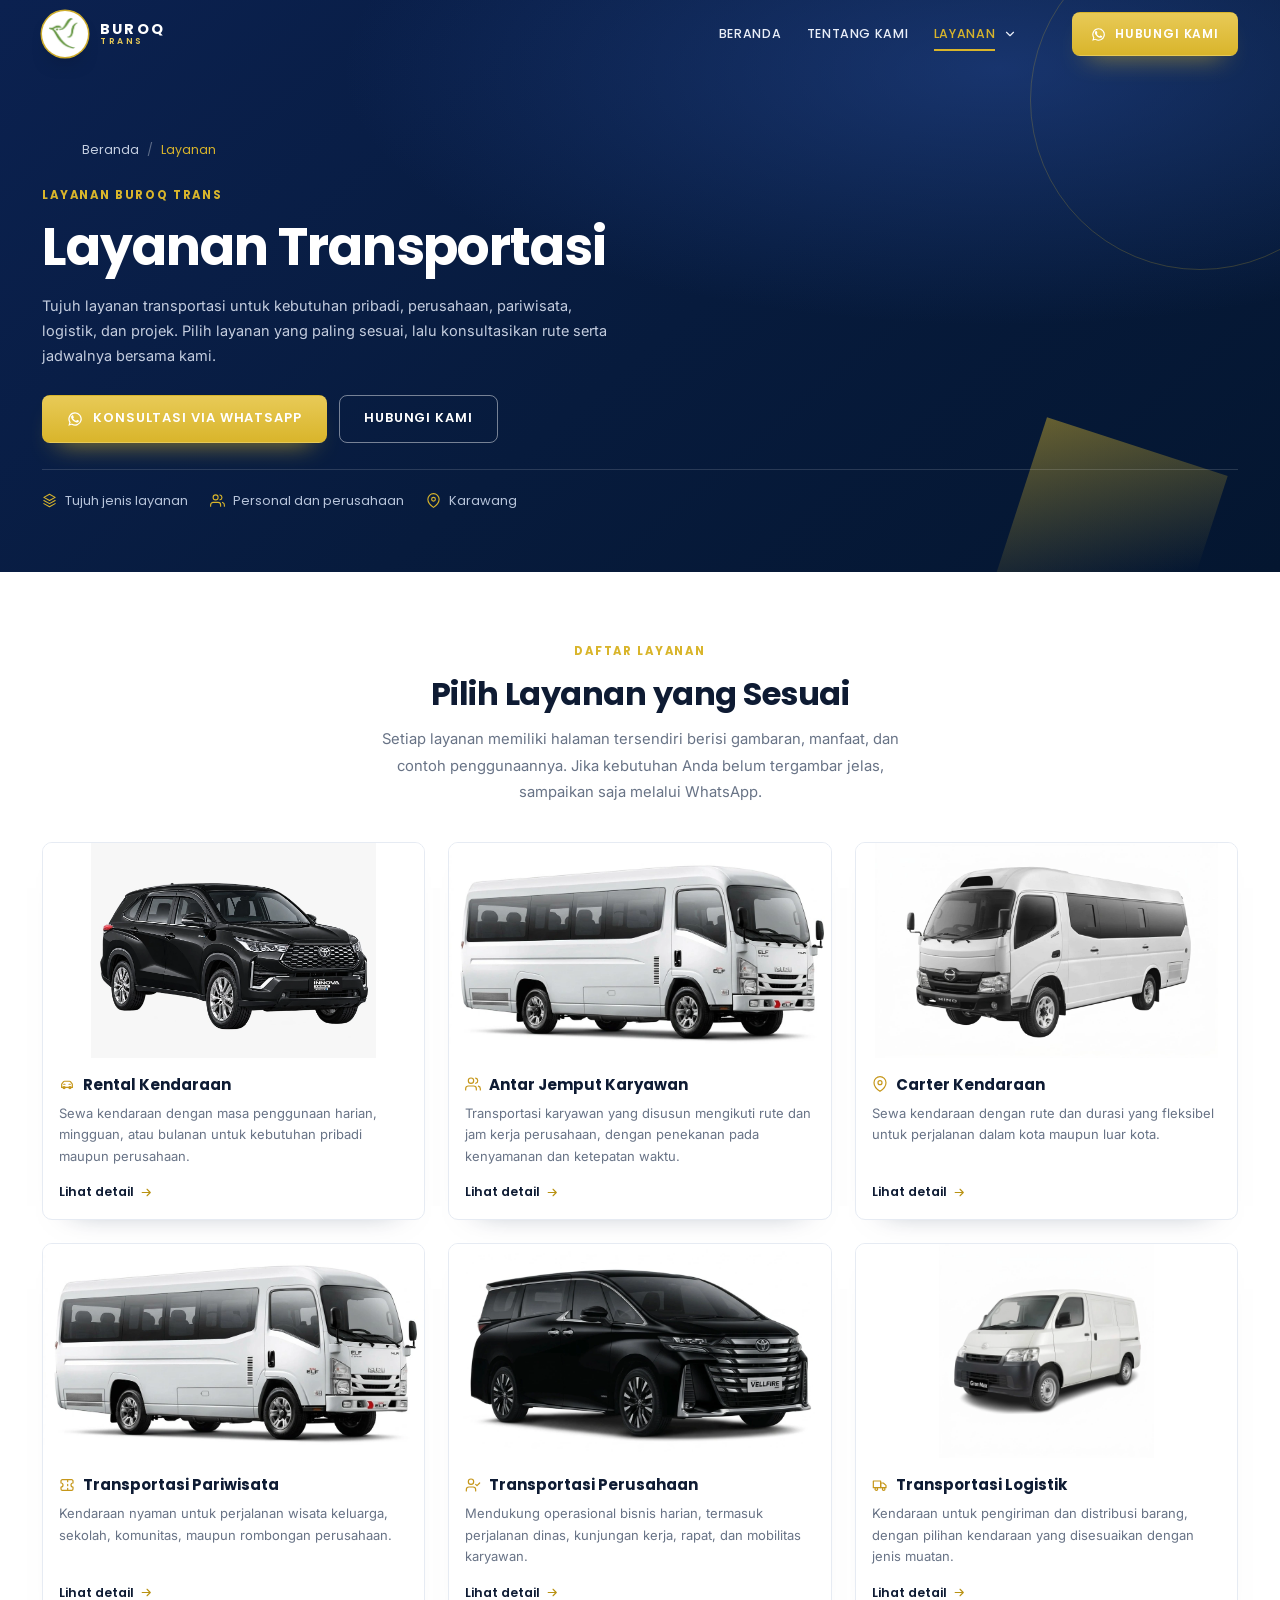
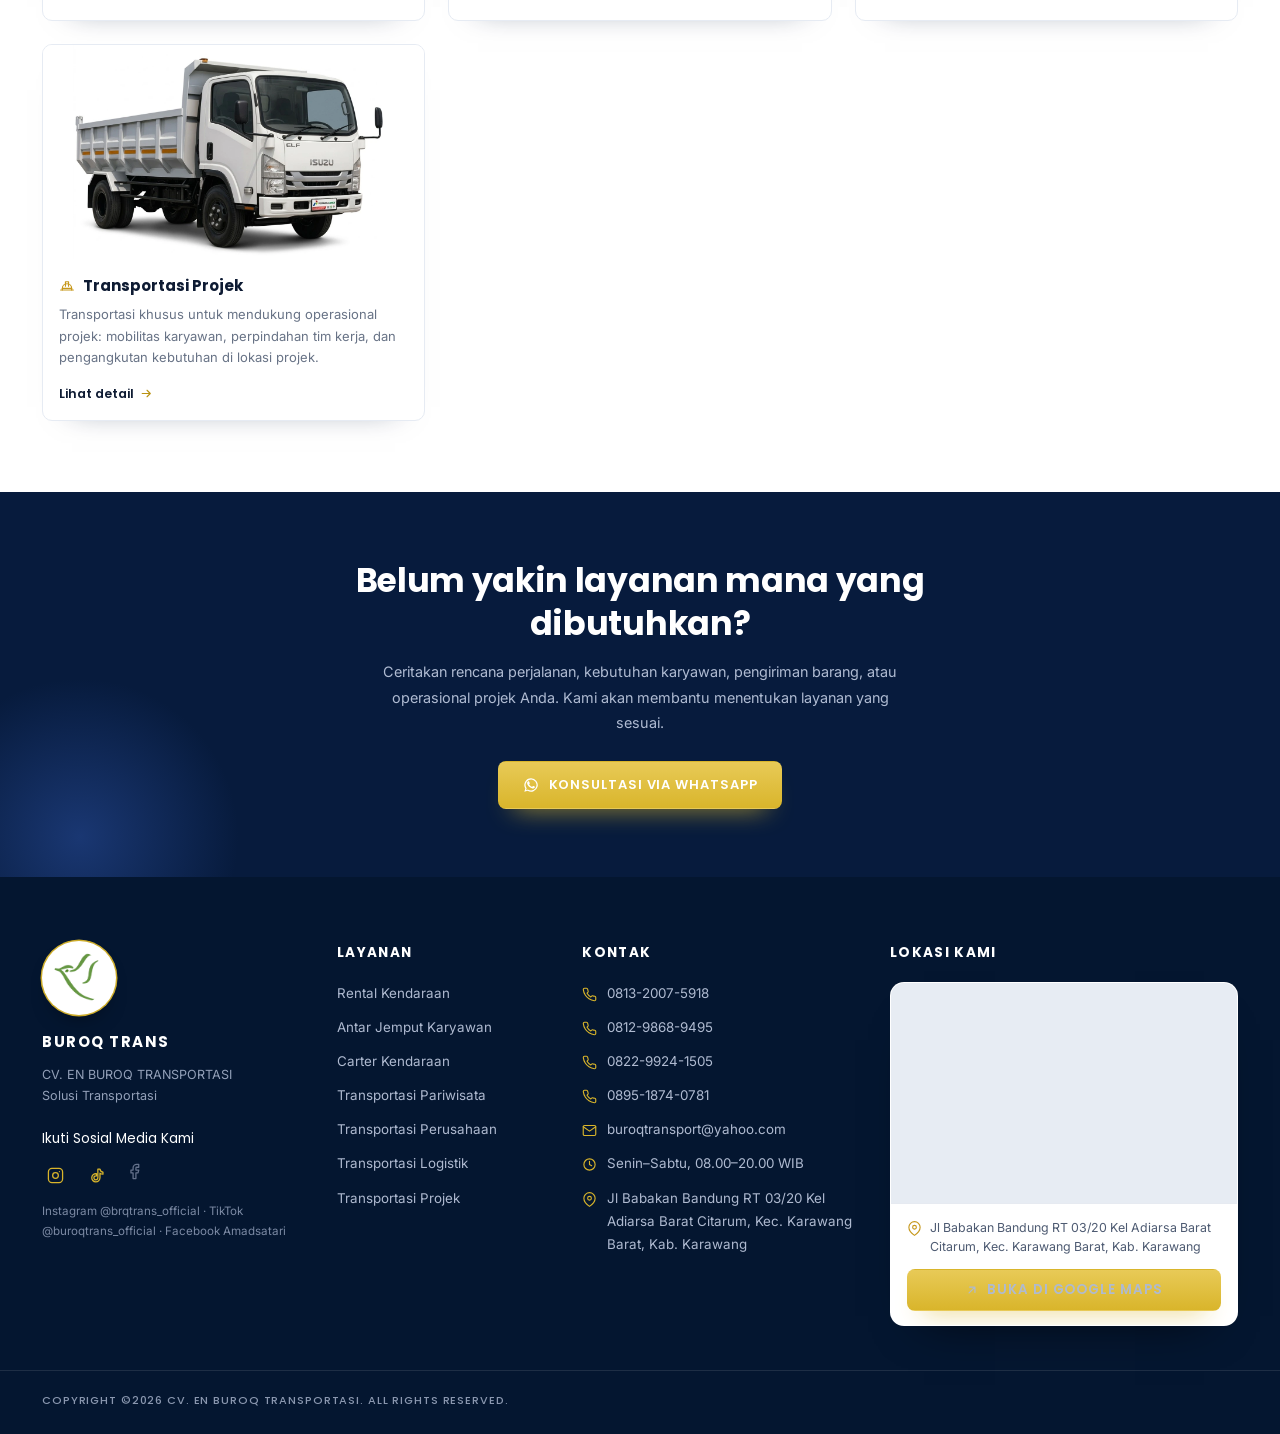
<file: layanan/index.html>
<!DOCTYPE html>
<html lang="id" data-page="layanan" data-base="../">
<head>
<meta charset="UTF-8">
<meta name="viewport" content="width=device-width, initial-scale=1">
<title>Layanan Transportasi — BUROQ TRANS | Tujuh Layanan di Karawang</title>
<meta name="description" content="Daftar tujuh layanan BUROQ TRANS di Karawang: rental kendaraan, antar jemput karyawan, carter, transportasi pariwisata, transportasi perusahaan, logistik, dan transportasi projek.">
<link rel="canonical" href="https://www.buroqtrans.com/layanan/">

<!-- Open Graph / Social Media Link Preview -->
<meta property="og:type" content="website">
<meta property="og:site_name" content="Buroq Trans">
<meta property="og:locale" content="id_ID">
<meta property="og:title" content="Layanan Transportasi — BUROQ TRANS | Tujuh Layanan di Karawang">
<meta property="og:description" content="Daftar tujuh layanan BUROQ TRANS di Karawang: rental kendaraan, antar jemput karyawan, carter, transportasi pariwisata, transportasi perusahaan, logistik, dan transportasi projek.">
<meta property="og:url" content="https://www.buroqtrans.com/layanan/">
<meta property="og:image" content="https://www.buroqtrans.com/assets/photos/og-buroq.png">
<meta property="og:image:secure_url" content="https://www.buroqtrans.com/assets/photos/og-buroq.png">
<meta property="og:image:type" content="image/png">
<meta property="og:image:width" content="1200">
<meta property="og:image:height" content="630">
<meta property="og:image:alt" content="Buroq Trans - Solusi Transportasi Profesional dan Terpercaya">

<!-- Twitter Card -->
<meta name="twitter:card" content="summary_large_image">
<meta name="twitter:title" content="Layanan Transportasi — BUROQ TRANS | Tujuh Layanan di Karawang">
<meta name="twitter:description" content="Daftar tujuh layanan BUROQ TRANS di Karawang: rental kendaraan, antar jemput karyawan, carter, transportasi pariwisata, transportasi perusahaan, logistik, dan transportasi projek.">
<meta name="twitter:image" content="https://www.buroqtrans.com/assets/photos/og-buroq.png">
<meta name="twitter:image:alt" content="Buroq Trans - Solusi Transportasi Profesional dan Terpercaya">

<meta name="theme-color" content="#071B3D">
<link rel="icon" href="../assets/brand/favicon.svg" type="image/svg+xml">
<link rel="icon" type="image/png" href="../assets/brand/logoburoq.png">
<link rel="apple-touch-icon" href="../assets/brand/logoburoq.png">

<link rel="preconnect" href="https://fonts.googleapis.com">
<link rel="preconnect" href="https://fonts.gstatic.com" crossorigin>
<link href="https://fonts.googleapis.com/css2?family=Poppins:wght@500;600;700&family=Inter:wght@400;500;600&display=swap" rel="stylesheet">

<link rel="stylesheet" href="../css/style.css">
<link rel="stylesheet" href="../css/pages.css">
</head>

<body>

<!-- Header, navigation and dropdown are rendered by js/site-shell.js -->
<div data-site-header></div>

<main>

  <section class="page-hero">
    <div class="container-main">
      <nav class="breadcrumb" aria-label="Breadcrumb">
        <ol>
          <li><a href="../">Beranda</a></li>
          <li aria-current="page">Layanan</li>
        </ol>
      </nav>
      <p class="eyebrow">LAYANAN BUROQ TRANS</p>
      <h1 class="page-title">Layanan Transportasi</h1>
      <p class="page-lead">
        Tujuh layanan transportasi untuk kebutuhan pribadi, perusahaan, pariwisata, logistik, dan
        projek. Pilih layanan yang paling sesuai, lalu konsultasikan rute serta jadwalnya bersama kami.
      </p>
      <div class="page-actions">
        <a class="btn btn-gold"
           data-wa-message="Halo BUROQ TRANS, saya ingin konsultasi mengenai kebutuhan transportasi saya.">
          <svg class="ico" aria-hidden="true"><use href="#i-whatsapp"></use></svg>
          <span>Konsultasi via WhatsApp</span>
        </a>
        <a class="btn btn-ghost" href="../#kontak">Hubungi Kami</a>
      </div>
      <ul class="hero-chips">
        <li><svg class="ico" aria-hidden="true"><use href="#i-layers"></use></svg> Tujuh jenis layanan</li>
        <li><svg class="ico" aria-hidden="true"><use href="#i-users"></use></svg> Personal dan perusahaan</li>
        <li><svg class="ico" aria-hidden="true"><use href="#i-pin"></use></svg> Karawang</li>
      </ul>
    </div>
  </section>

  <section class="page-section">
    <div class="container-main">
      <div class="page-head center-head">
        <p class="eyebrow">DAFTAR LAYANAN</p>
        <h2 class="h2">Pilih Layanan yang Sesuai</h2>
        <p class="body-text">
          Setiap layanan memiliki halaman tersendiri berisi gambaran, manfaat, dan contoh penggunaannya.
          Jika kebutuhan Anda belum tergambar jelas, sampaikan saja melalui WhatsApp.
        </p>
      </div>

      <div class="svc-grid" id="servicesGrid">
        <noscript>
          <p class="body-text">
            Layanan BUROQ TRANS: Rental Kendaraan, Antar Jemput Karyawan, Carter Kendaraan,
            Transportasi Pariwisata, Transportasi Perusahaan, Transportasi Logistik, dan
            Transportasi Projek. Hubungi 0813-2007-5918 untuk informasi lebih lanjut.
          </p>
        </noscript>
      </div>
    </div>
  </section>

  <section class="cta-band">
    <div class="container-main">
      <h2>Belum yakin layanan mana yang dibutuhkan?</h2>
      <p>
        Ceritakan rencana perjalanan, kebutuhan karyawan, pengiriman barang, atau operasional projek Anda.
        Kami akan membantu menentukan layanan yang sesuai.
      </p>
      <div class="page-actions">
        <a class="btn btn-gold"
           data-wa-message="Halo BUROQ TRANS, saya ingin konsultasi mengenai kebutuhan transportasi saya.">
          <svg class="ico" aria-hidden="true"><use href="#i-whatsapp"></use></svg>
          <span>Konsultasi via WhatsApp</span>
        </a>
      </div>
    </div>
  </section>

</main>

<!-- Footer is rendered by js/site-shell.js -->
<div data-site-footer></div>

<script src="../js/data.js"></script>
<script src="../js/site-shell.js"></script>
<script src="../js/main.js"></script>
<script src="../js/pages.js"></script>
</body>
</html>
</file>
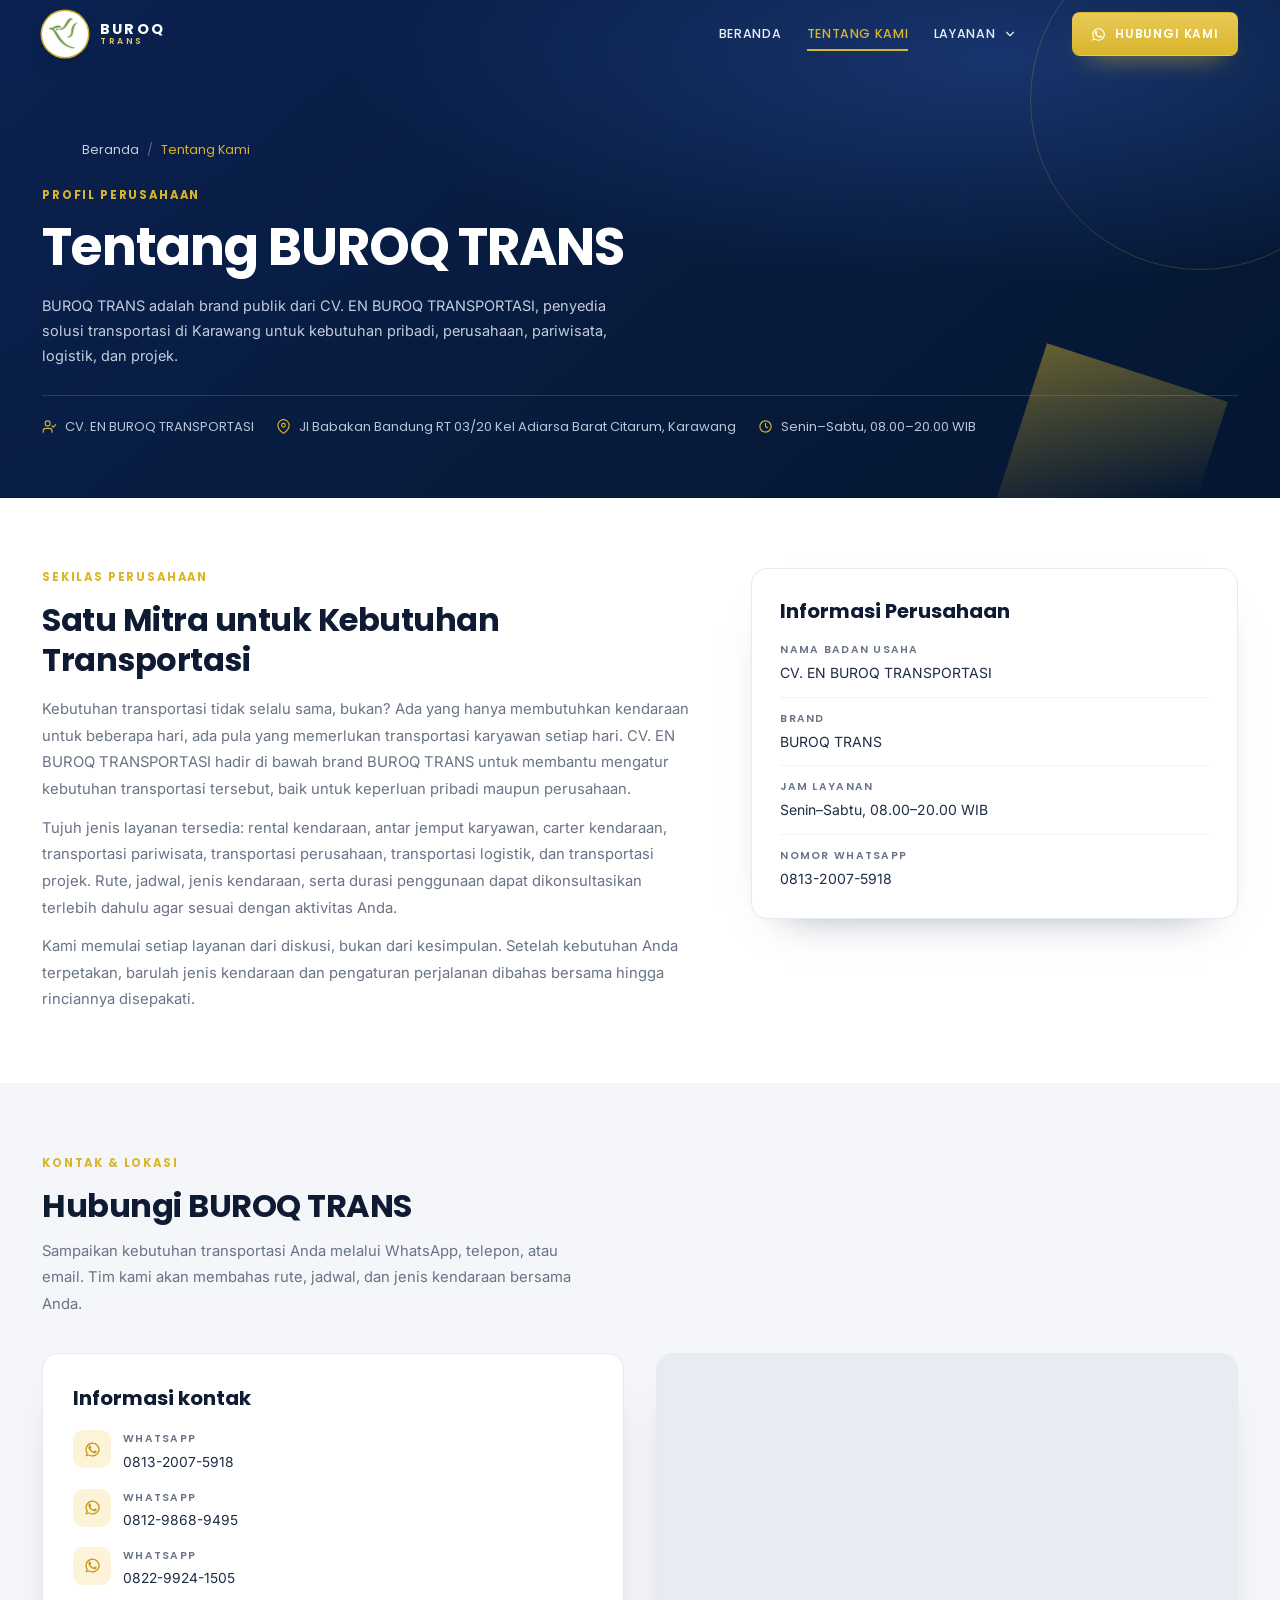
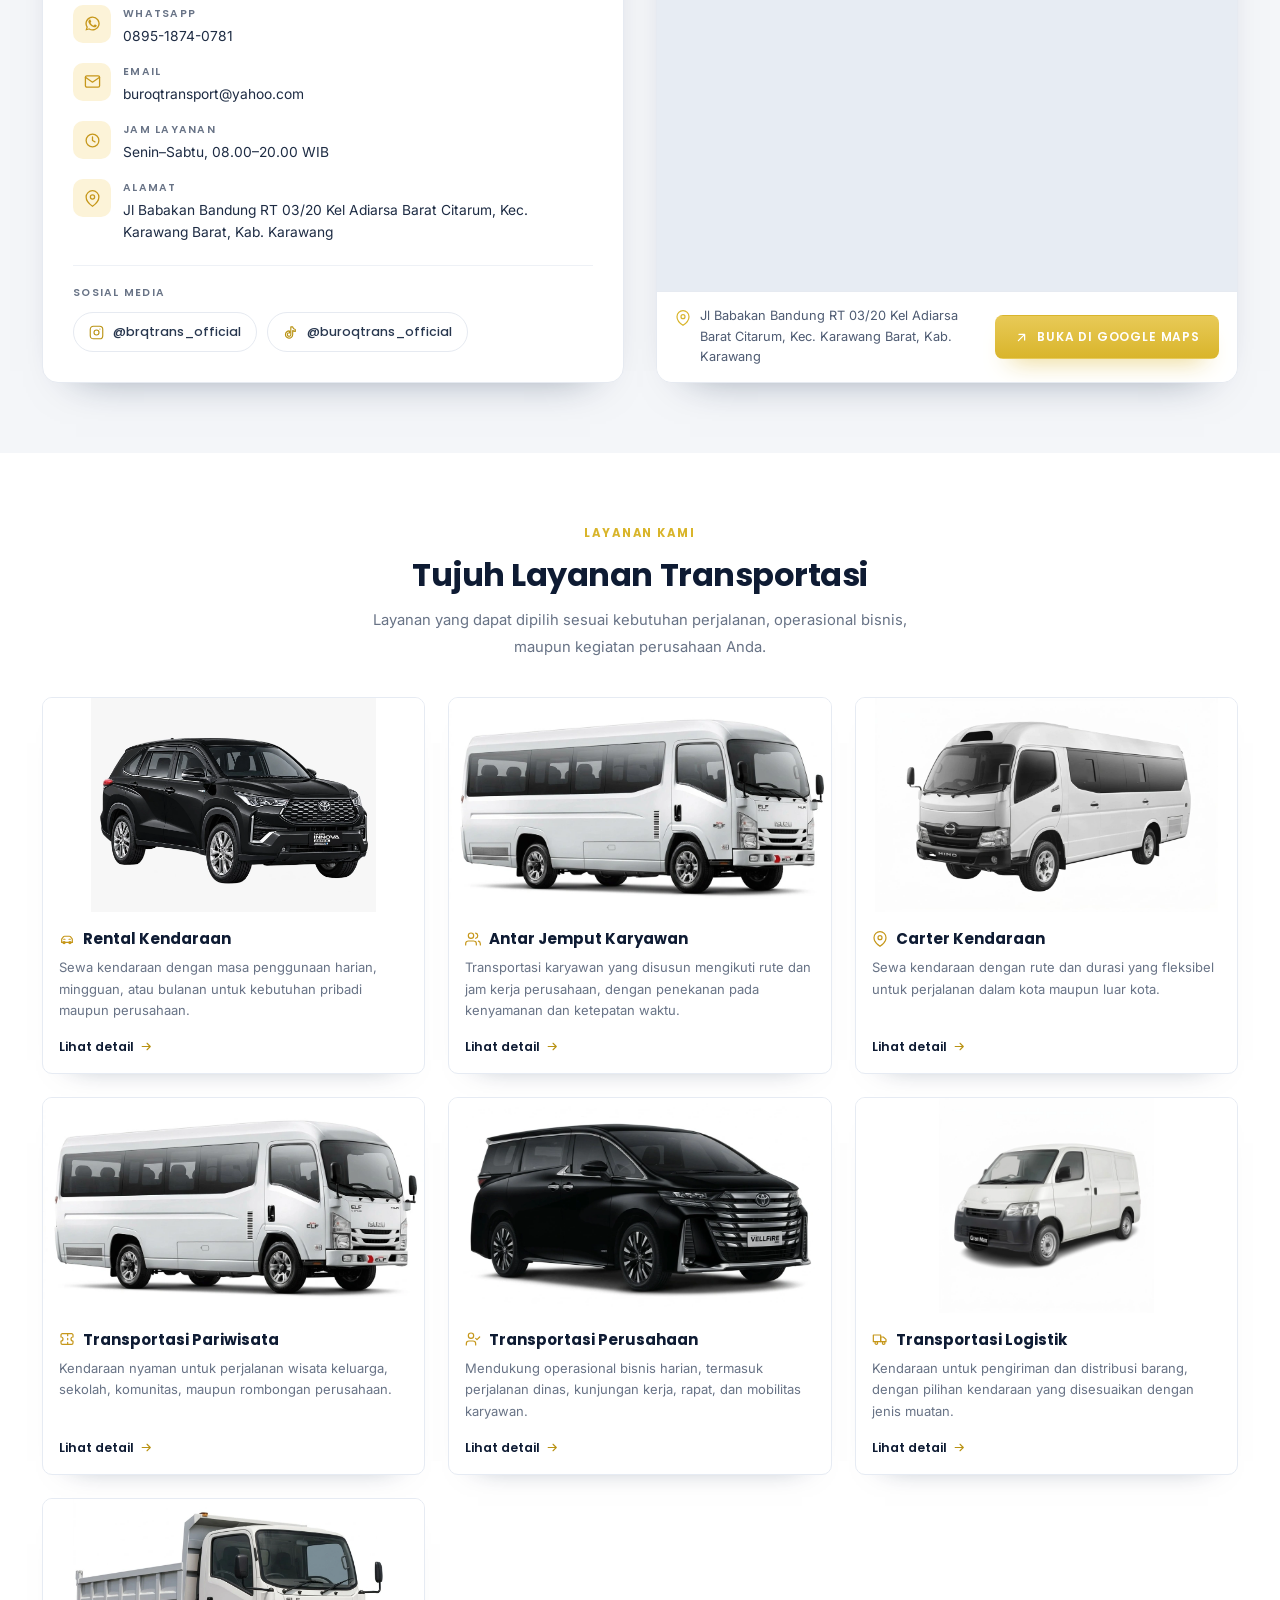
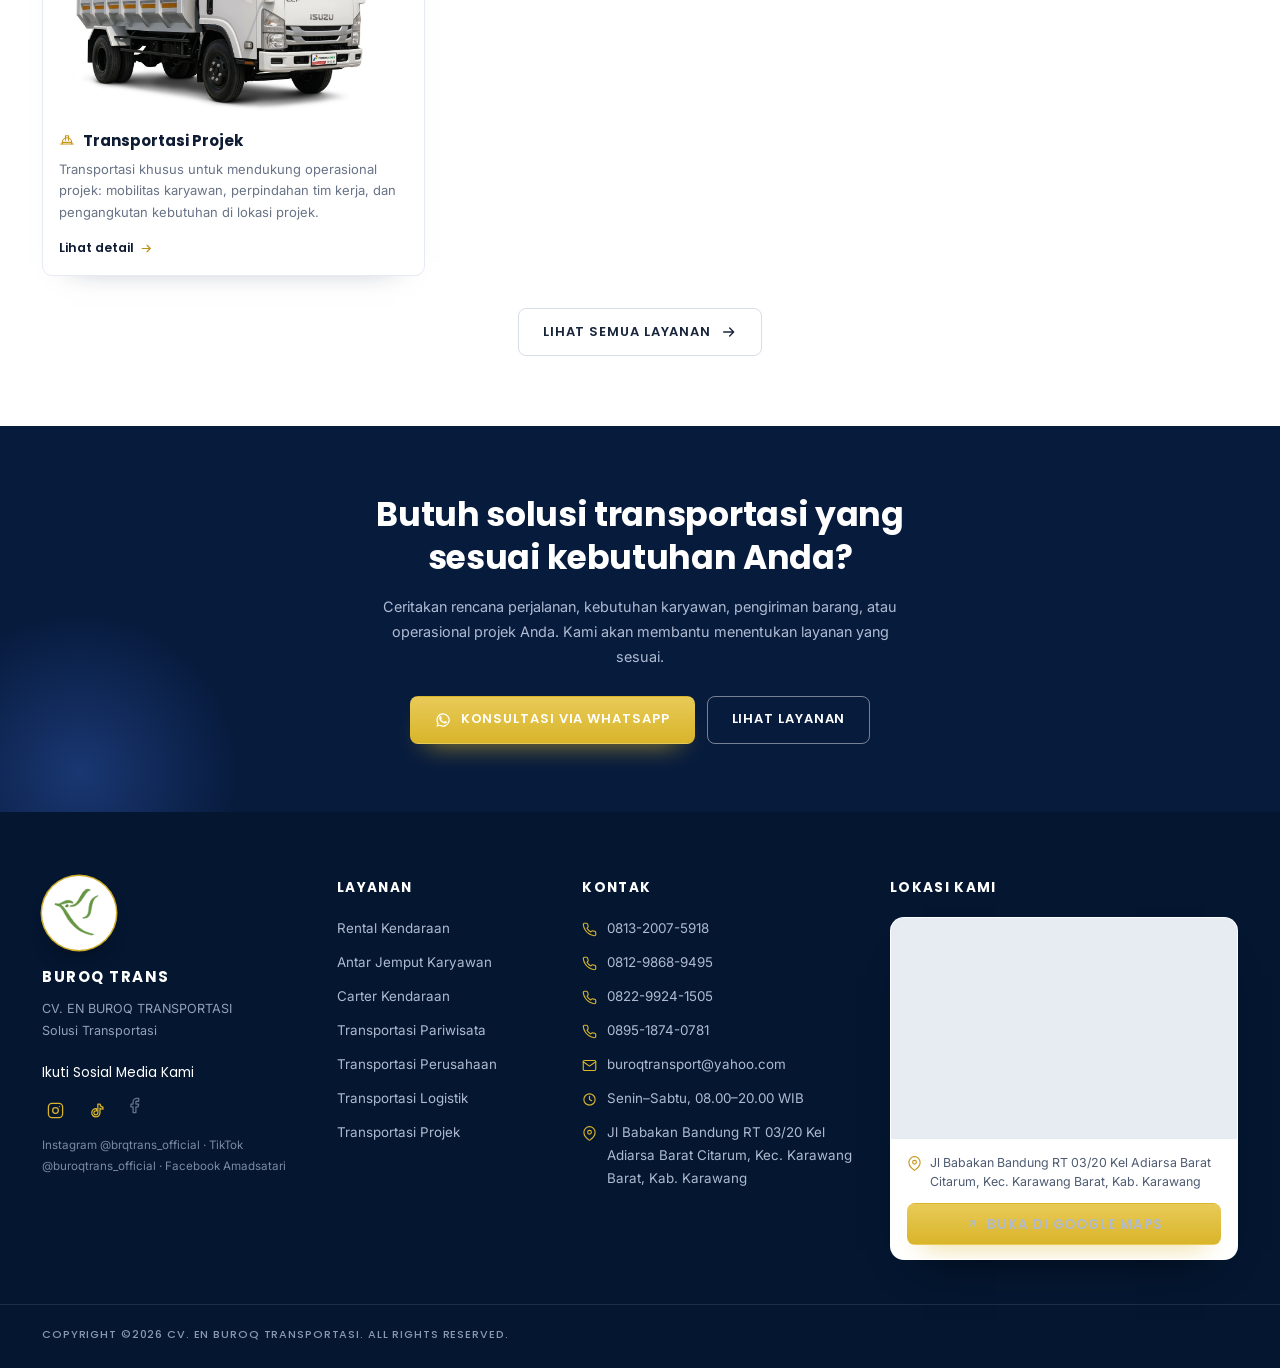
<file: tentang-kami/index.html>
<!DOCTYPE html>
<html lang="id" data-page="tentang" data-base="../">
<head>
<meta charset="UTF-8">
<meta name="viewport" content="width=device-width, initial-scale=1">
<title>Tentang Kami — BUROQ TRANS | CV. EN BUROQ TRANSPORTASI, Karawang</title>
<meta name="description" content="Profil BUROQ TRANS (CV. EN BUROQ TRANSPORTASI), penyedia solusi transportasi di Karawang: gambaran perusahaan, tujuh layanan, kontak resmi, sosial media, dan lokasi.">
<link rel="canonical" href="https://www.buroqtrans.com/tentang-kami/">

<!-- Open Graph / Social Media Link Preview -->
<meta property="og:type" content="website">
<meta property="og:site_name" content="Buroq Trans">
<meta property="og:locale" content="id_ID">
<meta property="og:title" content="Tentang Kami — BUROQ TRANS | CV. EN BUROQ TRANSPORTASI, Karawang">
<meta property="og:description" content="Profil BUROQ TRANS (CV. EN BUROQ TRANSPORTASI), penyedia solusi transportasi di Karawang: gambaran perusahaan, tujuh layanan, kontak resmi, sosial media, dan lokasi.">
<meta property="og:url" content="https://www.buroqtrans.com/tentang-kami/">
<meta property="og:image" content="https://www.buroqtrans.com/assets/photos/og-buroq.png">
<meta property="og:image:secure_url" content="https://www.buroqtrans.com/assets/photos/og-buroq.png">
<meta property="og:image:type" content="image/png">
<meta property="og:image:width" content="1200">
<meta property="og:image:height" content="630">
<meta property="og:image:alt" content="Buroq Trans - Solusi Transportasi Profesional dan Terpercaya">

<!-- Twitter Card -->
<meta name="twitter:card" content="summary_large_image">
<meta name="twitter:title" content="Tentang Kami — BUROQ TRANS | CV. EN BUROQ TRANSPORTASI, Karawang">
<meta name="twitter:description" content="Profil BUROQ TRANS (CV. EN BUROQ TRANSPORTASI), penyedia solusi transportasi di Karawang: gambaran perusahaan, tujuh layanan, kontak resmi, sosial media, dan lokasi.">
<meta name="twitter:image" content="https://www.buroqtrans.com/assets/photos/og-buroq.png">
<meta name="twitter:image:alt" content="Buroq Trans - Solusi Transportasi Profesional dan Terpercaya">

<meta name="theme-color" content="#071B3D">
<link rel="icon" href="../assets/brand/favicon.svg" type="image/svg+xml">
<link rel="icon" type="image/png" href="../assets/brand/logoburoq.png">
<link rel="apple-touch-icon" href="../assets/brand/logoburoq.png">

<link rel="preconnect" href="https://fonts.googleapis.com">
<link rel="preconnect" href="https://fonts.gstatic.com" crossorigin>
<link href="https://fonts.googleapis.com/css2?family=Poppins:wght@500;600;700&family=Inter:wght@400;500;600&display=swap" rel="stylesheet">

<link rel="stylesheet" href="../css/style.css">
<link rel="stylesheet" href="../css/pages.css">
</head>

<body>

<!-- Header, navigation and dropdown are rendered by js/site-shell.js -->
<div data-site-header></div>

<main>

  <section class="page-hero">
    <div class="container-main">
      <nav class="breadcrumb" aria-label="Breadcrumb">
        <ol>
          <li><a href="../">Beranda</a></li>
          <li aria-current="page">Tentang Kami</li>
        </ol>
      </nav>
      <p class="eyebrow">PROFIL PERUSAHAAN</p>
      <h1 class="page-title">Tentang BUROQ TRANS</h1>
      <p class="page-lead">
        BUROQ TRANS adalah brand publik dari <span data-bind="legalName">CV. EN BUROQ TRANSPORTASI</span>,
        penyedia solusi transportasi di Karawang untuk kebutuhan pribadi, perusahaan, pariwisata,
        logistik, dan projek.
      </p>
      <ul class="hero-chips">
        <li><svg class="ico" aria-hidden="true"><use href="#i-badge"></use></svg> <span data-bind="legalName"></span></li>
        <li><svg class="ico" aria-hidden="true"><use href="#i-pin"></use></svg> <span data-bind="cityAddress"></span></li>
        <li><svg class="ico" aria-hidden="true"><use href="#i-clock"></use></svg> <span data-bind="hours"></span></li>
      </ul>
    </div>
  </section>

  <section class="page-section">
    <div class="container-main about-intro">
      <div>
        <p class="eyebrow">SEKILAS PERUSAHAAN</p>
        <h2 class="h2">Satu Mitra untuk Kebutuhan Transportasi</h2>
        <p class="body-text">
          Kebutuhan transportasi tidak selalu sama, bukan? Ada yang hanya membutuhkan kendaraan untuk
          beberapa hari, ada pula yang memerlukan transportasi karyawan setiap hari. <span data-bind="legalName"></span>
          hadir di bawah brand <span data-bind="businessName"></span> untuk membantu mengatur kebutuhan
          transportasi tersebut, baik untuk keperluan pribadi maupun perusahaan.
        </p>
        <p class="body-text">
          Tujuh jenis layanan tersedia: rental kendaraan, antar jemput karyawan, carter kendaraan,
          transportasi pariwisata, transportasi perusahaan, transportasi logistik, dan transportasi projek.
          Rute, jadwal, jenis kendaraan, serta durasi penggunaan dapat dikonsultasikan terlebih dahulu
          agar sesuai dengan aktivitas Anda.
        </p>
        <p class="body-text">
          Kami memulai setiap layanan dari diskusi, bukan dari kesimpulan. Setelah kebutuhan Anda
          terpetakan, barulah jenis kendaraan dan pengaturan perjalanan dibahas bersama hingga
          rinciannya disepakati.
        </p>
      </div>

      <aside class="fact-card">
        <h2 class="h3">Informasi Perusahaan</h2>
        <dl class="fact-list">
          <div>
            <dt>Nama badan usaha</dt>
            <dd><span data-bind="legalName"></span></dd>
          </div>
          <div>
            <dt>Brand</dt>
            <dd>BUROQ TRANS</dd>
          </div>
          <div>
            <dt>Jam layanan</dt>
            <dd><span data-bind="hours"></span></dd>
          </div>
          <div>
            <dt>Nomor WhatsApp</dt>
            <dd><span data-bind="phone"></span></dd>
          </div>
        </dl>
      </aside>
    </div>
  </section>

  <!-- Kontak & lokasi sengaja berada tepat di bawah sekilas perusahaan;
       latar surface menjaga pemisahan visual dari section putih di atasnya. -->
  <section class="page-section page-section--surface" id="kontak-perusahaan">
    <div class="container-main">
      <div class="page-head">
        <p class="eyebrow">KONTAK &amp; LOKASI</p>
        <h2 class="h2">Hubungi BUROQ TRANS</h2>
        <p class="body-text">
          Sampaikan kebutuhan transportasi Anda melalui WhatsApp, telepon, atau email. Tim kami akan
          membahas rute, jadwal, dan jenis kendaraan bersama Anda.
        </p>
      </div>

      <div class="contact-grid">
        <div class="contact-card">
          <h3 class="h3">Informasi kontak</h3>
          <ul class="contact-list" id="aboutContact">
            <li>
              <span class="c-ico"><svg class="ico" aria-hidden="true"><use href="#i-phone"></use></svg></span>
              <span>
                <span class="c-label">Telepon / WhatsApp</span>
                <span class="c-value">0813-2007-5918</span>
              </span>
            </li>
            <li>
              <span class="c-ico"><svg class="ico" aria-hidden="true"><use href="#i-mail"></use></svg></span>
              <span>
                <span class="c-label">Email</span>
                <span class="c-value">buroqtransport@yahoo.com</span>
              </span>
            </li>
          </ul>
          <div class="social-block">
            <p class="social-label">Sosial media</p>
            <div class="social-row" id="aboutSocial"></div>
          </div>
        </div>

        <div class="map-panel" id="aboutMap">
          <div class="map-slot">
            <span class="map-slot-ico"><svg class="ico" aria-hidden="true"><use href="#i-pin"></use></svg></span>
            <h3 class="h3">Lokasi BUROQ TRANS</h3>
            <p class="body-text">
              Jl Babakan Bandung RT 03/20 Kel Adiarsa Barat Citarum, Kec. Karawang Barat,
              Kab. Karawang
            </p>
          </div>
        </div>
      </div>
    </div>
  </section>

  <section class="page-section">
    <div class="container-main">
      <div class="page-head center-head">
        <p class="eyebrow">LAYANAN KAMI</p>
        <h2 class="h2">Tujuh Layanan Transportasi</h2>
        <p class="body-text">
          Layanan yang dapat dipilih sesuai kebutuhan perjalanan, operasional bisnis, maupun
          kegiatan perusahaan Anda.
        </p>
      </div>

      <div class="svc-grid" id="aboutServices">
        <noscript>
          <p class="body-text">
            Layanan BUROQ TRANS: Rental Kendaraan, Antar Jemput Karyawan, Carter Kendaraan,
            Transportasi Pariwisata, Transportasi Perusahaan, Transportasi Logistik, dan
            Transportasi Projek.
          </p>
        </noscript>
      </div>

      <div class="section-cta">
        <a class="btn btn-outline-dark" href="../layanan/">
          Lihat semua layanan
          <svg class="ico" aria-hidden="true"><use href="#i-arrow-right"></use></svg>
        </a>
      </div>
    </div>
  </section>

  <section class="cta-band">
    <div class="container-main">
      <h2>Butuh solusi transportasi yang sesuai kebutuhan Anda?</h2>
      <p>
        Ceritakan rencana perjalanan, kebutuhan karyawan, pengiriman barang, atau operasional projek
        Anda. Kami akan membantu menentukan layanan yang sesuai.
      </p>
      <div class="page-actions">
        <a class="btn btn-gold"
           data-wa-message="Halo BUROQ TRANS, saya ingin konsultasi mengenai kebutuhan transportasi saya.">
          <svg class="ico" aria-hidden="true"><use href="#i-whatsapp"></use></svg>
          <span>Konsultasi via WhatsApp</span>
        </a>
        <a class="btn btn-ghost" href="../layanan/">Lihat Layanan</a>
      </div>
    </div>
  </section>

</main>

<!-- Footer is rendered by js/site-shell.js -->
<div data-site-footer></div>

<script src="../js/data.js"></script>
<script src="../js/site-shell.js"></script>
<script src="../js/main.js"></script>
<script src="../js/pages.js"></script>
</body>
</html>
</file>
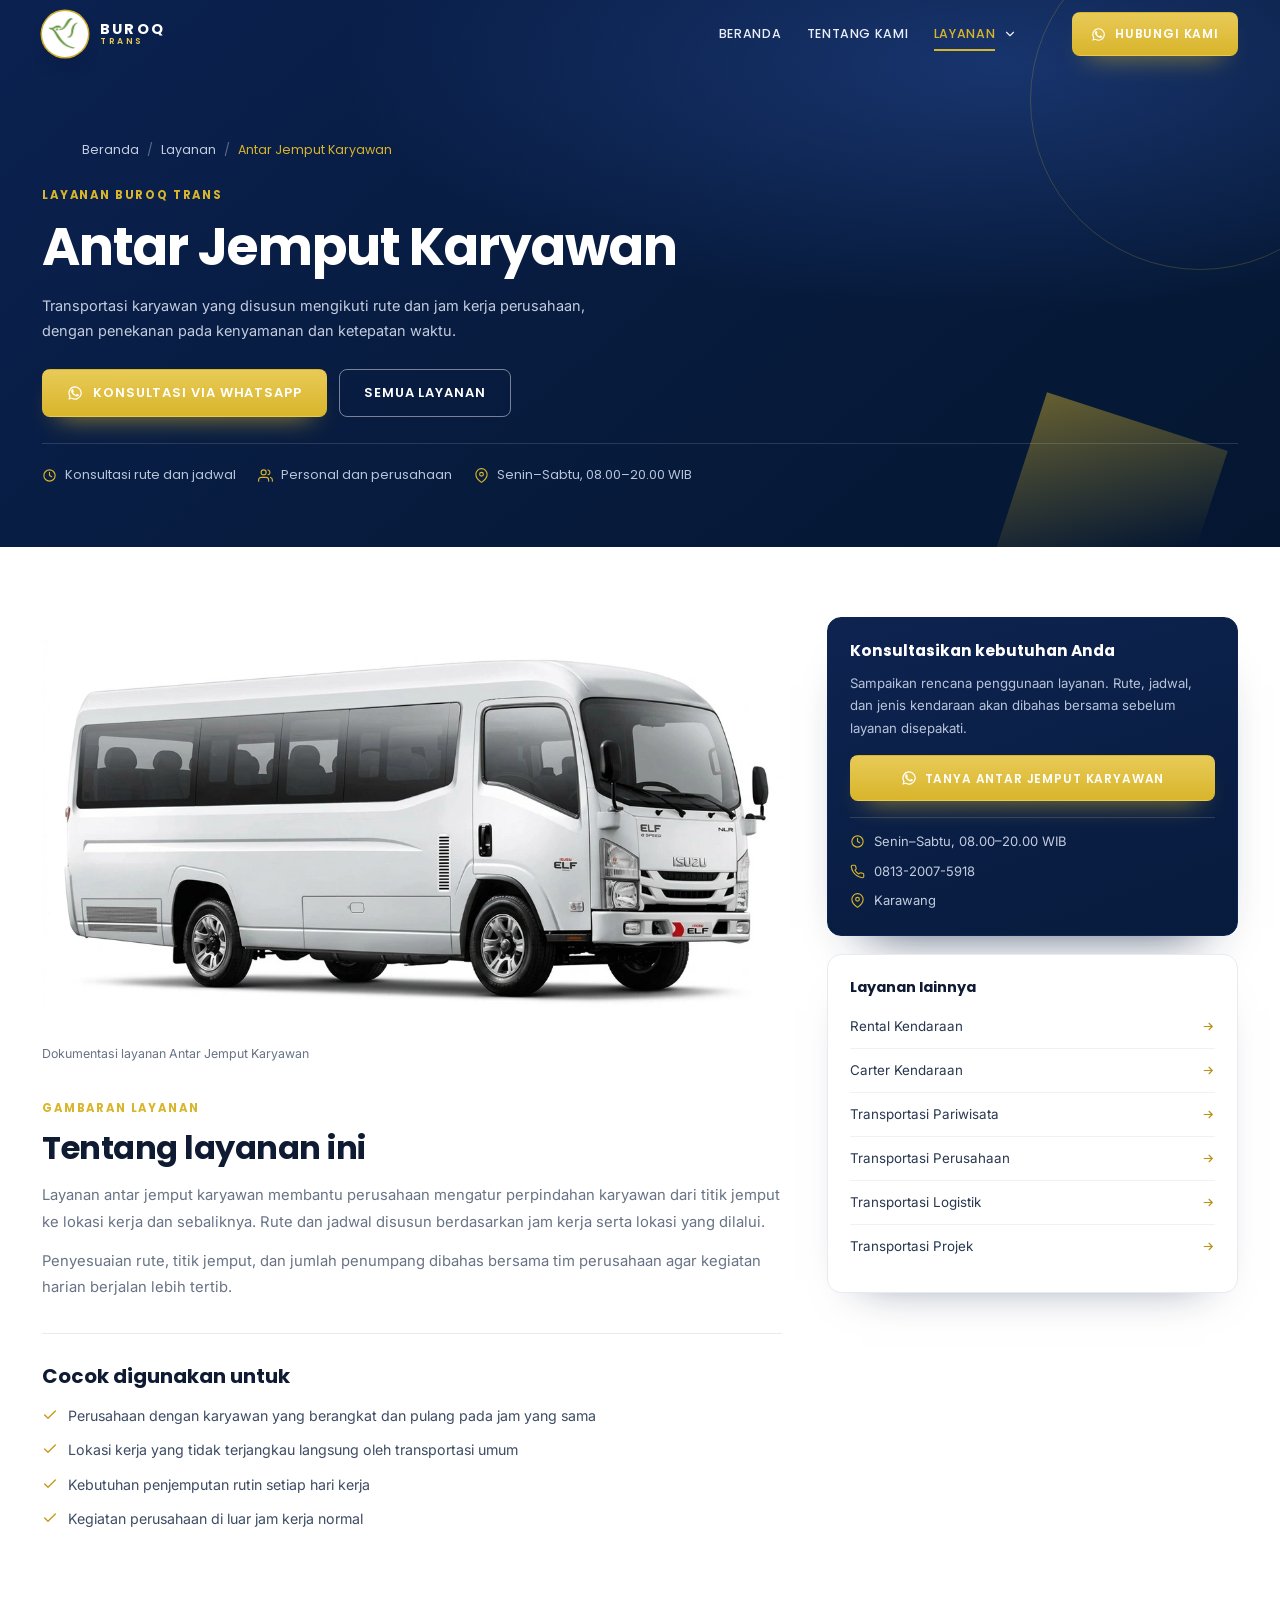
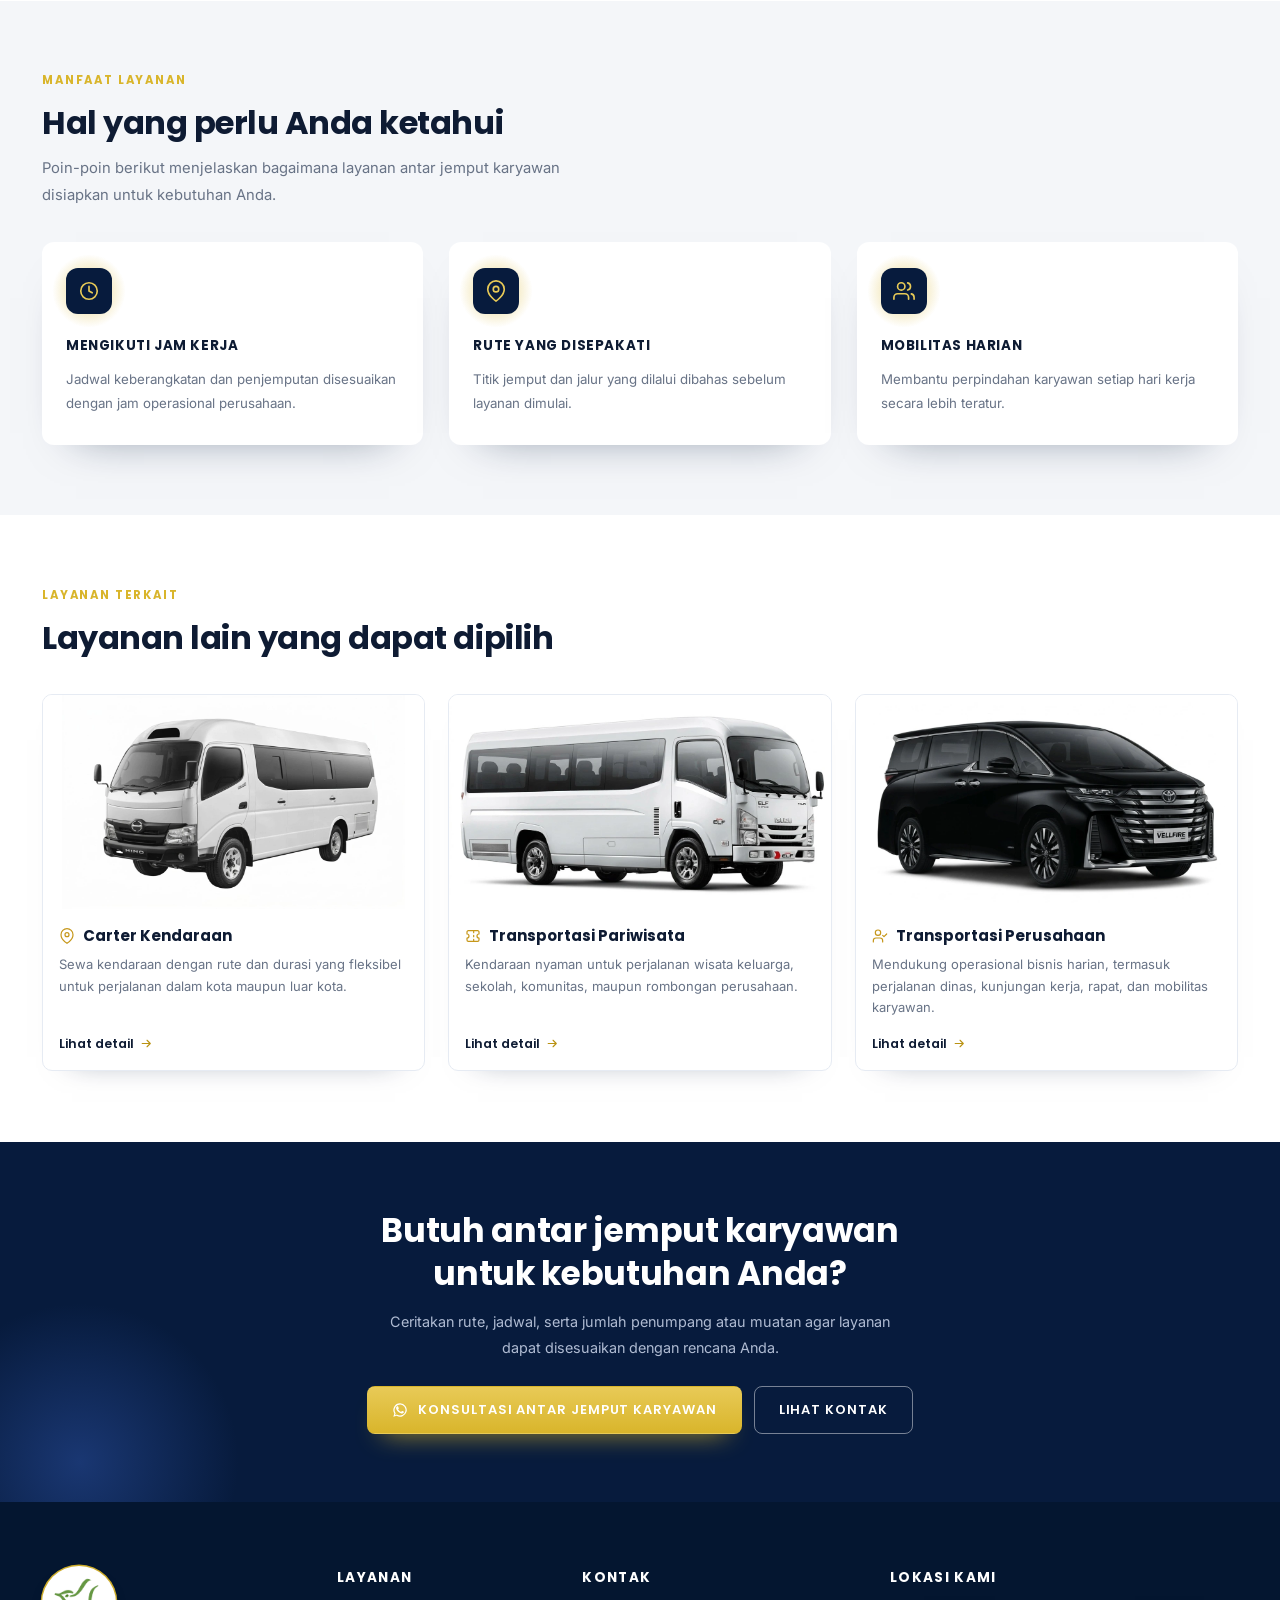
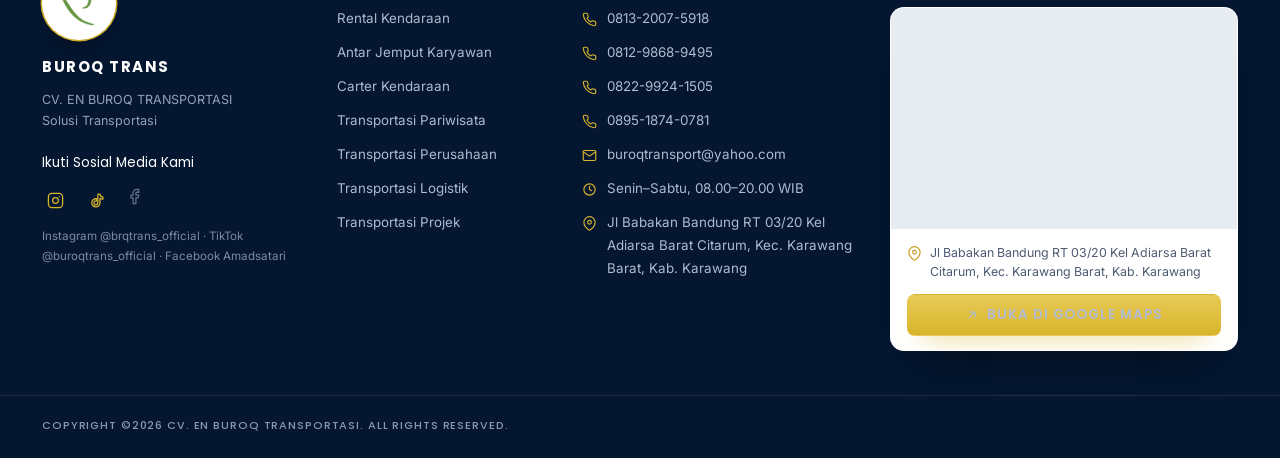
<file: layanan/antar-jemput/index.html>
<!DOCTYPE html>
<html lang="id" data-page="service" data-base="../../">
<head>
<meta charset="UTF-8">
<meta name="viewport" content="width=device-width, initial-scale=1">
<title>Antar Jemput Karyawan — BUROQ TRANS | Transportasi Karyawan Perusahaan</title>
<meta name="description" content="Layanan antar jemput karyawan BUROQ TRANS dengan rute dan jadwal yang disusun mengikuti jam kerja perusahaan. Konsultasikan kebutuhan tim Anda di Karawang.">
<link rel="canonical" href="https://www.buroqtrans.com/layanan/antar-jemput/">

<!-- Open Graph / Social Media Link Preview -->
<meta property="og:type" content="website">
<meta property="og:site_name" content="Buroq Trans">
<meta property="og:locale" content="id_ID">
<meta property="og:title" content="Antar Jemput Karyawan — BUROQ TRANS | Transportasi Karyawan Perusahaan">
<meta property="og:description" content="Layanan antar jemput karyawan BUROQ TRANS dengan rute dan jadwal yang disusun mengikuti jam kerja perusahaan. Konsultasikan kebutuhan tim Anda di Karawang.">
<meta property="og:url" content="https://www.buroqtrans.com/layanan/antar-jemput/">
<meta property="og:image" content="https://www.buroqtrans.com/assets/photos/og-buroq.png">
<meta property="og:image:secure_url" content="https://www.buroqtrans.com/assets/photos/og-buroq.png">
<meta property="og:image:type" content="image/png">
<meta property="og:image:width" content="1200">
<meta property="og:image:height" content="630">
<meta property="og:image:alt" content="Buroq Trans - Solusi Transportasi Profesional dan Terpercaya">

<!-- Twitter Card -->
<meta name="twitter:card" content="summary_large_image">
<meta name="twitter:title" content="Antar Jemput Karyawan — BUROQ TRANS | Transportasi Karyawan Perusahaan">
<meta name="twitter:description" content="Layanan antar jemput karyawan BUROQ TRANS dengan rute dan jadwal yang disusun mengikuti jam kerja perusahaan. Konsultasikan kebutuhan tim Anda di Karawang.">
<meta name="twitter:image" content="https://www.buroqtrans.com/assets/photos/og-buroq.png">
<meta name="twitter:image:alt" content="Buroq Trans - Solusi Transportasi Profesional dan Terpercaya">

<meta name="theme-color" content="#071B3D">
<link rel="icon" href="../../assets/brand/favicon.svg" type="image/svg+xml">
<link rel="icon" type="image/png" href="../../assets/brand/logoburoq.png">
<link rel="apple-touch-icon" href="../../assets/brand/logoburoq.png">

<link rel="preconnect" href="https://fonts.googleapis.com">
<link rel="preconnect" href="https://fonts.gstatic.com" crossorigin>
<link href="https://fonts.googleapis.com/css2?family=Poppins:wght@500;600;700&family=Inter:wght@400;500;600&display=swap" rel="stylesheet">

<link rel="stylesheet" href="../../css/style.css">
<link rel="stylesheet" href="../../css/pages.css">
</head>

<body data-service="antar-jemput">

<!-- Header, navigation and dropdown are rendered by js/site-shell.js -->
<div data-site-header></div>

<main id="serviceMain">
  <noscript>
    <section class="page-hero">
      <div class="container-main">
        <h1 class="page-title">Antar Jemput Karyawan</h1>
        <p class="page-lead">
          Transportasi karyawan yang disusun mengikuti rute dan jam kerja perusahaan.
          Hubungi BUROQ TRANS di 0813-2007-5918.
        </p>
      </div>
    </section>
  </noscript>
</main>

<!-- Footer is rendered by js/site-shell.js -->
<div data-site-footer></div>

<script src="../../js/data.js"></script>
<script src="../../js/site-shell.js"></script>
<script src="../../js/main.js"></script>
<script src="../../js/pages.js"></script>
</body>
</html>
</file>
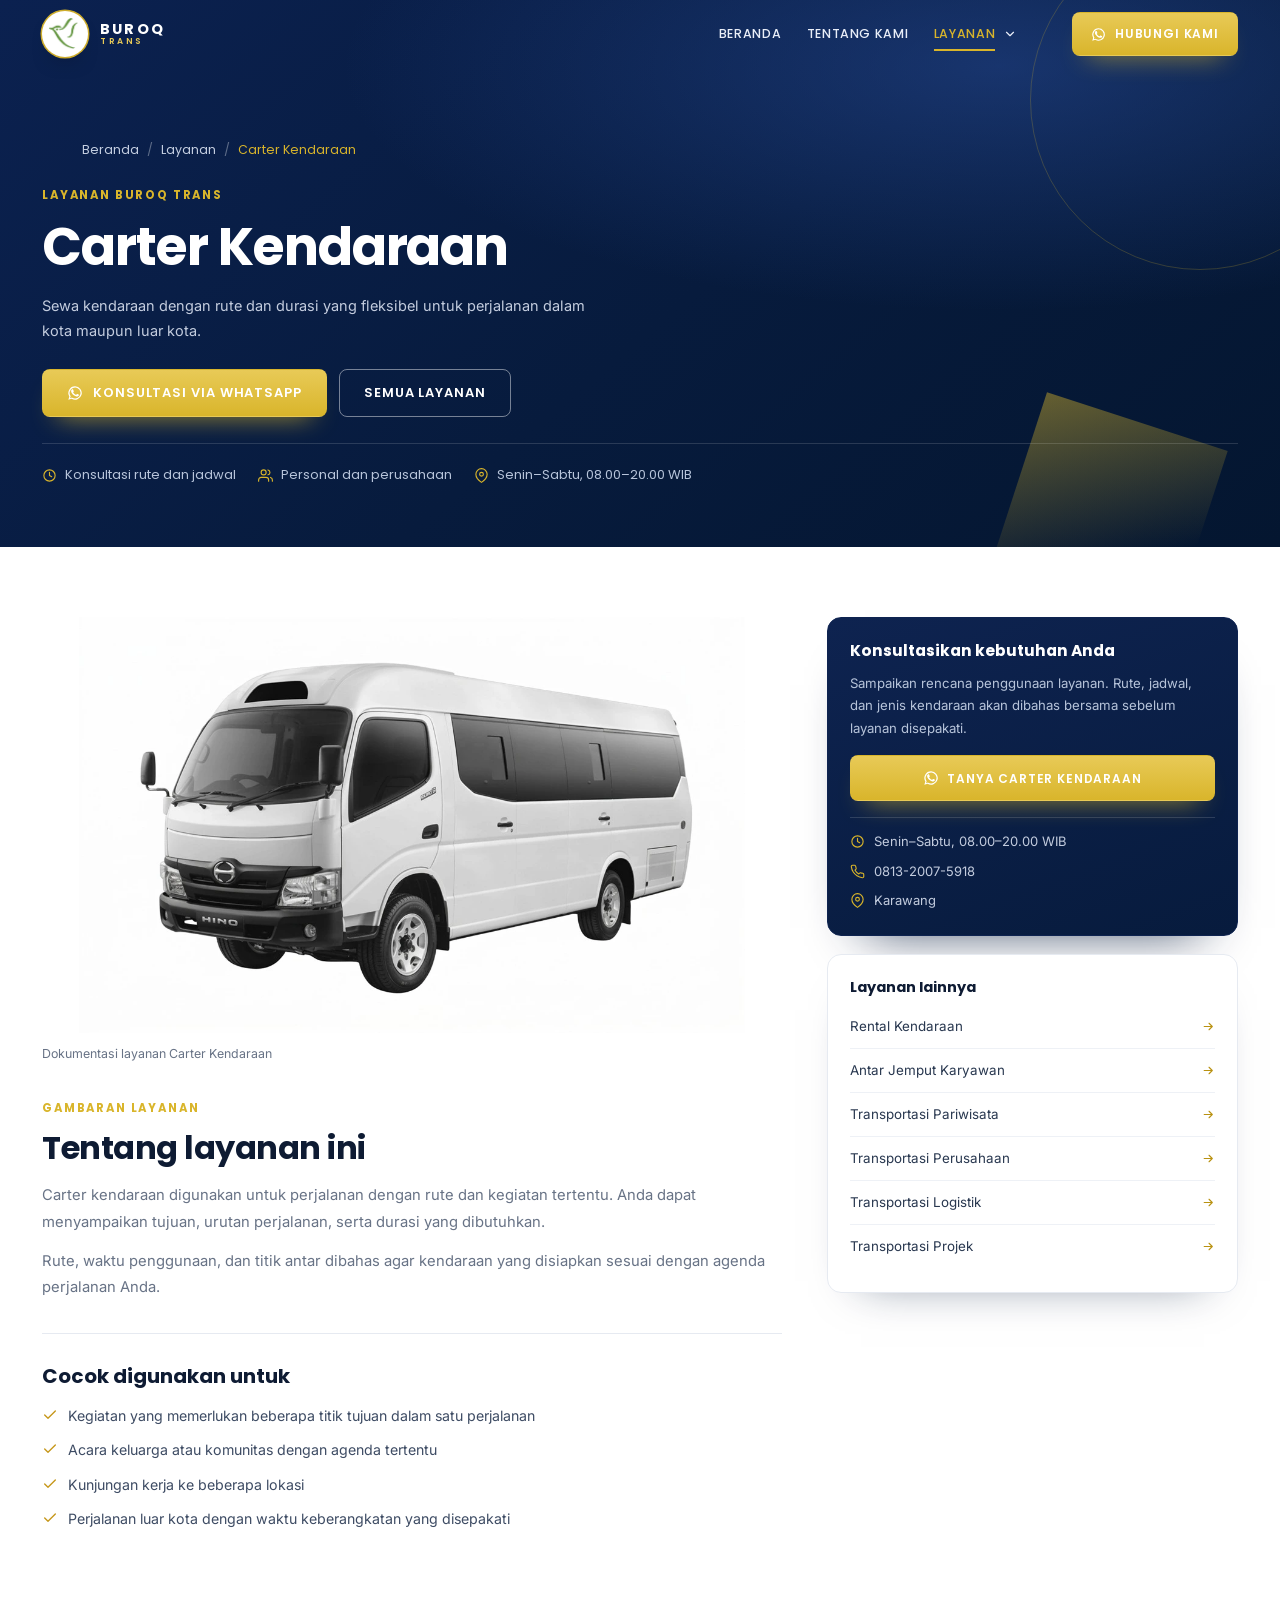
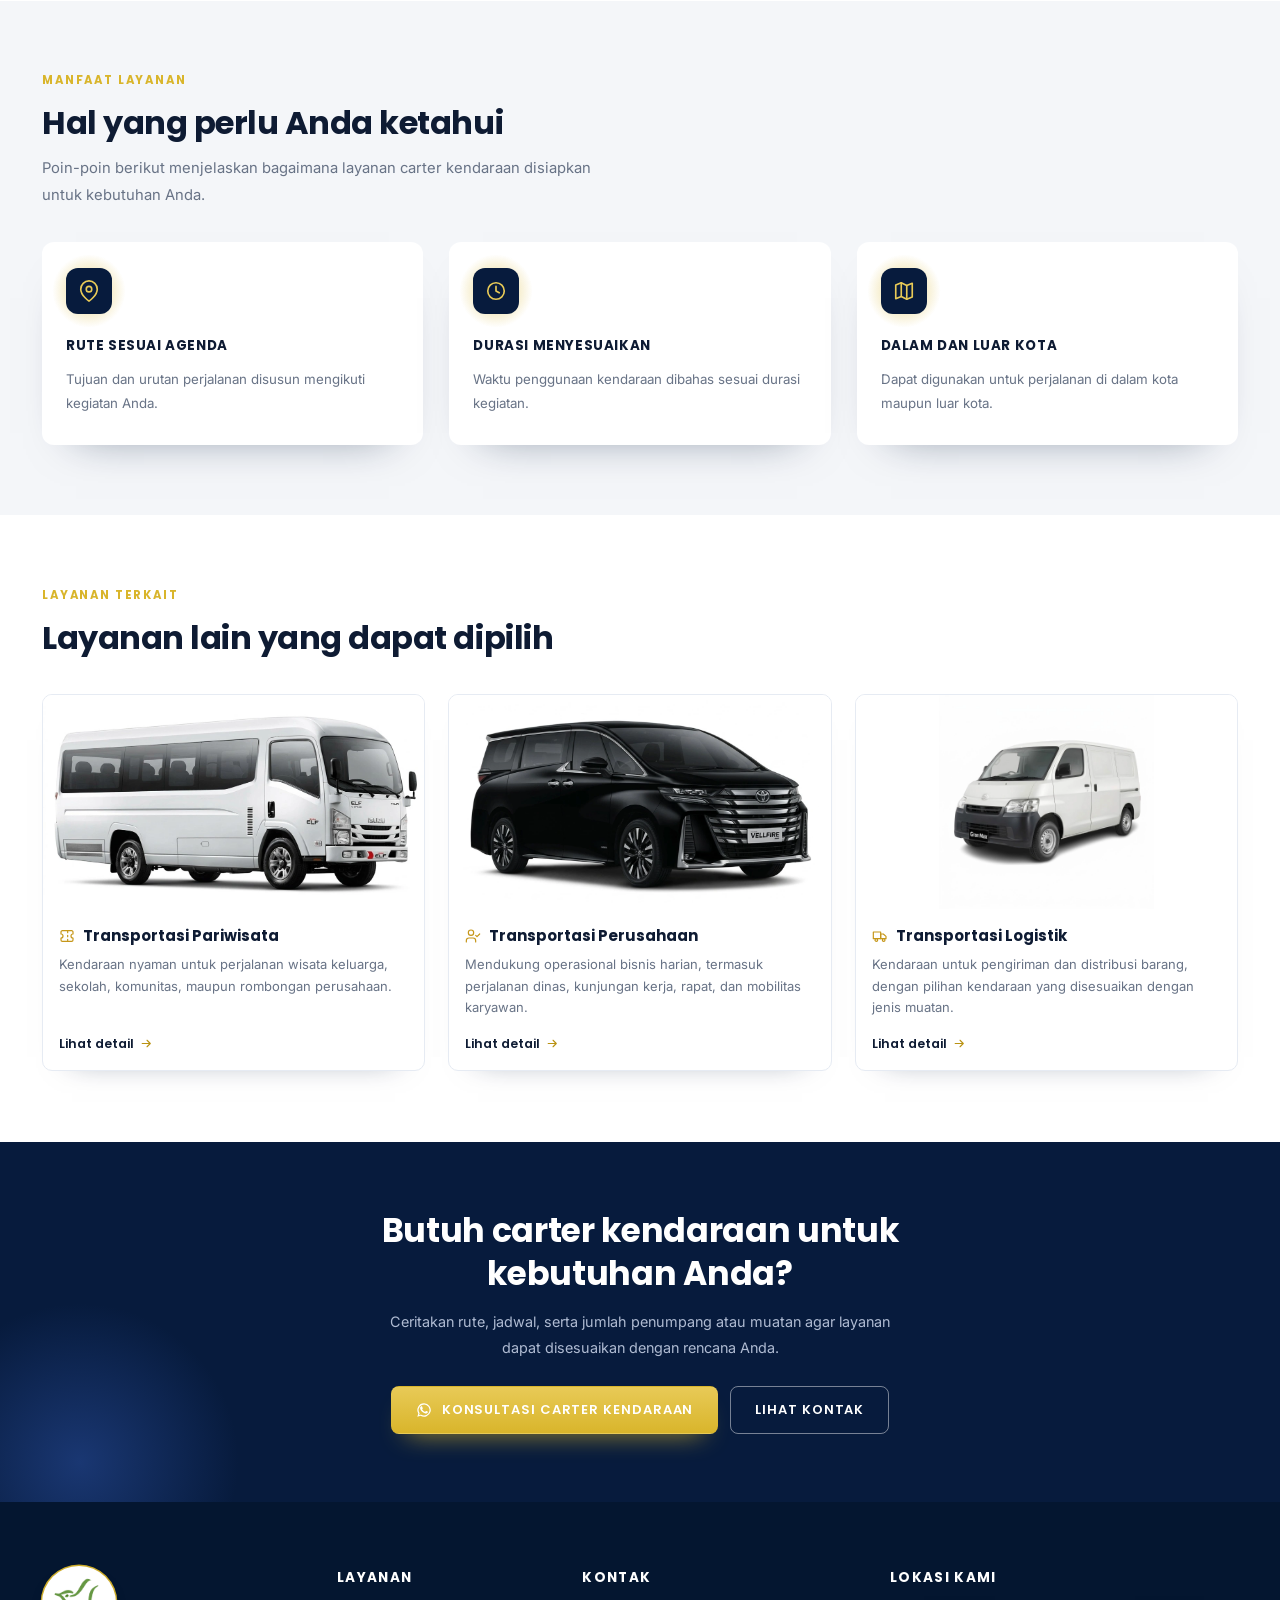
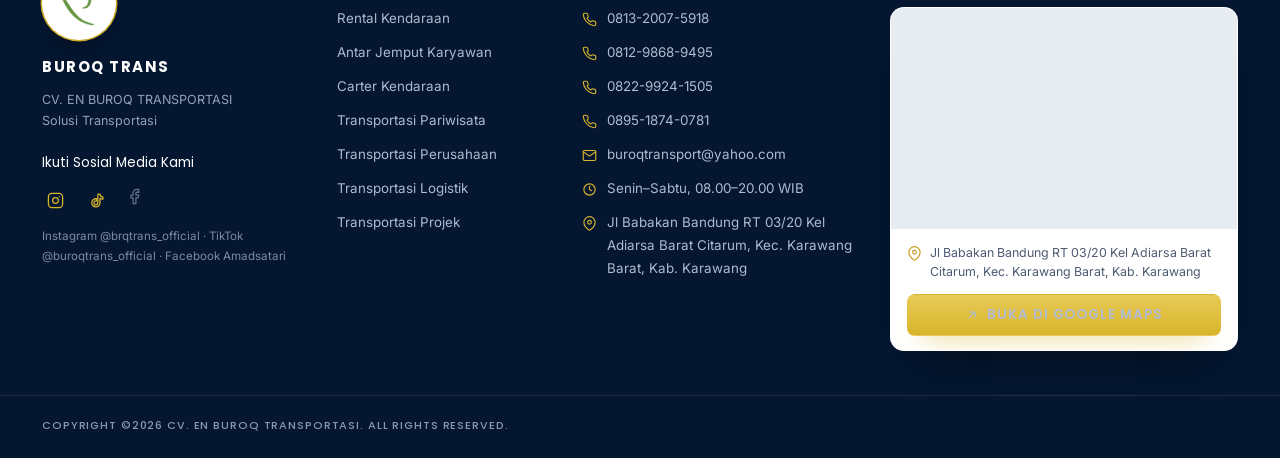
<file: layanan/carter/index.html>
<!DOCTYPE html>
<html lang="id" data-page="service" data-base="../../">
<head>
<meta charset="UTF-8">
<meta name="viewport" content="width=device-width, initial-scale=1">
<title>Carter Kendaraan — BUROQ TRANS | Sewa Kendaraan Rute Fleksibel</title>
<meta name="description" content="Carter kendaraan BUROQ TRANS untuk perjalanan dalam kota maupun luar kota. Rute, durasi, dan titik antar dibahas sesuai agenda Anda.">
<link rel="canonical" href="https://www.buroqtrans.com/layanan/carter/">

<!-- Open Graph / Social Media Link Preview -->
<meta property="og:type" content="website">
<meta property="og:site_name" content="Buroq Trans">
<meta property="og:locale" content="id_ID">
<meta property="og:title" content="Carter Kendaraan — BUROQ TRANS | Sewa Kendaraan Rute Fleksibel">
<meta property="og:description" content="Carter kendaraan BUROQ TRANS untuk perjalanan dalam kota maupun luar kota. Rute, durasi, dan titik antar dibahas sesuai agenda Anda.">
<meta property="og:url" content="https://www.buroqtrans.com/layanan/carter/">
<meta property="og:image" content="https://www.buroqtrans.com/assets/photos/og-buroq.png">
<meta property="og:image:secure_url" content="https://www.buroqtrans.com/assets/photos/og-buroq.png">
<meta property="og:image:type" content="image/png">
<meta property="og:image:width" content="1200">
<meta property="og:image:height" content="630">
<meta property="og:image:alt" content="Buroq Trans - Solusi Transportasi Profesional dan Terpercaya">

<!-- Twitter Card -->
<meta name="twitter:card" content="summary_large_image">
<meta name="twitter:title" content="Carter Kendaraan — BUROQ TRANS | Sewa Kendaraan Rute Fleksibel">
<meta name="twitter:description" content="Carter kendaraan BUROQ TRANS untuk perjalanan dalam kota maupun luar kota. Rute, durasi, dan titik antar dibahas sesuai agenda Anda.">
<meta name="twitter:image" content="https://www.buroqtrans.com/assets/photos/og-buroq.png">
<meta name="twitter:image:alt" content="Buroq Trans - Solusi Transportasi Profesional dan Terpercaya">

<meta name="theme-color" content="#071B3D">
<link rel="icon" href="../../assets/brand/favicon.svg" type="image/svg+xml">
<link rel="icon" type="image/png" href="../../assets/brand/logoburoq.png">
<link rel="apple-touch-icon" href="../../assets/brand/logoburoq.png">

<link rel="preconnect" href="https://fonts.googleapis.com">
<link rel="preconnect" href="https://fonts.gstatic.com" crossorigin>
<link href="https://fonts.googleapis.com/css2?family=Poppins:wght@500;600;700&family=Inter:wght@400;500;600&display=swap" rel="stylesheet">

<link rel="stylesheet" href="../../css/style.css">
<link rel="stylesheet" href="../../css/pages.css">
</head>

<body data-service="carter">

<!-- Header, navigation and dropdown are rendered by js/site-shell.js -->
<div data-site-header></div>

<main id="serviceMain">
  <noscript>
    <section class="page-hero">
      <div class="container-main">
        <h1 class="page-title">Carter Kendaraan</h1>
        <p class="page-lead">
          Sewa kendaraan dengan rute dan durasi yang fleksibel untuk perjalanan dalam kota
          maupun luar kota. Hubungi BUROQ TRANS di 0813-2007-5918.
        </p>
      </div>
    </section>
  </noscript>
</main>

<!-- Footer is rendered by js/site-shell.js -->
<div data-site-footer></div>

<script src="../../js/data.js"></script>
<script src="../../js/site-shell.js"></script>
<script src="../../js/main.js"></script>
<script src="../../js/pages.js"></script>
</body>
</html>
</file>
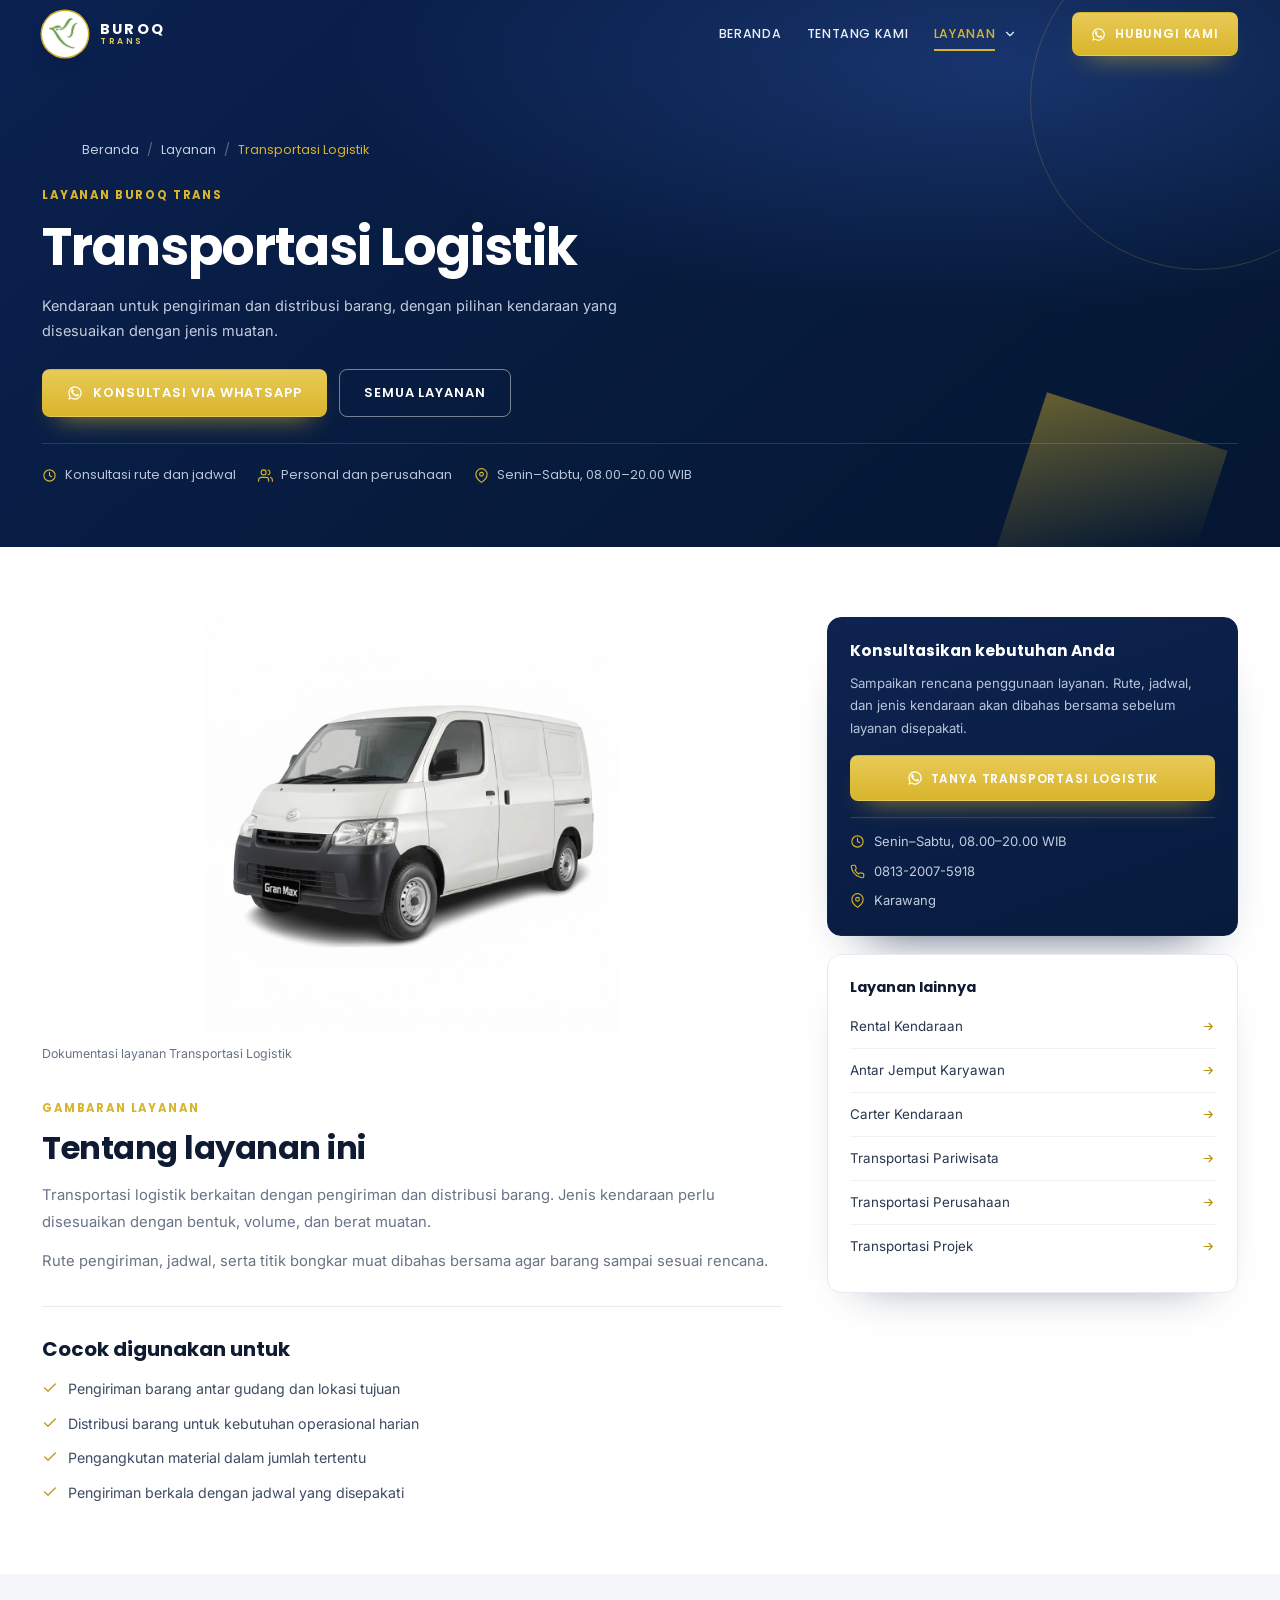
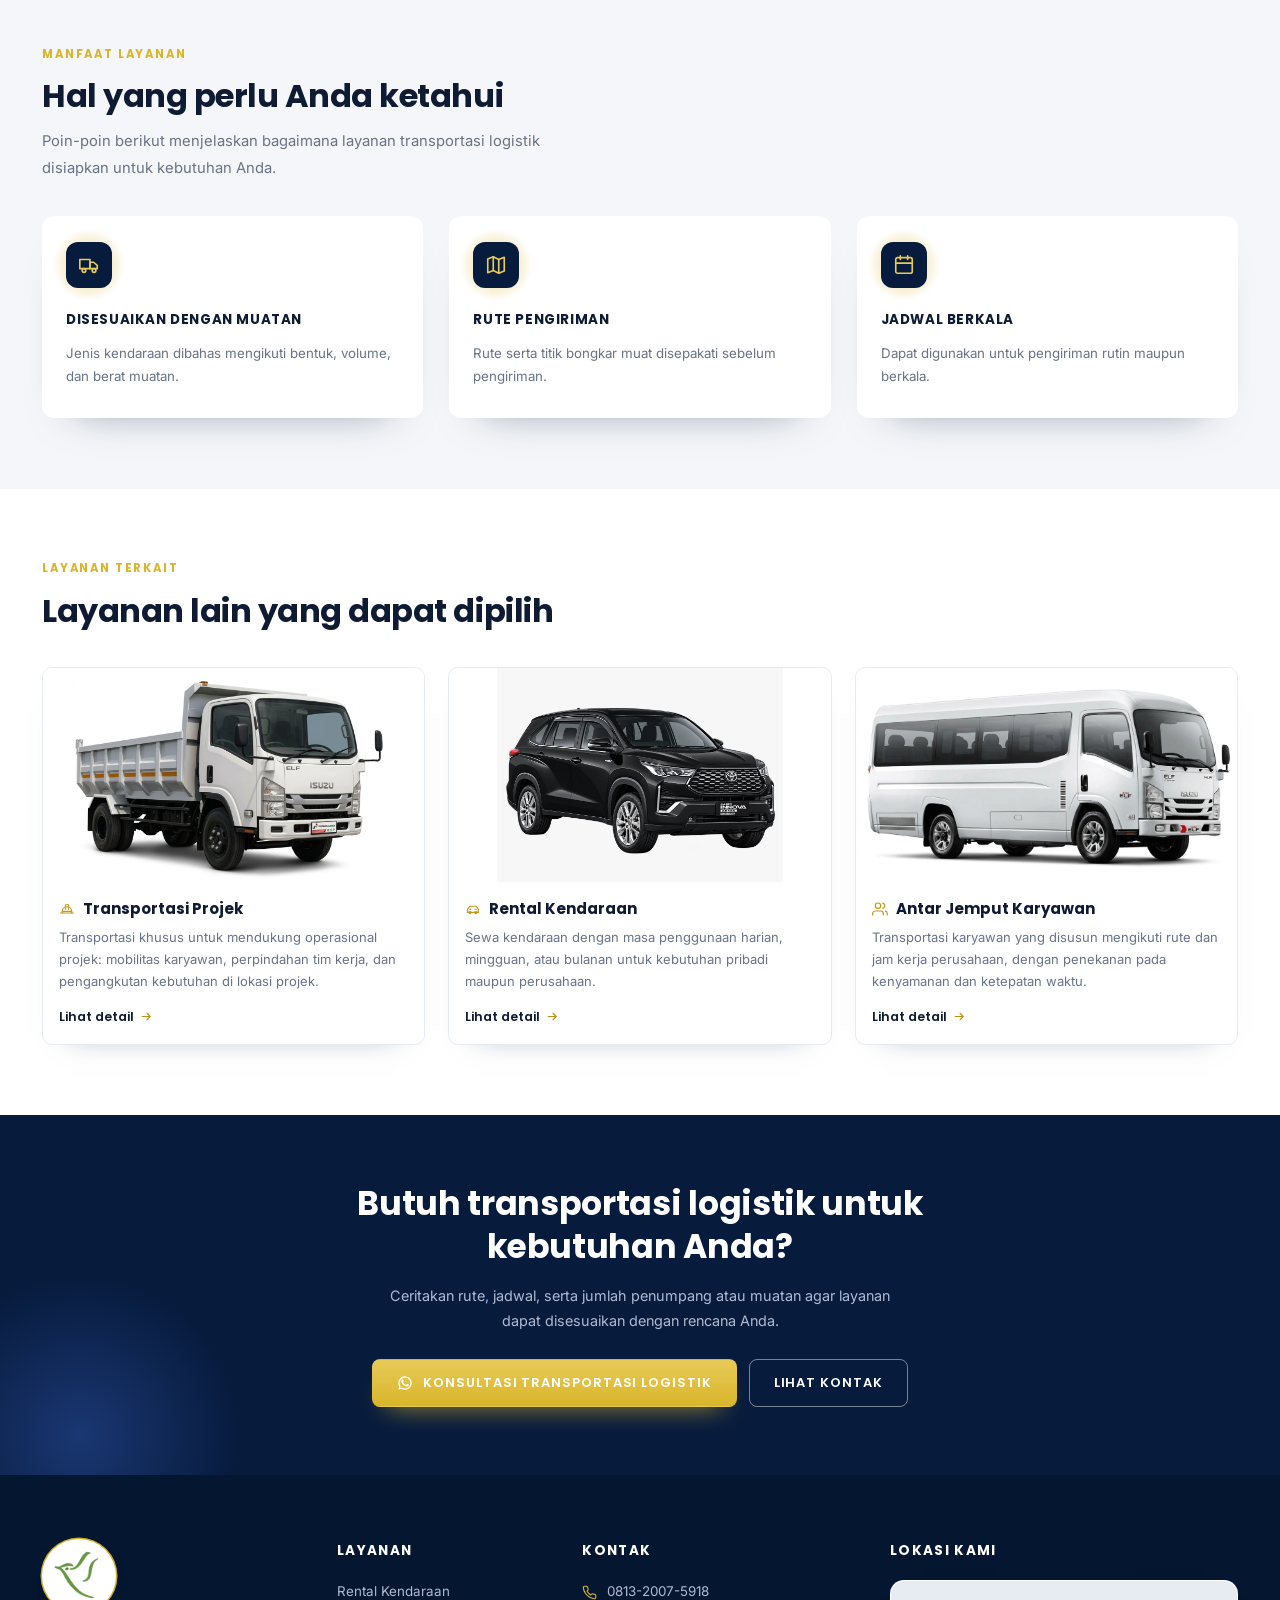
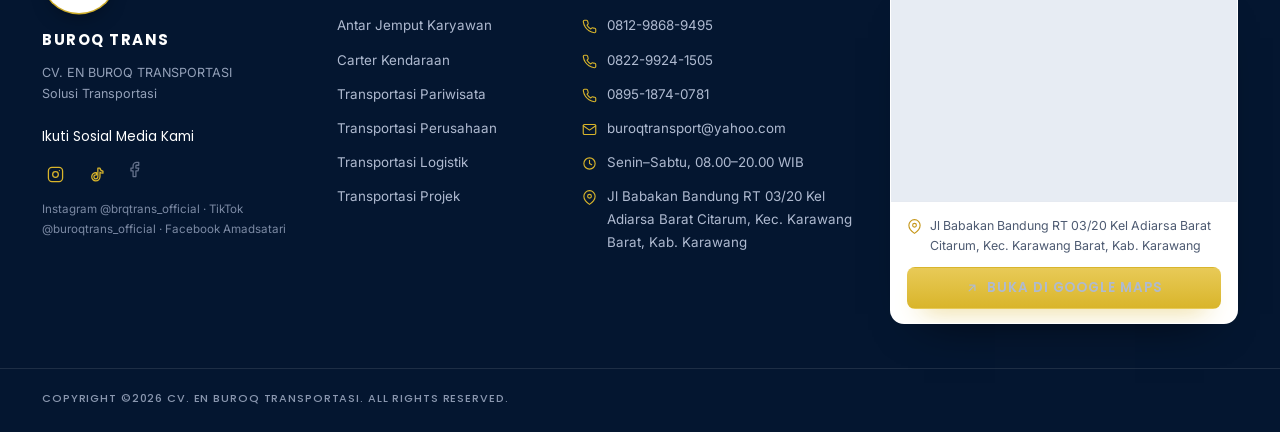
<file: layanan/logistik/index.html>
<!DOCTYPE html>
<html lang="id" data-page="service" data-base="../../">
<head>
<meta charset="UTF-8">
<meta name="viewport" content="width=device-width, initial-scale=1">
<title>Transportasi Logistik — BUROQ TRANS | Pengiriman &amp; Distribusi Barang</title>
<meta name="description" content="Transportasi logistik BUROQ TRANS untuk pengiriman dan distribusi barang. Jenis kendaraan disesuaikan dengan bentuk, volume, dan berat muatan.">
<link rel="canonical" href="https://www.buroqtrans.com/layanan/logistik/">

<!-- Open Graph / Social Media Link Preview -->
<meta property="og:type" content="website">
<meta property="og:site_name" content="Buroq Trans">
<meta property="og:locale" content="id_ID">
<meta property="og:title" content="Transportasi Logistik — BUROQ TRANS | Pengiriman &amp; Distribusi Barang">
<meta property="og:description" content="Transportasi logistik BUROQ TRANS untuk pengiriman dan distribusi barang. Jenis kendaraan disesuaikan dengan bentuk, volume, dan berat muatan.">
<meta property="og:url" content="https://www.buroqtrans.com/layanan/logistik/">
<meta property="og:image" content="https://www.buroqtrans.com/assets/photos/og-buroq.png">
<meta property="og:image:secure_url" content="https://www.buroqtrans.com/assets/photos/og-buroq.png">
<meta property="og:image:type" content="image/png">
<meta property="og:image:width" content="1200">
<meta property="og:image:height" content="630">
<meta property="og:image:alt" content="Buroq Trans - Solusi Transportasi Profesional dan Terpercaya">

<!-- Twitter Card -->
<meta name="twitter:card" content="summary_large_image">
<meta name="twitter:title" content="Transportasi Logistik — BUROQ TRANS | Pengiriman &amp; Distribusi Barang">
<meta name="twitter:description" content="Transportasi logistik BUROQ TRANS untuk pengiriman dan distribusi barang. Jenis kendaraan disesuaikan dengan bentuk, volume, dan berat muatan.">
<meta name="twitter:image" content="https://www.buroqtrans.com/assets/photos/og-buroq.png">
<meta name="twitter:image:alt" content="Buroq Trans - Solusi Transportasi Profesional dan Terpercaya">

<meta name="theme-color" content="#071B3D">
<link rel="icon" href="../../assets/brand/favicon.svg" type="image/svg+xml">
<link rel="icon" type="image/png" href="../../assets/brand/logoburoq.png">
<link rel="apple-touch-icon" href="../../assets/brand/logoburoq.png">

<link rel="preconnect" href="https://fonts.googleapis.com">
<link rel="preconnect" href="https://fonts.gstatic.com" crossorigin>
<link href="https://fonts.googleapis.com/css2?family=Poppins:wght@500;600;700&family=Inter:wght@400;500;600&display=swap" rel="stylesheet">

<link rel="stylesheet" href="../../css/style.css">
<link rel="stylesheet" href="../../css/pages.css">
</head>

<body data-service="logistik">

<!-- Header, navigation and dropdown are rendered by js/site-shell.js -->
<div data-site-header></div>

<main id="serviceMain">
  <noscript>
    <section class="page-hero">
      <div class="container-main">
        <h1 class="page-title">Transportasi Logistik</h1>
        <p class="page-lead">
          Kendaraan untuk pengiriman dan distribusi barang, dengan pilihan kendaraan yang
          disesuaikan dengan jenis muatan. Hubungi BUROQ TRANS di 0813-2007-5918.
        </p>
      </div>
    </section>
  </noscript>
</main>

<!-- Footer is rendered by js/site-shell.js -->
<div data-site-footer></div>

<script src="../../js/data.js"></script>
<script src="../../js/site-shell.js"></script>
<script src="../../js/main.js"></script>
<script src="../../js/pages.js"></script>
</body>
</html>
</file>
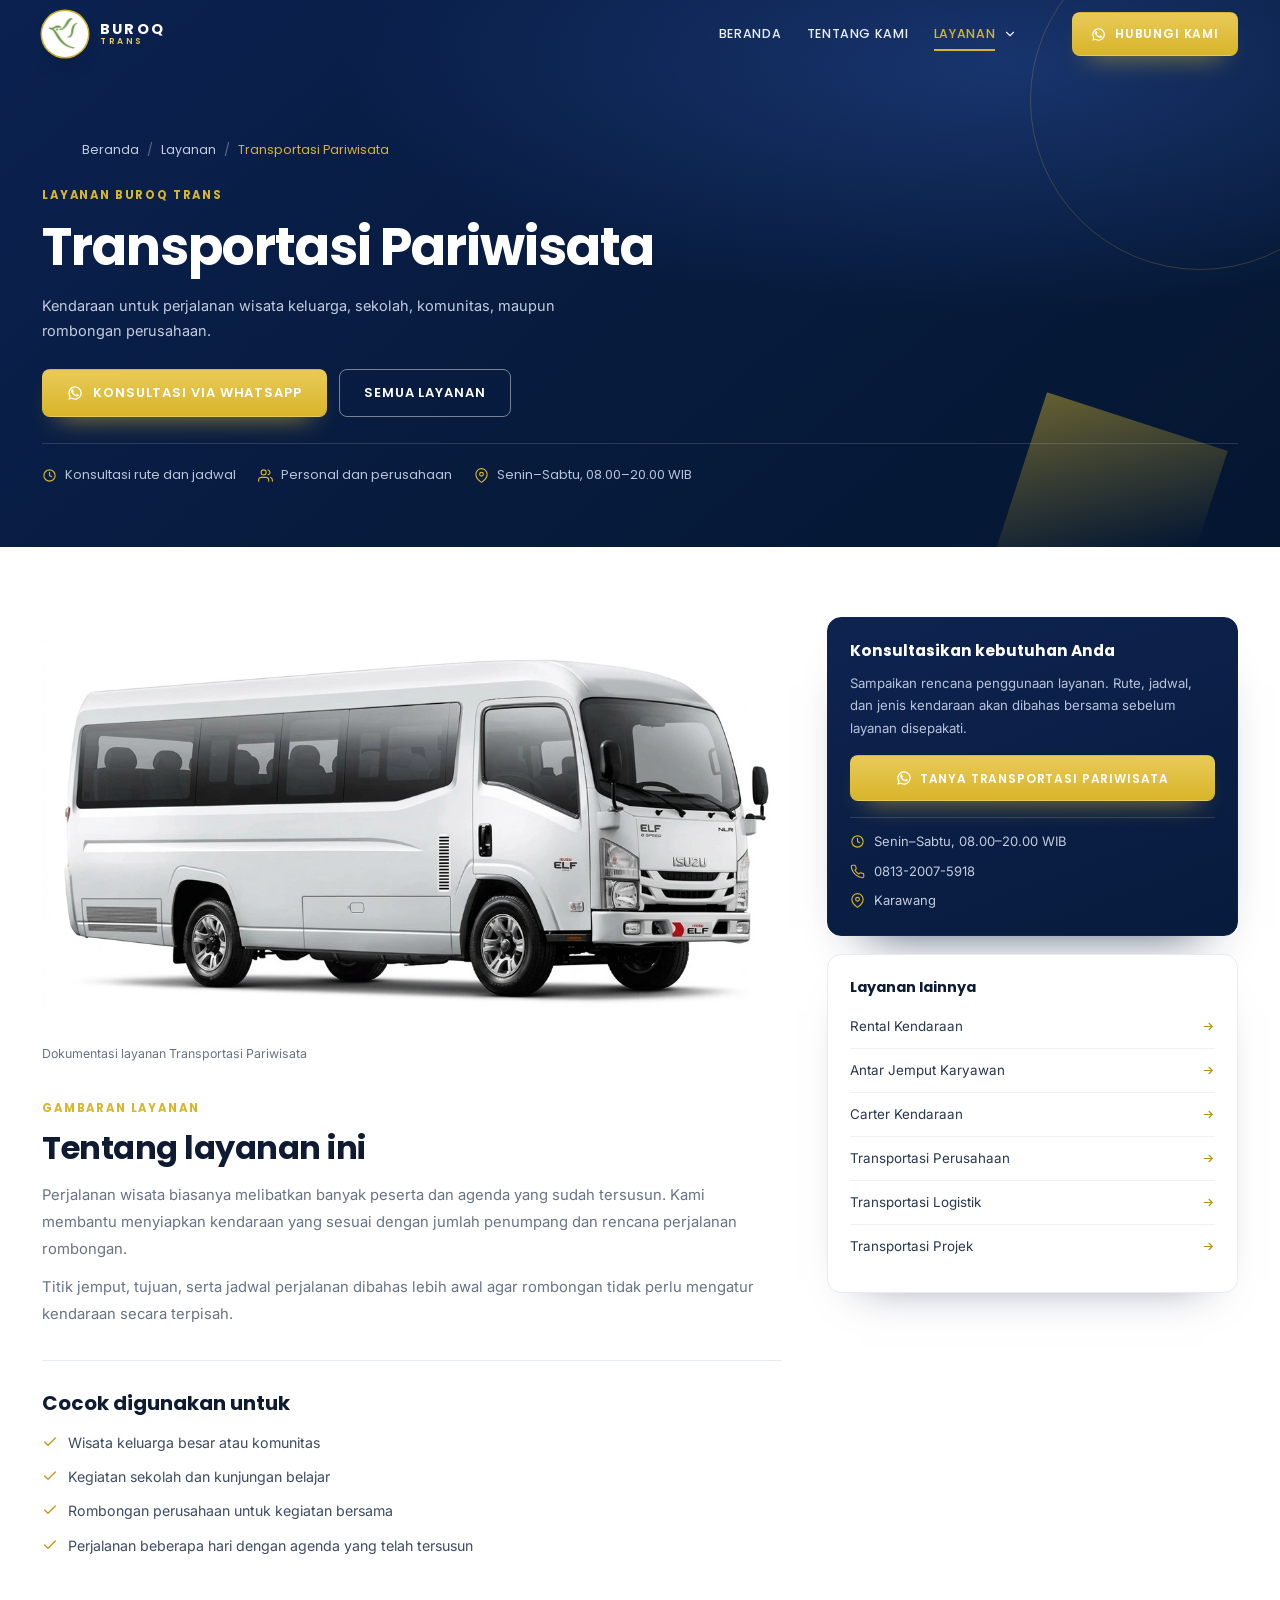
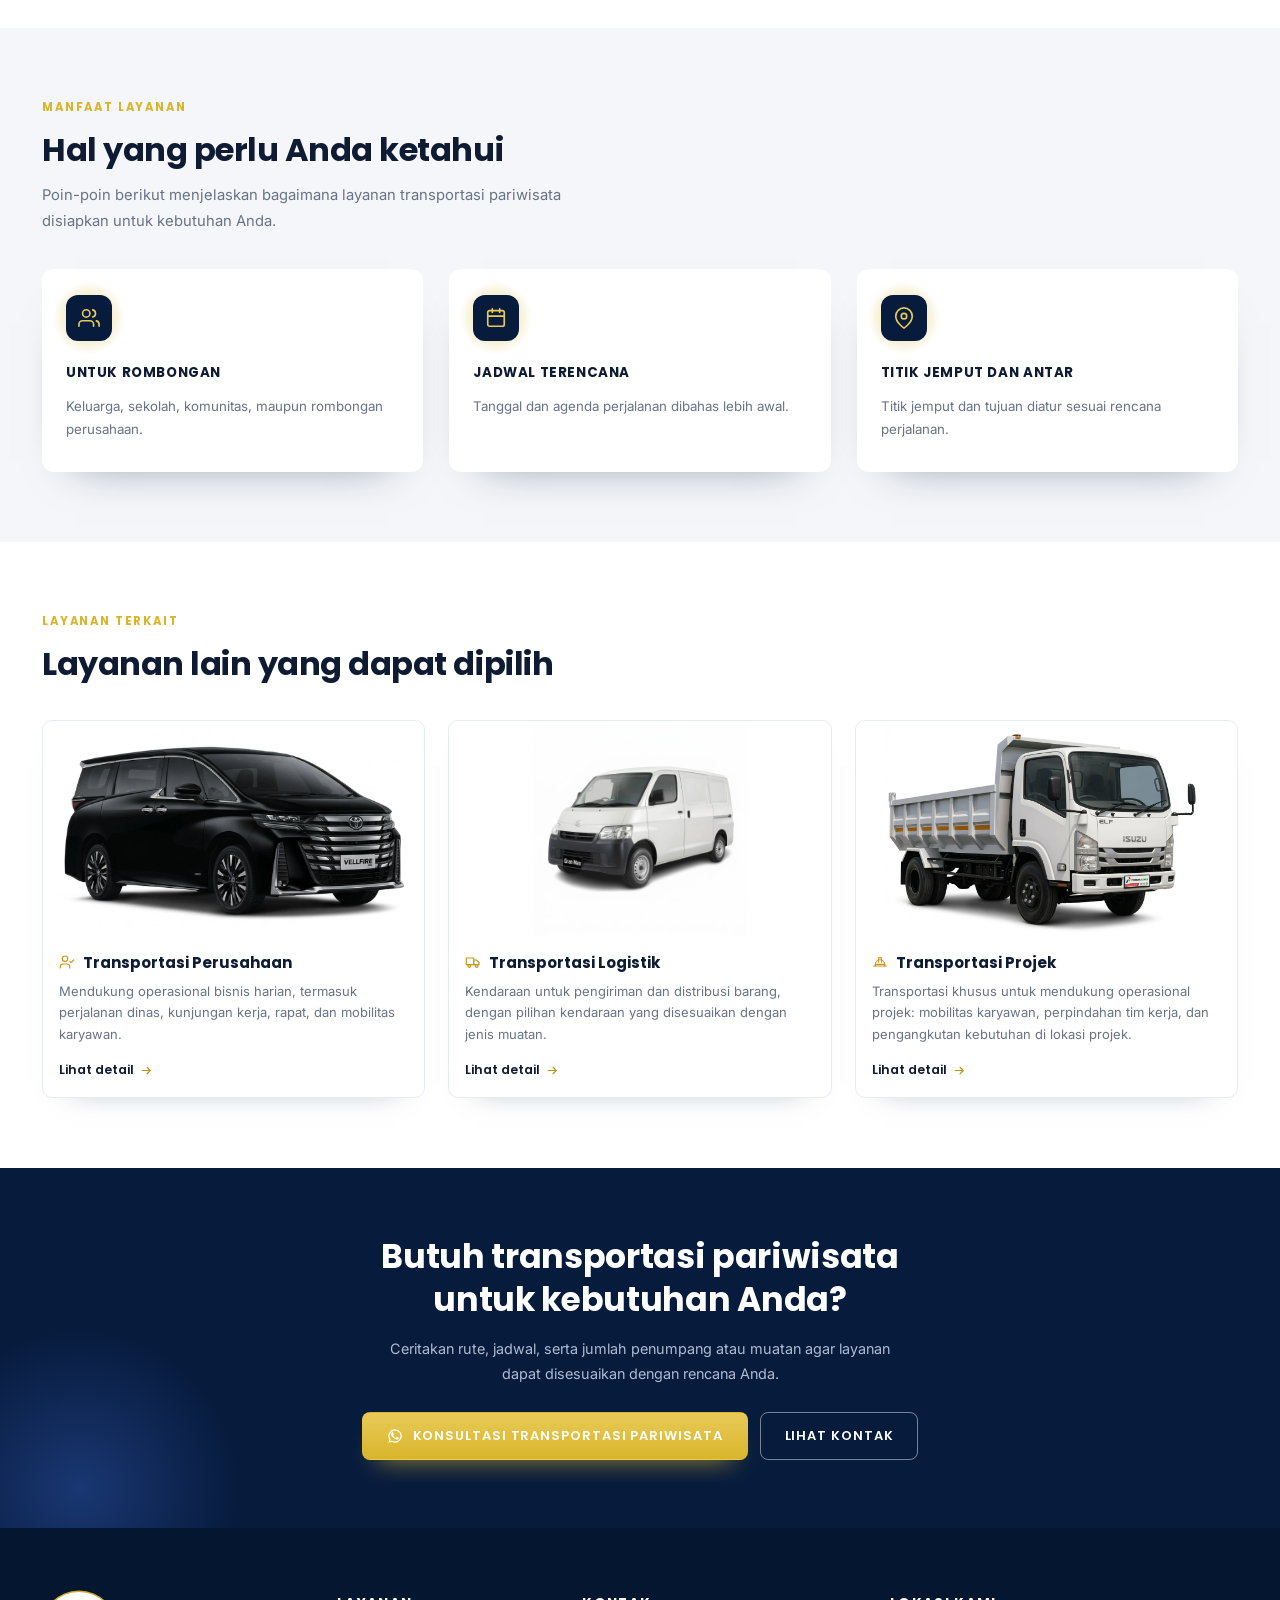
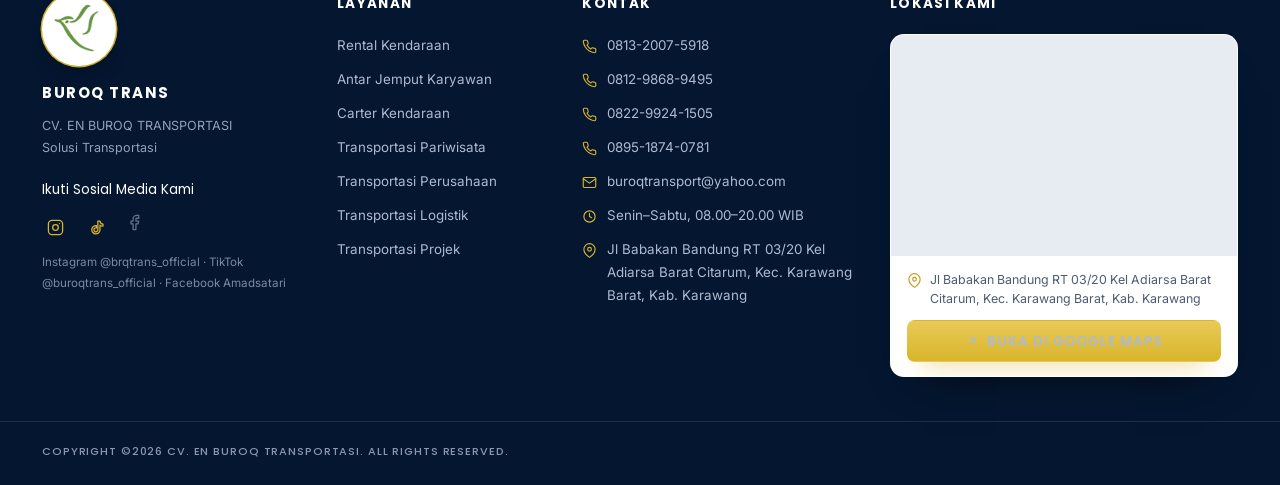
<file: layanan/pariwisata/index.html>
<!DOCTYPE html>
<html lang="id" data-page="service" data-base="../../">
<head>
<meta charset="UTF-8">
<meta name="viewport" content="width=device-width, initial-scale=1">
<title>Transportasi Pariwisata — BUROQ TRANS | Kendaraan Rombongan Wisata</title>
<meta name="description" content="Transportasi pariwisata BUROQ TRANS untuk keluarga, sekolah, komunitas, dan rombongan perusahaan. Jadwal serta titik jemput dikonsultasikan lebih awal.">
<link rel="canonical" href="https://www.buroqtrans.com/layanan/pariwisata/">

<!-- Open Graph / Social Media Link Preview -->
<meta property="og:type" content="website">
<meta property="og:site_name" content="Buroq Trans">
<meta property="og:locale" content="id_ID">
<meta property="og:title" content="Transportasi Pariwisata — BUROQ TRANS | Kendaraan Rombongan Wisata">
<meta property="og:description" content="Transportasi pariwisata BUROQ TRANS untuk keluarga, sekolah, komunitas, dan rombongan perusahaan. Jadwal serta titik jemput dikonsultasikan lebih awal.">
<meta property="og:url" content="https://www.buroqtrans.com/layanan/pariwisata/">
<meta property="og:image" content="https://www.buroqtrans.com/assets/photos/og-buroq.png">
<meta property="og:image:secure_url" content="https://www.buroqtrans.com/assets/photos/og-buroq.png">
<meta property="og:image:type" content="image/png">
<meta property="og:image:width" content="1200">
<meta property="og:image:height" content="630">
<meta property="og:image:alt" content="Buroq Trans - Solusi Transportasi Profesional dan Terpercaya">

<!-- Twitter Card -->
<meta name="twitter:card" content="summary_large_image">
<meta name="twitter:title" content="Transportasi Pariwisata — BUROQ TRANS | Kendaraan Rombongan Wisata">
<meta name="twitter:description" content="Transportasi pariwisata BUROQ TRANS untuk keluarga, sekolah, komunitas, dan rombongan perusahaan. Jadwal serta titik jemput dikonsultasikan lebih awal.">
<meta name="twitter:image" content="https://www.buroqtrans.com/assets/photos/og-buroq.png">
<meta name="twitter:image:alt" content="Buroq Trans - Solusi Transportasi Profesional dan Terpercaya">

<meta name="theme-color" content="#071B3D">
<link rel="icon" href="../../assets/brand/favicon.svg" type="image/svg+xml">
<link rel="icon" type="image/png" href="../../assets/brand/logoburoq.png">
<link rel="apple-touch-icon" href="../../assets/brand/logoburoq.png">

<link rel="preconnect" href="https://fonts.googleapis.com">
<link rel="preconnect" href="https://fonts.gstatic.com" crossorigin>
<link href="https://fonts.googleapis.com/css2?family=Poppins:wght@500;600;700&family=Inter:wght@400;500;600&display=swap" rel="stylesheet">

<link rel="stylesheet" href="../../css/style.css">
<link rel="stylesheet" href="../../css/pages.css">
</head>

<body data-service="pariwisata">

<!-- Header, navigation and dropdown are rendered by js/site-shell.js -->
<div data-site-header></div>

<main id="serviceMain">
  <noscript>
    <section class="page-hero">
      <div class="container-main">
        <h1 class="page-title">Transportasi Pariwisata</h1>
        <p class="page-lead">
          Kendaraan nyaman untuk perjalanan wisata keluarga, sekolah, komunitas, maupun rombongan
          perusahaan. Hubungi BUROQ TRANS di 0813-2007-5918.
        </p>
      </div>
    </section>
  </noscript>
</main>

<!-- Footer is rendered by js/site-shell.js -->
<div data-site-footer></div>

<script src="../../js/data.js"></script>
<script src="../../js/site-shell.js"></script>
<script src="../../js/main.js"></script>
<script src="../../js/pages.js"></script>
</body>
</html>
</file>
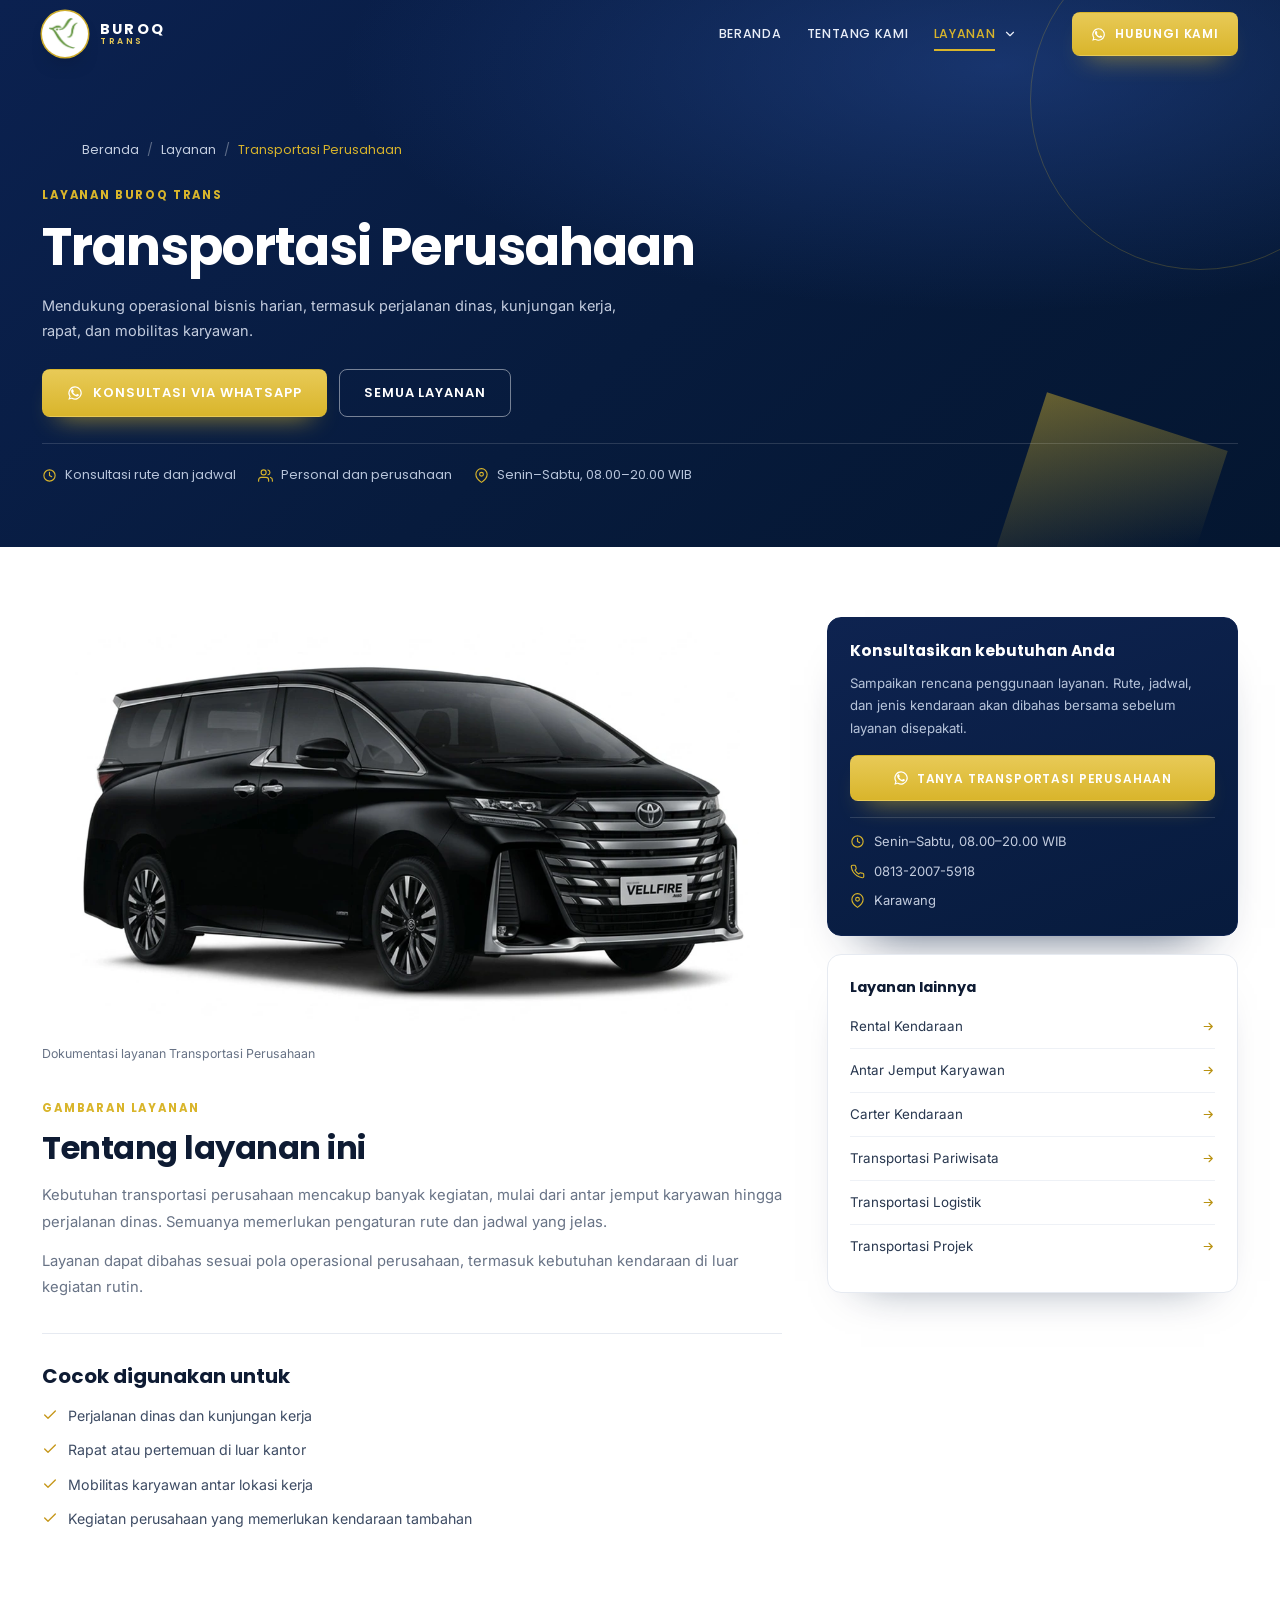
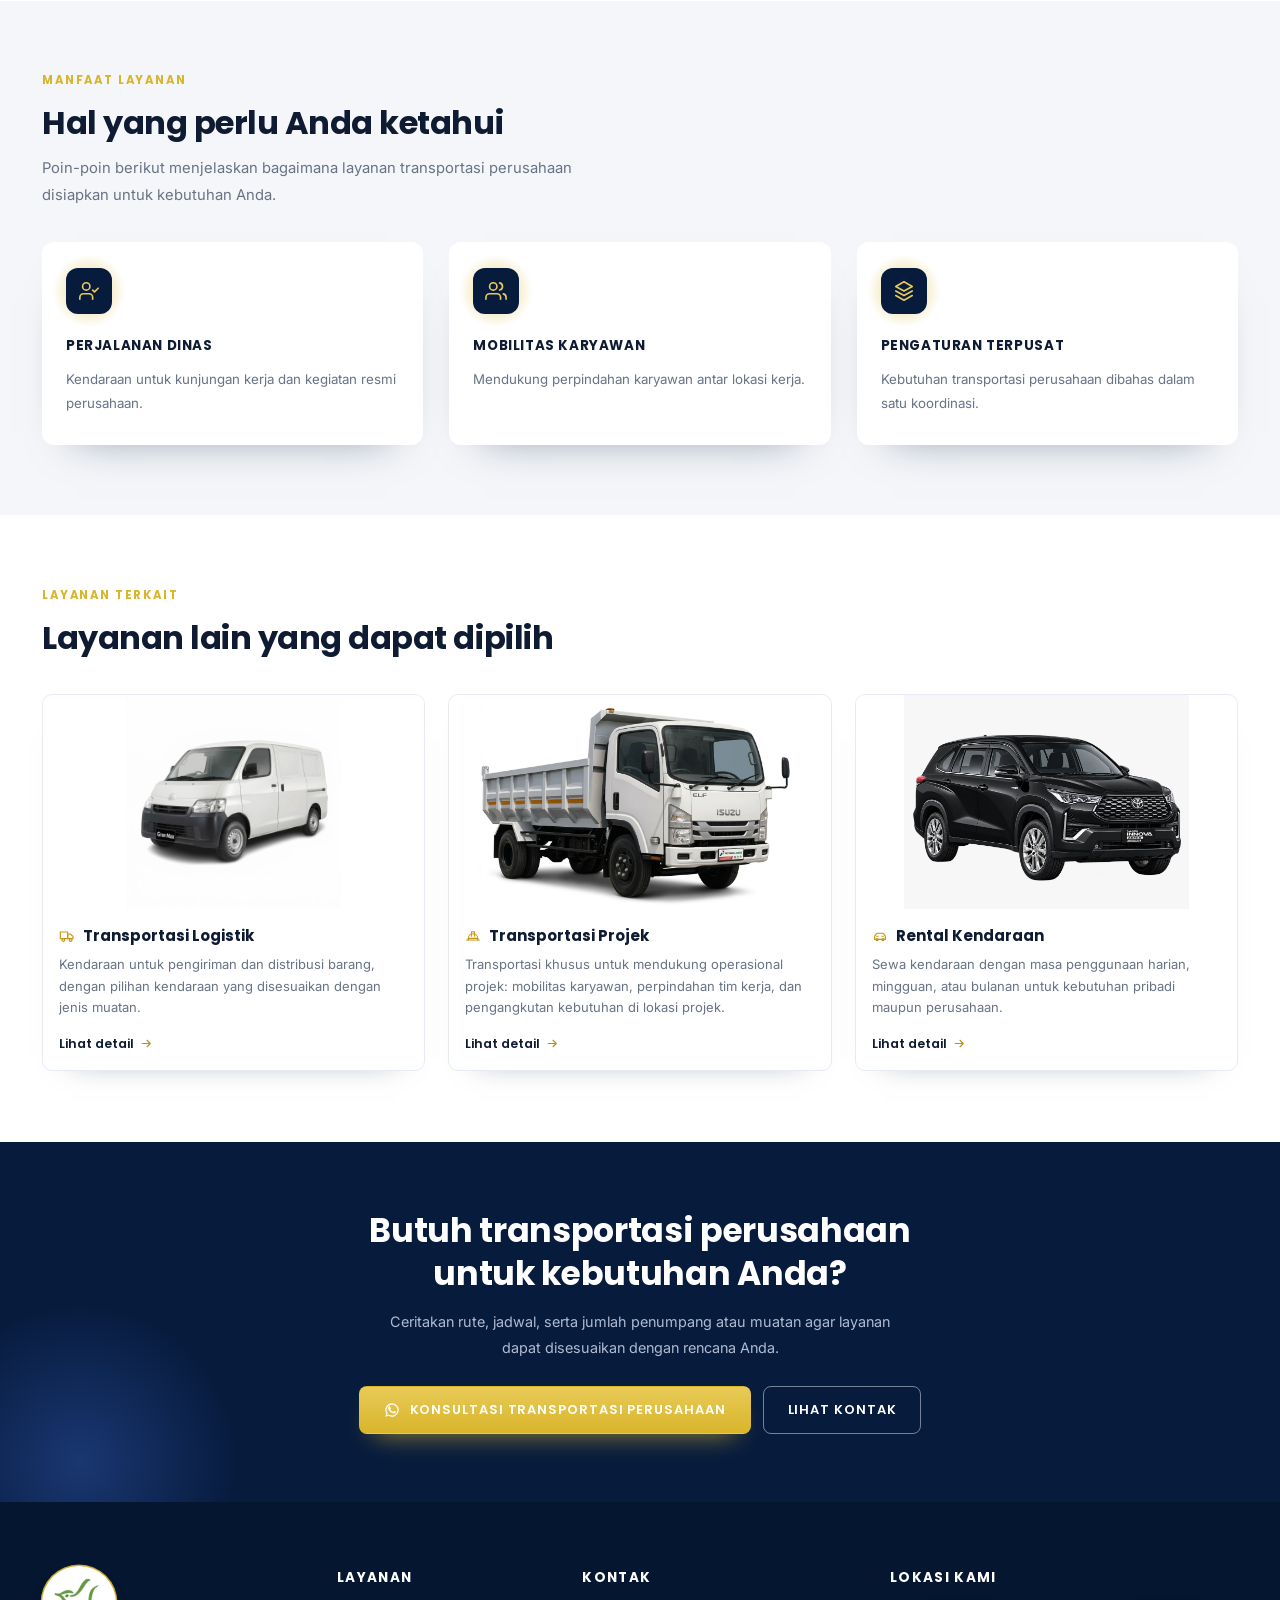
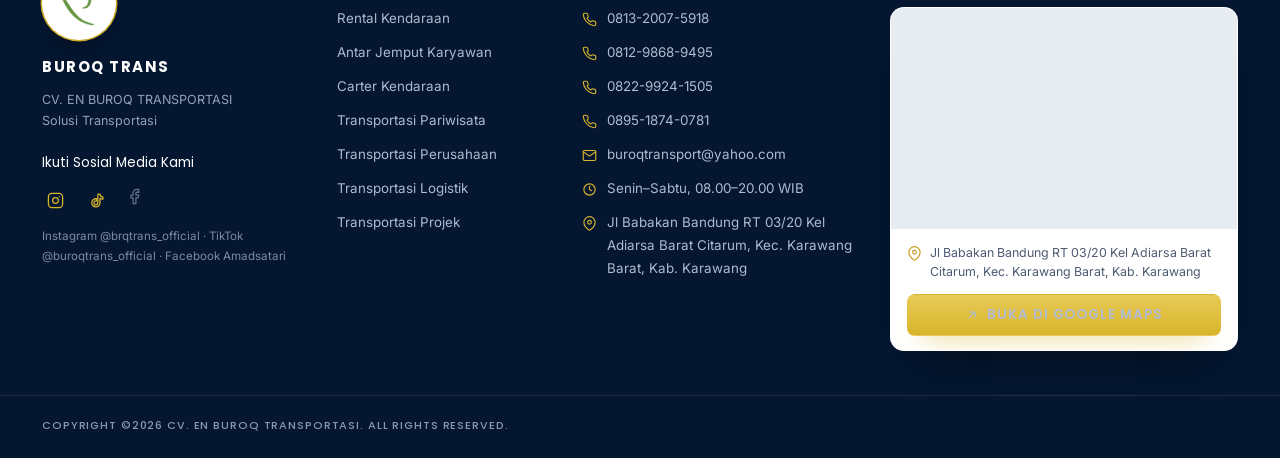
<file: layanan/perusahaan/index.html>
<!DOCTYPE html>
<html lang="id" data-page="service" data-base="../../">
<head>
<meta charset="UTF-8">
<meta name="viewport" content="width=device-width, initial-scale=1">
<title>Transportasi Perusahaan — BUROQ TRANS | Perjalanan Dinas &amp; Mobilitas Karyawan</title>
<meta name="description" content="Transportasi perusahaan BUROQ TRANS untuk perjalanan dinas, kunjungan kerja, rapat, dan mobilitas karyawan. Rute dan jadwal dibahas bersama tim Anda.">
<link rel="canonical" href="https://www.buroqtrans.com/layanan/perusahaan/">

<!-- Open Graph / Social Media Link Preview -->
<meta property="og:type" content="website">
<meta property="og:site_name" content="Buroq Trans">
<meta property="og:locale" content="id_ID">
<meta property="og:title" content="Transportasi Perusahaan — BUROQ TRANS | Perjalanan Dinas &amp; Mobilitas Karyawan">
<meta property="og:description" content="Transportasi perusahaan BUROQ TRANS untuk perjalanan dinas, kunjungan kerja, rapat, dan mobilitas karyawan. Rute dan jadwal dibahas bersama tim Anda.">
<meta property="og:url" content="https://www.buroqtrans.com/layanan/perusahaan/">
<meta property="og:image" content="https://www.buroqtrans.com/assets/photos/og-buroq.png">
<meta property="og:image:secure_url" content="https://www.buroqtrans.com/assets/photos/og-buroq.png">
<meta property="og:image:type" content="image/png">
<meta property="og:image:width" content="1200">
<meta property="og:image:height" content="630">
<meta property="og:image:alt" content="Buroq Trans - Solusi Transportasi Profesional dan Terpercaya">

<!-- Twitter Card -->
<meta name="twitter:card" content="summary_large_image">
<meta name="twitter:title" content="Transportasi Perusahaan — BUROQ TRANS | Perjalanan Dinas &amp; Mobilitas Karyawan">
<meta name="twitter:description" content="Transportasi perusahaan BUROQ TRANS untuk perjalanan dinas, kunjungan kerja, rapat, dan mobilitas karyawan. Rute dan jadwal dibahas bersama tim Anda.">
<meta name="twitter:image" content="https://www.buroqtrans.com/assets/photos/og-buroq.png">
<meta name="twitter:image:alt" content="Buroq Trans - Solusi Transportasi Profesional dan Terpercaya">

<meta name="theme-color" content="#071B3D">
<link rel="icon" href="../../assets/brand/favicon.svg" type="image/svg+xml">
<link rel="icon" type="image/png" href="../../assets/brand/logoburoq.png">
<link rel="apple-touch-icon" href="../../assets/brand/logoburoq.png">

<link rel="preconnect" href="https://fonts.googleapis.com">
<link rel="preconnect" href="https://fonts.gstatic.com" crossorigin>
<link href="https://fonts.googleapis.com/css2?family=Poppins:wght@500;600;700&family=Inter:wght@400;500;600&display=swap" rel="stylesheet">

<link rel="stylesheet" href="../../css/style.css">
<link rel="stylesheet" href="../../css/pages.css">
</head>

<body data-service="perusahaan">

<!-- Header, navigation and dropdown are rendered by js/site-shell.js -->
<div data-site-header></div>

<main id="serviceMain">
  <noscript>
    <section class="page-hero">
      <div class="container-main">
        <h1 class="page-title">Transportasi Perusahaan</h1>
        <p class="page-lead">
          Mendukung operasional bisnis harian, termasuk perjalanan dinas, kunjungan kerja, rapat,
          dan mobilitas karyawan. Hubungi BUROQ TRANS di 0813-2007-5918.
        </p>
      </div>
    </section>
  </noscript>
</main>

<!-- Footer is rendered by js/site-shell.js -->
<div data-site-footer></div>

<script src="../../js/data.js"></script>
<script src="../../js/site-shell.js"></script>
<script src="../../js/main.js"></script>
<script src="../../js/pages.js"></script>
</body>
</html>
</file>
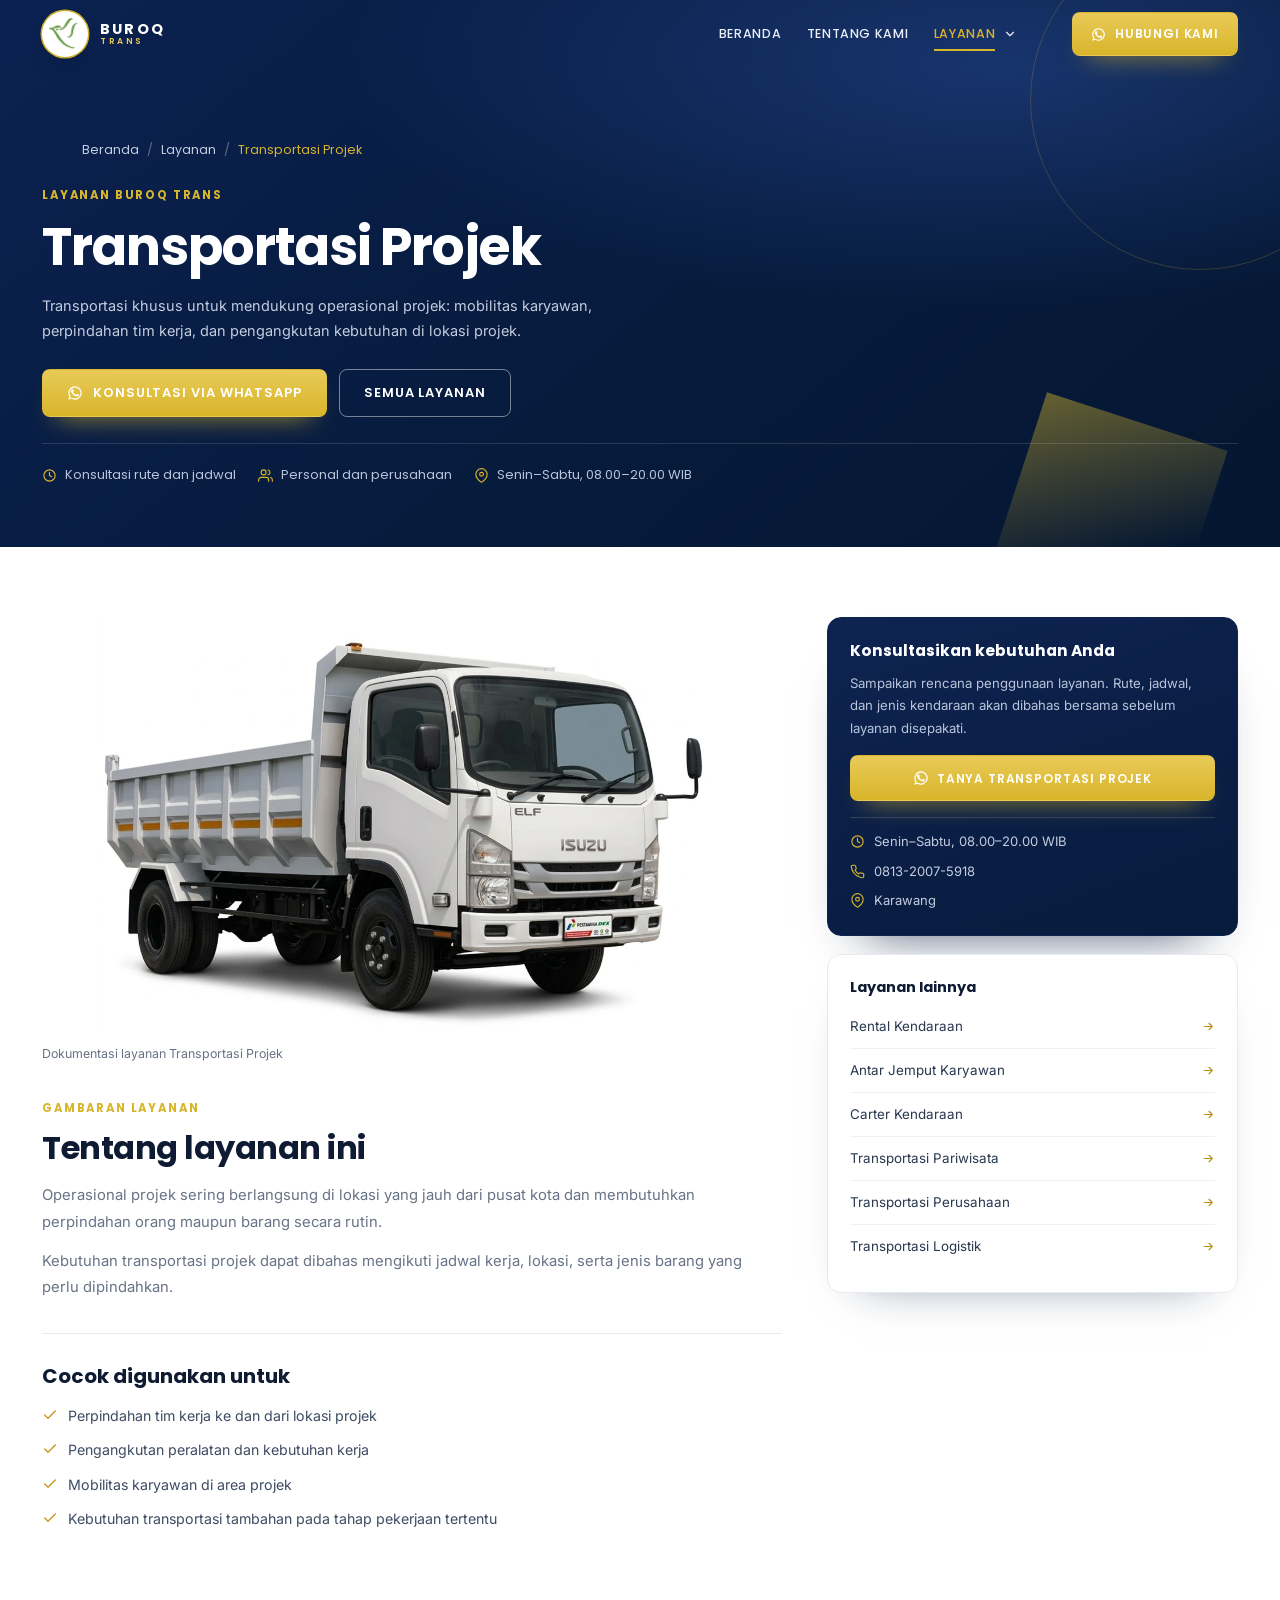
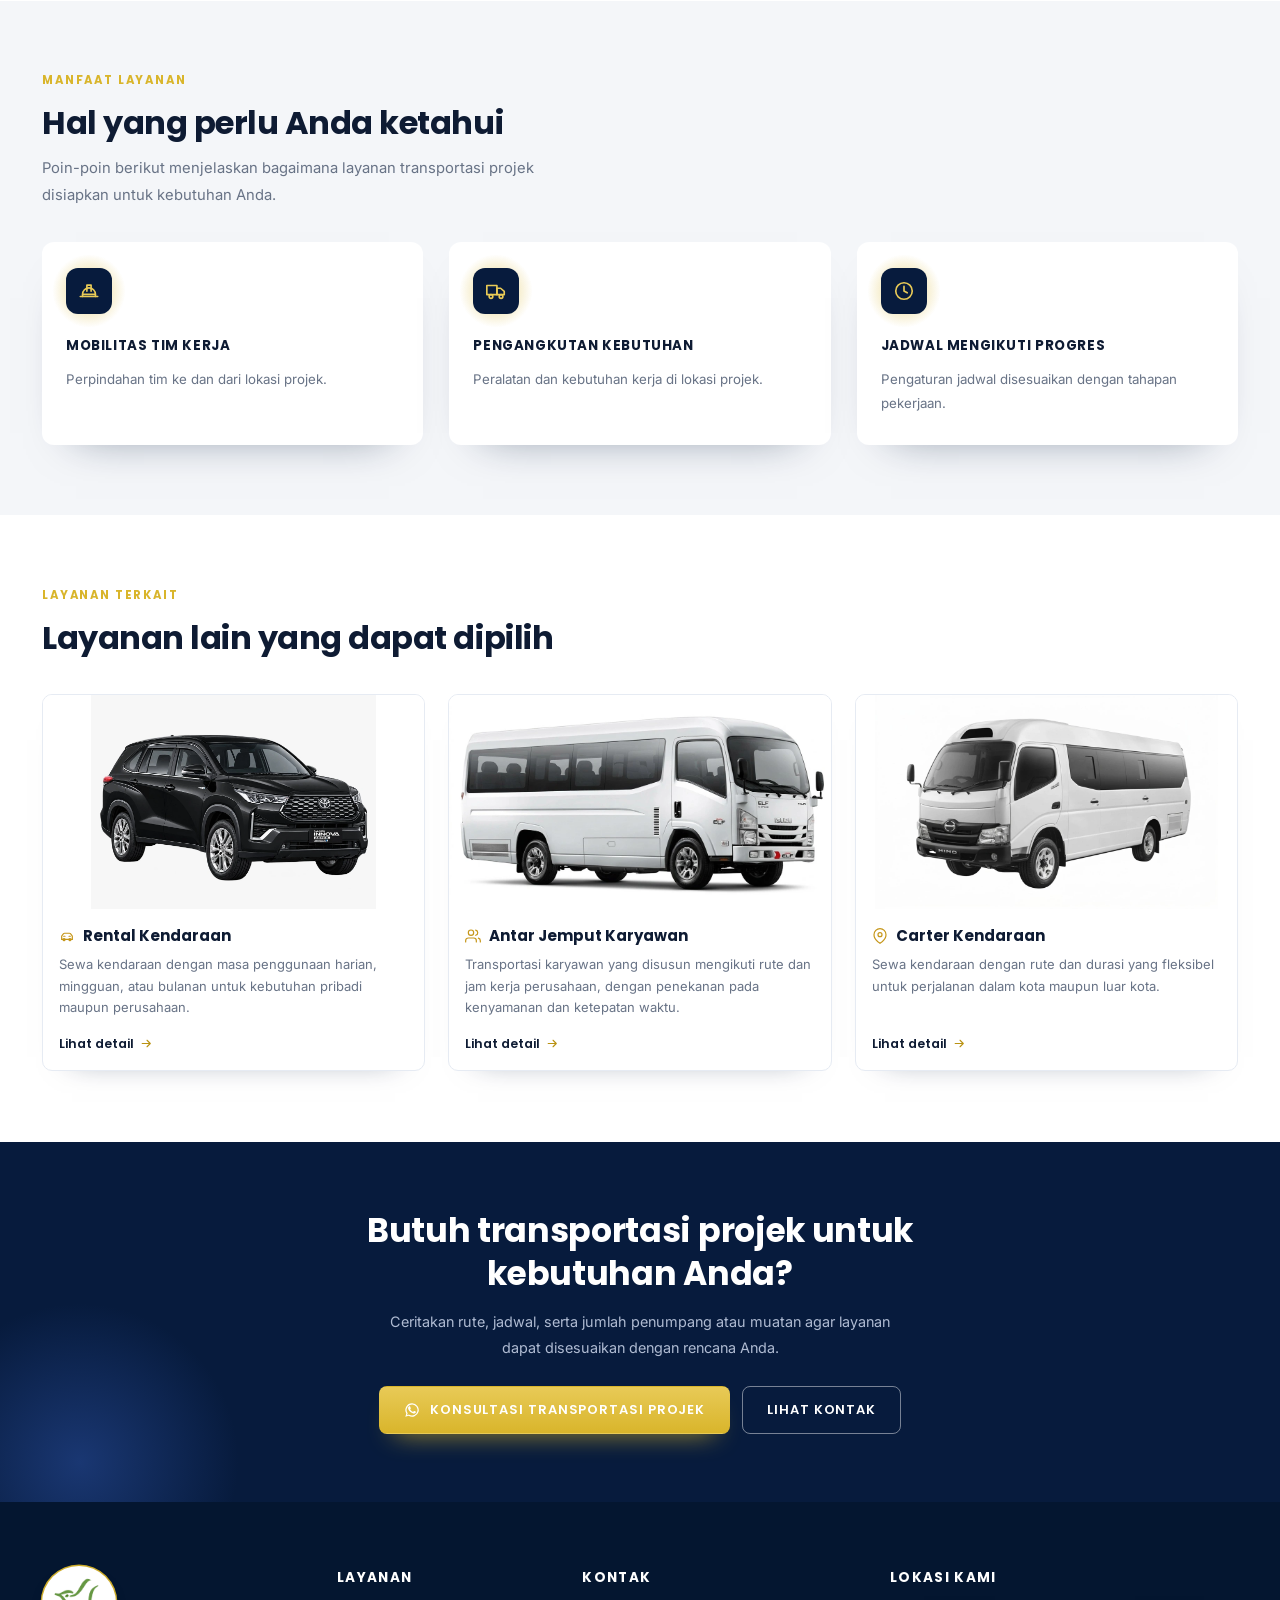
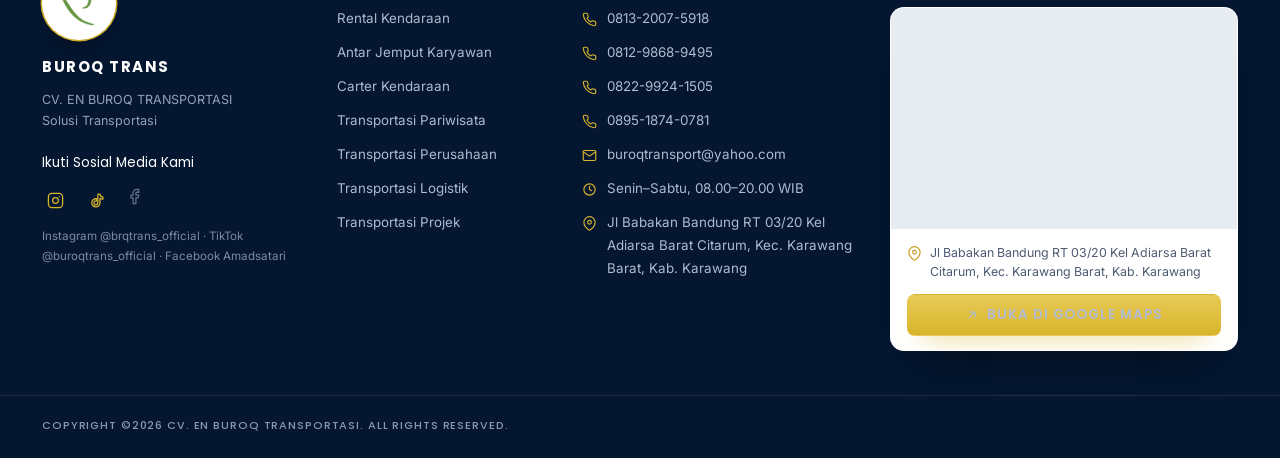
<file: layanan/projek/index.html>
<!DOCTYPE html>
<html lang="id" data-page="service" data-base="../../">
<head>
<meta charset="UTF-8">
<meta name="viewport" content="width=device-width, initial-scale=1">
<title>Transportasi Projek — BUROQ TRANS | Mobilitas Tim &amp; Kebutuhan Lokasi</title>
<meta name="description" content="Transportasi projek BUROQ TRANS untuk mobilitas tim kerja, perpindahan karyawan, dan pengangkutan kebutuhan di lokasi projek. Jadwal mengikuti progres pekerjaan.">
<link rel="canonical" href="https://www.buroqtrans.com/layanan/projek/">

<!-- Open Graph / Social Media Link Preview -->
<meta property="og:type" content="website">
<meta property="og:site_name" content="Buroq Trans">
<meta property="og:locale" content="id_ID">
<meta property="og:title" content="Transportasi Projek — BUROQ TRANS | Mobilitas Tim &amp; Kebutuhan Lokasi">
<meta property="og:description" content="Transportasi projek BUROQ TRANS untuk mobilitas tim kerja, perpindahan karyawan, dan pengangkutan kebutuhan di lokasi projek. Jadwal mengikuti progres pekerjaan.">
<meta property="og:url" content="https://www.buroqtrans.com/layanan/projek/">
<meta property="og:image" content="https://www.buroqtrans.com/assets/photos/og-buroq.png">
<meta property="og:image:secure_url" content="https://www.buroqtrans.com/assets/photos/og-buroq.png">
<meta property="og:image:type" content="image/png">
<meta property="og:image:width" content="1200">
<meta property="og:image:height" content="630">
<meta property="og:image:alt" content="Buroq Trans - Solusi Transportasi Profesional dan Terpercaya">

<!-- Twitter Card -->
<meta name="twitter:card" content="summary_large_image">
<meta name="twitter:title" content="Transportasi Projek — BUROQ TRANS | Mobilitas Tim &amp; Kebutuhan Lokasi">
<meta name="twitter:description" content="Transportasi projek BUROQ TRANS untuk mobilitas tim kerja, perpindahan karyawan, dan pengangkutan kebutuhan di lokasi projek. Jadwal mengikuti progres pekerjaan.">
<meta name="twitter:image" content="https://www.buroqtrans.com/assets/photos/og-buroq.png">
<meta name="twitter:image:alt" content="Buroq Trans - Solusi Transportasi Profesional dan Terpercaya">

<meta name="theme-color" content="#071B3D">
<link rel="icon" href="../../assets/brand/favicon.svg" type="image/svg+xml">
<link rel="icon" type="image/png" href="../../assets/brand/logoburoq.png">
<link rel="apple-touch-icon" href="../../assets/brand/logoburoq.png">

<link rel="preconnect" href="https://fonts.googleapis.com">
<link rel="preconnect" href="https://fonts.gstatic.com" crossorigin>
<link href="https://fonts.googleapis.com/css2?family=Poppins:wght@500;600;700&family=Inter:wght@400;500;600&display=swap" rel="stylesheet">

<link rel="stylesheet" href="../../css/style.css">
<link rel="stylesheet" href="../../css/pages.css">
</head>

<body data-service="projek">

<!-- Header, navigation and dropdown are rendered by js/site-shell.js -->
<div data-site-header></div>

<main id="serviceMain">
  <noscript>
    <section class="page-hero">
      <div class="container-main">
        <h1 class="page-title">Transportasi Projek</h1>
        <p class="page-lead">
          Transportasi khusus untuk mendukung operasional projek: mobilitas karyawan, perpindahan
          tim kerja, dan pengangkutan kebutuhan di lokasi projek. Hubungi BUROQ TRANS di 0813-2007-5918.
        </p>
      </div>
    </section>
  </noscript>
</main>

<!-- Footer is rendered by js/site-shell.js -->
<div data-site-footer></div>

<script src="../../js/data.js"></script>
<script src="../../js/site-shell.js"></script>
<script src="../../js/main.js"></script>
<script src="../../js/pages.js"></script>
</body>
</html>
</file>
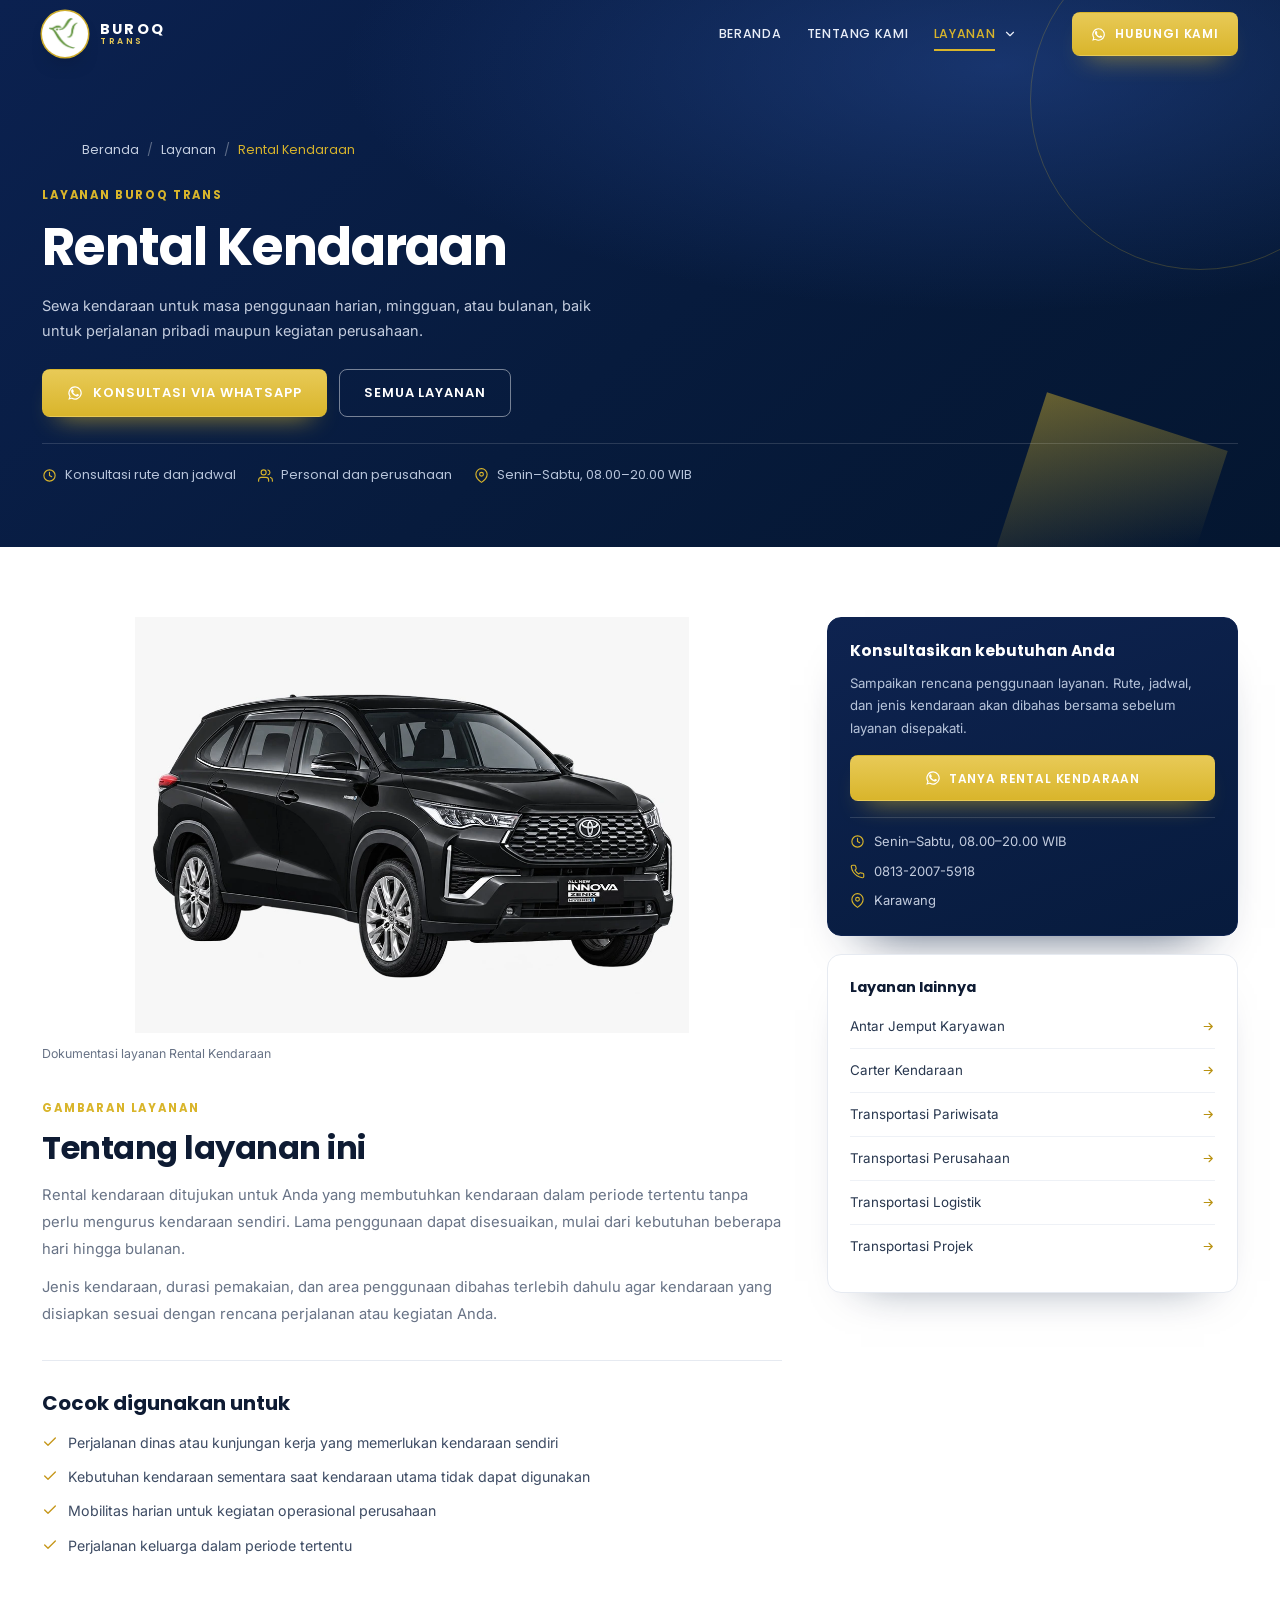
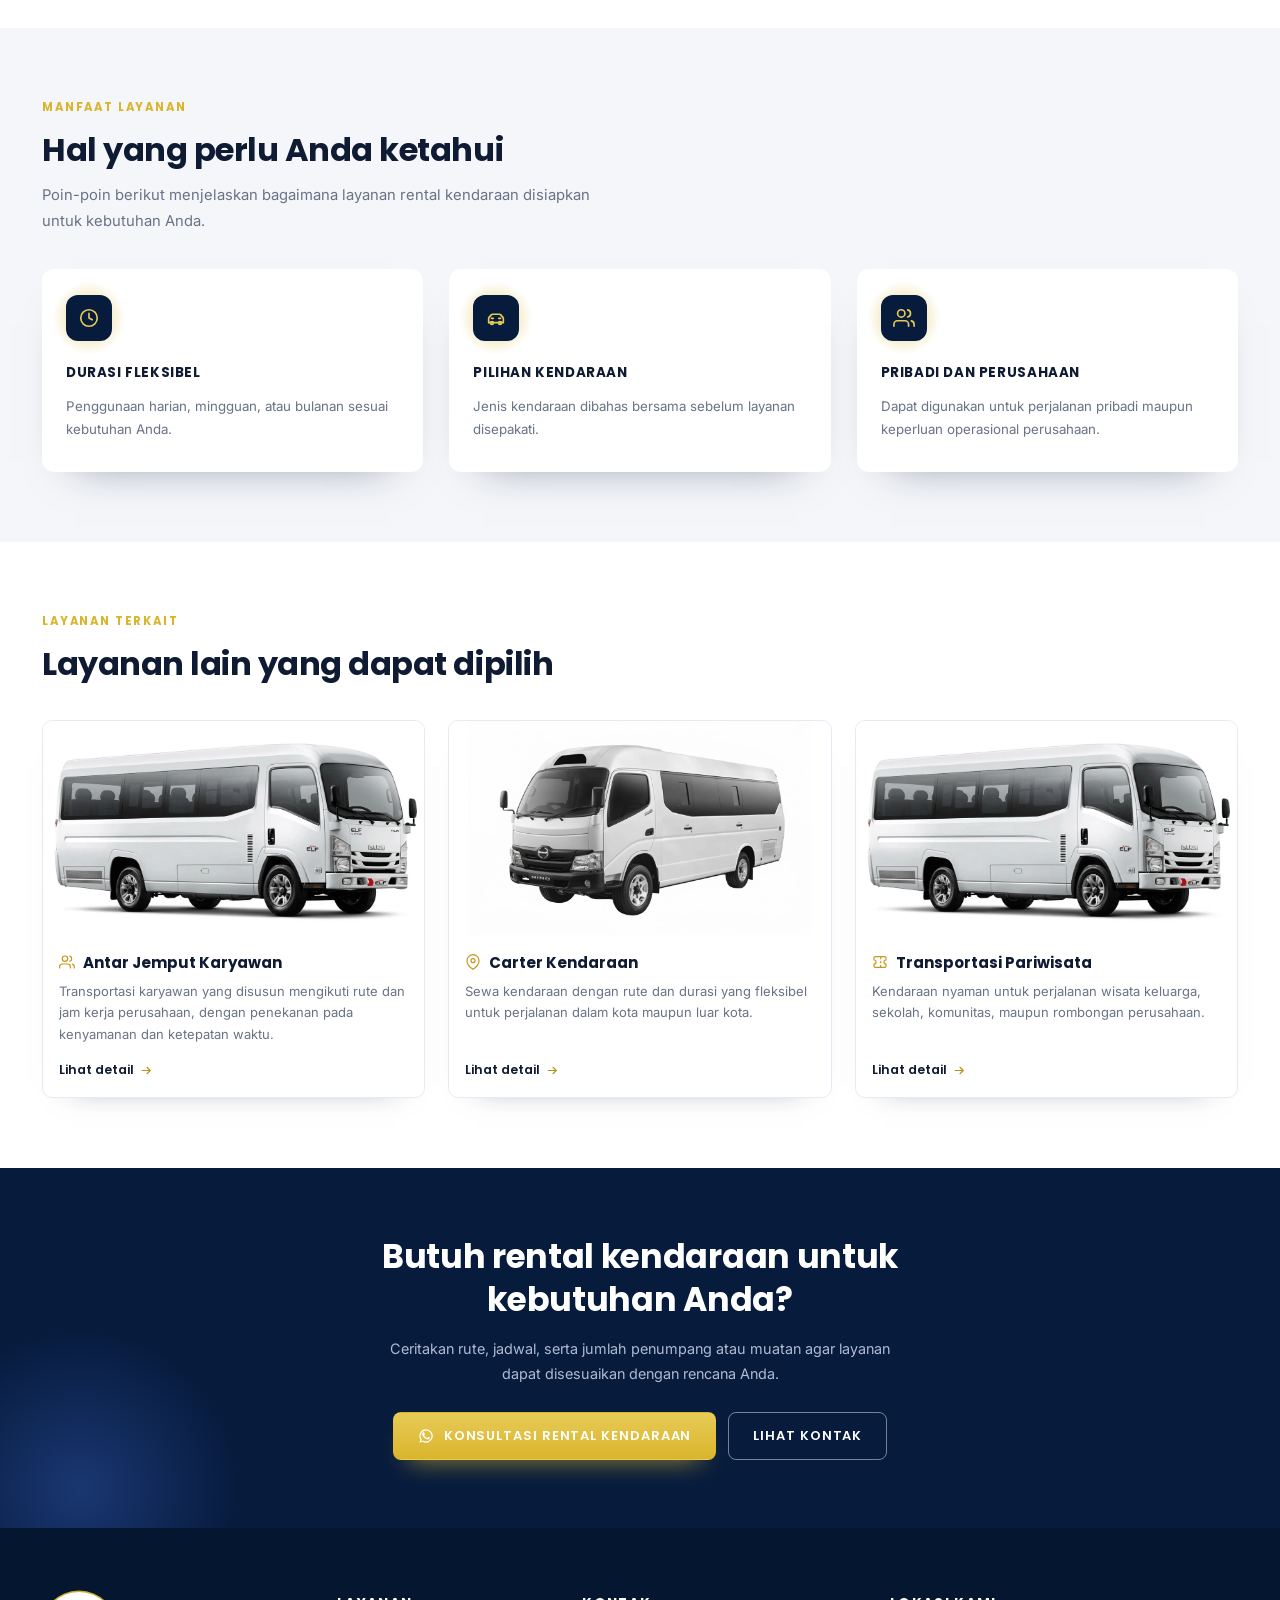
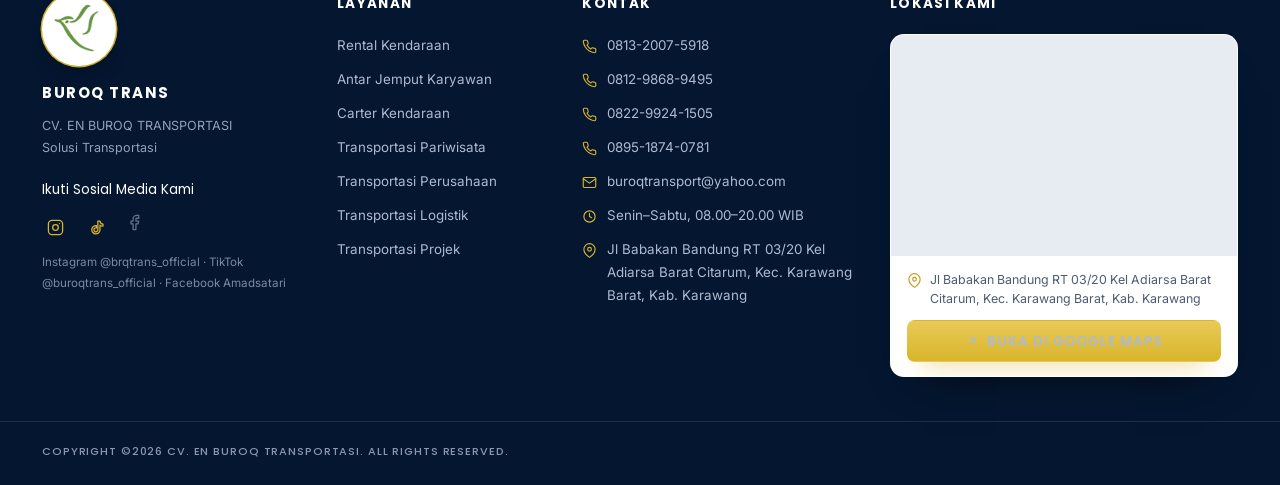
<file: layanan/rental/index.html>
<!DOCTYPE html>
<html lang="id" data-page="service" data-base="../../">
<head>
<meta charset="UTF-8">
<meta name="viewport" content="width=device-width, initial-scale=1">
<title>Rental Kendaraan — BUROQ TRANS | Sewa Kendaraan Harian &amp; Bulanan</title>
<meta name="description" content="Rental kendaraan BUROQ TRANS untuk kebutuhan harian, mingguan, atau bulanan. Konsultasikan jenis kendaraan, durasi, dan area penggunaan Anda di Karawang.">
<link rel="canonical" href="https://www.buroqtrans.com/layanan/rental/">

<!-- Open Graph / Social Media Link Preview -->
<meta property="og:type" content="website">
<meta property="og:site_name" content="Buroq Trans">
<meta property="og:locale" content="id_ID">
<meta property="og:title" content="Rental Kendaraan — BUROQ TRANS | Sewa Kendaraan Harian &amp; Bulanan">
<meta property="og:description" content="Rental kendaraan BUROQ TRANS untuk kebutuhan harian, mingguan, atau bulanan. Konsultasikan jenis kendaraan, durasi, dan area penggunaan Anda di Karawang.">
<meta property="og:url" content="https://www.buroqtrans.com/layanan/rental/">
<meta property="og:image" content="https://www.buroqtrans.com/assets/photos/og-buroq.png">
<meta property="og:image:secure_url" content="https://www.buroqtrans.com/assets/photos/og-buroq.png">
<meta property="og:image:type" content="image/png">
<meta property="og:image:width" content="1200">
<meta property="og:image:height" content="630">
<meta property="og:image:alt" content="Buroq Trans - Solusi Transportasi Profesional dan Terpercaya">

<!-- Twitter Card -->
<meta name="twitter:card" content="summary_large_image">
<meta name="twitter:title" content="Rental Kendaraan — BUROQ TRANS | Sewa Kendaraan Harian &amp; Bulanan">
<meta name="twitter:description" content="Rental kendaraan BUROQ TRANS untuk kebutuhan harian, mingguan, atau bulanan. Konsultasikan jenis kendaraan, durasi, dan area penggunaan Anda di Karawang.">
<meta name="twitter:image" content="https://www.buroqtrans.com/assets/photos/og-buroq.png">
<meta name="twitter:image:alt" content="Buroq Trans - Solusi Transportasi Profesional dan Terpercaya">

<meta name="theme-color" content="#071B3D">
<link rel="icon" href="../../assets/brand/favicon.svg" type="image/svg+xml">
<link rel="icon" type="image/png" href="../../assets/brand/logoburoq.png">
<link rel="apple-touch-icon" href="../../assets/brand/logoburoq.png">

<link rel="preconnect" href="https://fonts.googleapis.com">
<link rel="preconnect" href="https://fonts.gstatic.com" crossorigin>
<link href="https://fonts.googleapis.com/css2?family=Poppins:wght@500;600;700&family=Inter:wght@400;500;600&display=swap" rel="stylesheet">

<link rel="stylesheet" href="../../css/style.css">
<link rel="stylesheet" href="../../css/pages.css">
</head>

<body data-service="rental">

<!-- Header, navigation and dropdown are rendered by js/site-shell.js -->
<div data-site-header></div>

<main id="serviceMain">
  <noscript>
    <section class="page-hero">
      <div class="container-main">
        <h1 class="page-title">Rental Kendaraan</h1>
        <p class="page-lead">
          Sewa kendaraan dengan masa penggunaan harian, mingguan, atau bulanan untuk kebutuhan
          pribadi maupun perusahaan. Hubungi BUROQ TRANS di 0813-2007-5918.
        </p>
      </div>
    </section>
  </noscript>
</main>

<!-- Footer is rendered by js/site-shell.js -->
<div data-site-footer></div>

<script src="../../js/data.js"></script>
<script src="../../js/site-shell.js"></script>
<script src="../../js/main.js"></script>
<script src="../../js/pages.js"></script>
</body>
</html>
</file>
<file: css/style.css>
/* =============================================================================
   BUROQ TRANSPORT — presentation stylesheet
   Custom CSS carries the shapes, decorations and precise typography.
   Tailwind utilities handle common spacing in the markup.
   ============================================================================= */

:root{
  --navy:#071B3D;
  --navy-deep:#041630;
  --navy-soft:#0E2350;
  --gold:#D9B52B;
  --gold-light:#E8CA57;
  --white:#FFFFFF;
  --surface:#F4F6F9;
  --text:#17243A;
  --muted:#687386;
  --red:#D92735;
  --line:#E6EAF1;
  --container:1240px;
  --header-h:72px;
  --shadow-card:0 22px 44px -34px rgba(7,27,61,.55);
}

*,*::before,*::after{ box-sizing:border-box }

html{ scroll-behavior:smooth; -webkit-text-size-adjust:100% }
section[id], footer[id]{ scroll-margin-top:80px }

body{
  margin:0;
  background:#fff;
  color:var(--text);
  font-family:Inter,system-ui,-apple-system,"Segoe UI",Roboto,sans-serif;
  font-size:15.5px;
  line-height:1.72;
  overflow-x:hidden;
}
body.is-locked{ overflow:hidden }

img{ max-width:100%; display:block }
a{ color:inherit; text-decoration:none }
button{ font:inherit; color:inherit }
ul{ list-style:none; margin:0; padding:0 }
h1,h2,h3{ font-family:Poppins,system-ui,sans-serif; margin:0; color:#0E1B33 }
p{ margin:0 }

.icon-sprite{ position:absolute; width:0; height:0; overflow:hidden }
.ico{ width:16px; height:16px; flex:none; display:block }

.sr-only{
  position:absolute; width:1px; height:1px; padding:0; margin:-1px;
  overflow:hidden; clip:rect(0 0 0 0); white-space:nowrap; border:0;
}

.container-main{ width:100%; max-width:var(--container); margin-inline:auto; padding-inline:22px }

/* ---------- shared typography ---------- */
.h2{
  font-size:clamp(25px,2.5vw,38px);
  line-height:1.25;
  font-weight:700;
  letter-spacing:-.015em;
}
.h2.center{ text-align:center }
.h2.on-dark{ color:#fff }
.gold{ color:var(--gold); font-style:normal }

.eyebrow{
  font-family:Poppins,sans-serif;
  font-size:11.5px;
  font-weight:700;
  letter-spacing:.16em;
  text-transform:uppercase;
  color:var(--gold);
}
.eyebrow.center{ text-align:center }

.section-sub{
  text-align:center;
  color:var(--muted);
  font-size:14.5px;
  max-width:720px;
  margin:14px auto 0;
}
.section-sub.on-dark{ color:#9CABC4 }
.section-sub.is-left{ text-align:left; margin:8px 0 0; max-width:520px }

.body-text{ color:var(--muted); font-size:14.8px; line-height:1.8 }

.pill{
  display:inline-flex; align-items:center; gap:9px;
  background:#fff; border:1px solid var(--line);
  border-radius:999px; padding:5px 16px 5px 5px;
  font-family:Poppins,sans-serif; font-size:11.5px; font-weight:600;
  letter-spacing:.05em; text-transform:uppercase; color:#17243A;
  box-shadow:0 6px 16px -12px rgba(7,27,61,.7);
}
.pill-ico{
  width:23px; height:23px; border-radius:50%;
  background:#FCF3D8; color:#C6971A; display:grid; place-items:center;
}
.pill-ico .ico{ width:13px; height:13px }
.pill-soft{ background:#FDF8EC; border-color:#F5E7C4; padding-left:14px }
.pill-soft .pill-ico{ background:#FBEFD2 }
.center-pill{ display:flex; width:max-content; margin-inline:auto }

.pill-dark{
  background:rgba(255,255,255,.07); border-color:rgba(255,255,255,.16);
  color:#E8EDF7; padding:5px 18px 5px 5px;
}
.pill-star{
  width:23px; height:23px; border-radius:50%; background:var(--gold);
  color:#0B1B33; display:grid; place-items:center;
}
.pill-star .ico{ width:13px; height:13px }

/* ---------- buttons ---------- */
.btn{
  display:inline-flex; align-items:center; justify-content:center; gap:10px;
  font-family:Poppins,sans-serif; font-weight:600;
  font-size:13px; letter-spacing:.07em; text-transform:uppercase;
  height:48px; padding:0 24px; border:1px solid transparent;
  border-radius:8px; cursor:pointer; white-space:nowrap;
  transition:transform .18s ease, box-shadow .18s ease, background .18s ease, color .18s ease;
}
.btn:hover{ transform:translateY(-2px) }
.btn:active{ transform:translateY(0) }
.btn:focus-visible{ outline:2px solid var(--gold-light); outline-offset:3px }
a:focus-visible, button:focus-visible{ outline:2px solid var(--gold-light); outline-offset:3px }

.btn-gold{
  background:linear-gradient(180deg,var(--gold-light),var(--gold));
  color:#fff; box-shadow:0 14px 26px -16px rgba(217,181,43,.95);
}
.btn-gold:hover{ box-shadow:0 18px 30px -16px rgba(217,181,43,1) }

.btn-ghost{ background:transparent; color:#fff; border-color:rgba(255,255,255,.45) }
.btn-ghost:hover{ background:rgba(255,255,255,.1); border-color:#fff }

.btn-red{
  background:var(--red); color:#fff; border-radius:5px;
  text-transform:none; letter-spacing:.01em; font-size:13.5px;
  height:50px; padding:0 22px;
  box-shadow:0 16px 30px -20px rgba(217,39,53,.9);
}
.btn-red .ico{ width:13px; height:13px; opacity:.85 }

.btn-outline-gold{
  background:transparent; color:var(--gold-light);
  border-color:rgba(217,181,43,.75); height:42px; padding:0 24px;
  border-radius:7px; font-size:12px;
}
.btn-outline-gold:hover{ background:rgba(217,181,43,.14); border-color:var(--gold) }

.btn-outline-dark{ background:#fff; color:var(--text); border-color:#D7DEE8 }
.btn-outline-dark:hover{ border-color:var(--navy) }

.btn-block{ width:100% }

.btn-hero-booking{ padding:0 26px 0 5px; gap:12px }
.btn-ico{
  width:32px; height:32px; border-radius:50%;
  background:var(--navy-deep); color:var(--gold-light);
  display:grid; place-items:center;
}
.btn-ico .ico{ width:14px; height:14px }

.btn-book-now{ height:44px; padding:0 18px; gap:9px; font-size:12px }
.btn-book-now .ico{ width:15px; height:15px }

.link-gold{
  display:inline-flex; align-items:center; gap:7px;
  background:none; border:0; padding:0; cursor:pointer;
  font-family:Poppins,sans-serif; font-size:13px; font-weight:600;
  letter-spacing:.05em; text-transform:uppercase; color:#B99212;
}
.link-gold .ico{ width:14px; height:14px }
.link-gold:hover{ color:var(--gold) }

/* =============================================================================
   HEADER
   ============================================================================= */
.site-header{
  position:fixed; inset:0 0 auto 0; z-index:60;
  padding:11px 0; transition:padding .25s ease, background .25s ease, box-shadow .25s ease;
}
.site-header.is-stuck{
  background:rgba(6,25,62,.97);
  box-shadow:0 14px 34px -22px rgba(0,0,0,.9);
  padding:7px 0;
}
.header-inner{ display:flex; align-items:center; gap:18px }

.brand{ display:flex; align-items:center; gap:12px }
/* client logo keeps its original green: it sits on a white plate with a gold
   hairline so the brand colour never touches the navy/gold surfaces directly */
.brand-logo{
  width:46px; height:46px; padding:6px;
  object-fit:contain; background:#fff; border-radius:50%;
  box-shadow:0 0 0 1.5px rgba(217,181,43,.95), 0 12px 24px -16px rgba(0,0,0,.9);
}
.brand-word{ display:flex; flex-direction:column; line-height:1.05; font-family:Poppins,sans-serif }
.brand-word strong{ color:#fff; font-size:14.5px; letter-spacing:.15em; font-weight:700 }
.brand-word span{ color:var(--gold-light); font-size:8.5px; letter-spacing:.3em; font-weight:600 }

.nav{ margin-left:auto }
.nav-list{ display:flex; align-items:center; gap:clamp(14px,2vw,30px) }
.nav-list a{
  display:block; position:relative;
  font-family:Poppins,sans-serif; font-size:12.5px; font-weight:500;
  letter-spacing:.05em; text-transform:uppercase; color:#E9EEF8;
  padding:6px 0; transition:color .2s ease;
}
.nav-list a::after{
  content:""; position:absolute; left:0; right:0; bottom:0;
  height:2px; background:var(--gold); transform:scaleX(0);
  transform-origin:left; transition:transform .25s ease;
}
.nav-list a:hover{ color:var(--gold-light) }
.nav-list a.is-active{ color:var(--gold) }
.nav-list a.is-active::after{ transform:scaleX(1) }

.header-actions{ display:flex; align-items:center; gap:10px; margin-left:clamp(14px,2.4vw,44px) }

.nav-toggle{
  display:none; width:46px; height:46px; border:1px solid rgba(255,255,255,.3);
  background:rgba(255,255,255,.07); border-radius:9px;
  align-items:center; justify-content:center; cursor:pointer;
}
.nav-toggle .ico{ width:20px; height:20px; color:#fff }
.nav-toggle .ico-close{ display:none }
.nav-toggle[aria-expanded="true"] .ico-open{ display:none }
.nav-toggle[aria-expanded="true"] .ico-close{ display:block }

/* close control inside the mobile drawer (the header toggle sits behind it) */
.nav-close{ display:none }

.nav-backdrop{
  position:fixed; inset:0; background:rgba(4,12,26,.6);
  z-index:59; opacity:0; visibility:hidden; transition:.25s ease;
}
.nav-backdrop.is-open{ opacity:1; visibility:visible }

/* =============================================================================
   1. HERO  — viewport-aware: header, main content and contact strip share
   one screen. min-height only (never height), so short/zoomed viewports
   grow and scroll naturally instead of clipping content.
   ============================================================================= */
.hero{
  position:relative; z-index:0; overflow:hidden;
  display:flex; flex-direction:column;
  min-height:100vh;                 /* fallback */
  min-height:100svh;
  padding-top:var(--header-h);
  padding-bottom:clamp(16px,2.6vh,30px);
  background:
    radial-gradient(80% 70% at 74% 14%, rgba(41,78,158,.5), transparent 64%),
    linear-gradient(140deg,#0B2150 0%,#071B3D 54%,#041630 100%);
}

.hero-inner{
  position:relative; z-index:2;
  flex:1 1 auto; min-height:0;
  display:flex; flex-direction:column;
}

.hero-grid{
  flex:1 1 auto; min-height:0;
  display:grid;
  /* fr tracks (not %) so the column gap never pushes the grid past its box */
  grid-template-columns:minmax(0,.78fr) minmax(0,1.22fr);
  align-items:center; align-content:center;
  gap:clamp(20px,2.4vw,36px);
  padding-block:clamp(14px,2.6vh,30px);
}
.hero-copy{ min-width:0 }

.hero-eyebrow{
  font-family:Poppins,sans-serif;
  font-size:clamp(11px,.9vw,12.5px); font-weight:600;
  letter-spacing:.17em; text-transform:uppercase; color:var(--gold);
  margin-bottom:clamp(12px,2vh,20px);
}
.hero-title{
  color:#fff; font-weight:600;
  font-size:clamp(31px,3.3vw,52px);
  line-height:1.16; letter-spacing:-.02em;
}
.hero-text{
  color:#C3CCDE; font-size:clamp(14.5px,1.05vw,16px); line-height:1.75;
  max-width:54ch; margin-top:clamp(14px,2.2vh,22px);
}
.hero-actions{ display:flex; flex-wrap:wrap; gap:14px; margin-top:clamp(22px,3.2vh,36px) }

.hero-visual{ min-width:0; display:flex; align-items:center; justify-content:flex-end }
@media (min-width:1024px){
  /* let the vehicle group run out to the viewport edge so it reads as the focal point */
  .hero-visual{ margin-right:calc(-22px - max(0px, (100vw - var(--container)) / 2)) }
}
.hero-cars{
  position:relative; width:100%;
  display:flex; align-items:center; justify-content:flex-end;
}
/* soft glow behind the vehicles — depth only, no hard edges */
.hero-cars::before{
  content:''; position:absolute; z-index:0;
  width:82%; aspect-ratio:1/1; right:-2%; top:50%; transform:translateY(-50%);
  background:radial-gradient(circle at 50% 50%, rgba(63,110,206,.34), rgba(217,181,43,.12) 46%, transparent 70%);
  filter:blur(34px); pointer-events:none;
}
.hero-cars img{
  position:relative; z-index:1;
  /* the box is driven by the column width only, so the art never shrinks to
     letterbox next to empty space; the hero grows instead (min-height).
     The wider aspect-ratio + cover crops the transparent margin at the top of
     the file (bottom aligned), making the vehicles read noticeably larger. */
  width:100%; max-width:none; height:auto;
  aspect-ratio:1.75;
  object-fit:cover; object-position:50% 100%;
  filter:drop-shadow(0 22px 30px rgba(2,9,22,.45));
  animation:heroFloat 7s ease-in-out infinite;
}
@keyframes heroFloat{
  0%,100%{ transform:translateY(0) }
  50%{ transform:translateY(-10px) }
}
@media (prefers-reduced-motion:reduce){
  .hero-cars img{ animation:none }
}

/* ---- bottom information strip: three compact, factual groups ---- */
.hero-contact{
  flex:none;
  display:grid;
  /* kolom alamat lebih lebar: alamat jalan + kota butuh ruang untuk 2 baris */
  grid-template-columns:minmax(0,.95fr) minmax(0,1.3fr) minmax(0,1fr);
  gap:clamp(16px,2.4vw,36px);
  padding-top:clamp(14px,2.2vh,22px);
  border-top:1px solid rgba(255,255,255,.14);
}
.hc-item{ display:flex; align-items:center; gap:13px; min-width:0 }
.hc-ico{
  width:42px; height:42px; flex:none; border-radius:8px;
  display:grid; place-items:center;
  background:rgba(217,181,43,.1); border:1px solid rgba(217,181,43,.42);
  color:var(--gold-light);
}
.hc-ico .ico{ width:18px; height:18px }
.hc-body{ display:flex; flex-direction:column; min-width:0; line-height:1.45 }
.hc-label{
  font-family:Poppins,sans-serif; font-size:11px; font-weight:500;
  letter-spacing:.1em; text-transform:uppercase; color:#93A2BE;
}
.hc-value{
  font-family:Poppins,sans-serif; font-size:clamp(14px,1.1vw,15.5px);
  font-weight:600; color:#fff;
}
/* alamat hero: teks panjang — ukuran sedikit dikecilkan, line-height longgar
   dan boleh pindah baris agar tetap enak dibaca di strip kontak */
.hc-value--address{
  font-size:clamp(12.5px,.95vw,14.5px);
  font-weight:500; line-height:1.5; color:#D9E1F1;
  overflow-wrap:break-word;
}
a.hc-value:hover{ color:var(--gold-light) }

/* =============================================================================
   2. ABOUT + STATS
   ============================================================================= */
.about{ position:relative; z-index:1; background:#fff; padding-top:66px }
.about-grid{
  position:relative; z-index:2;
  display:grid; grid-template-columns:minmax(0,1.04fr) minmax(0,.96fr);
  gap:clamp(30px,4vw,56px); align-items:start;
}
.about-copy .h2{ margin-top:24px; max-width:15ch }

.callout{
  margin-top:26px; background:#EEF2F8; border:1px solid #E3E9F2;
  border-radius:7px; overflow:hidden; max-width:560px;
}
.callout-title{
  font-family:Poppins,sans-serif; font-size:13.5px; font-weight:600;
  color:#0E1B33; background:#E3E9F3; padding:11px 18px;
}
.callout-text{ padding:15px 18px 17px; font-size:13.6px; color:#4E5B72; line-height:1.75 }

.about-chips{ display:flex; flex-wrap:wrap; gap:22px; margin-top:24px }
.about-chips li{
  display:flex; align-items:center; gap:8px;
  font-family:Poppins,sans-serif; font-size:13.3px; font-weight:500; color:#3E4C64;
}
.about-chips .ico{ width:17px; height:17px; color:var(--gold) }
.about-copy .btn-red{ margin-top:28px }

.about-media{ position:relative; min-height:300px; padding-bottom:70px }
.about-photo{
  width:100%; height:296px; object-fit:cover; border-radius:14px;
  box-shadow:0 30px 60px -44px rgba(7,27,61,.9);
}
.about-car{ position:absolute; object-fit:contain; filter:drop-shadow(0 22px 22px rgba(7,27,61,.28)) }
.about-car-a{ left:-11%; bottom:6px; width:56%; z-index:2 }
.about-car-b{ right:-5%; bottom:-16px; width:62%; z-index:3 }

.stats{
  display:grid; grid-template-columns:repeat(4,1fr); gap:20px;
  margin-top:52px; padding:30px 0 34px; border-top:1px solid var(--line);
}
.stat{ display:flex; align-items:center; gap:14px }
.stat + .stat{ border-left:1px solid #EEF1F6; padding-left:20px }
.stat-ico{
  width:46px; height:46px; border-radius:10px; flex:none;
  background:#FCF3D8; color:#D3A31B; display:grid; place-items:center;
}
.stat-ico .ico{ width:21px; height:21px }
.stat-body{ display:flex; flex-direction:column; min-width:0 }
.stat-value{ display:block; font-family:Poppins,sans-serif; font-size:17.5px; font-weight:700; color:#0E1B33; line-height:1.3 }
.stat-label{ display:block; font-size:13px; color:var(--muted); line-height:1.45 }

/* =============================================================================
   3. BRAND BANNER
   ============================================================================= */
.banner{ position:relative; background:#fff; padding-bottom:44px }
.banner-shadow{
  position:absolute; left:0; top:30px; right:18px; bottom:-14px; z-index:1;
  background:#DCE1E8; transform:translate(18px,26px);
  clip-path:polygon(0 0, 100% 0, 100% 100%, 0 71%);
}
.banner-panel{
  position:relative; z-index:2; overflow:hidden;
  background:linear-gradient(115deg,#13265A 0%,#0A1E46 45%,#06193E 100%);
  clip-path:polygon(0 0, 100% 0, 100% 100%, 0 71%);
  min-height:clamp(370px,31vw,530px);
  display:flex; align-items:center;
  padding:clamp(46px,5vw,64px) 0 clamp(74px,8vw,110px);
}
.banner-gold{
  position:absolute; left:0; top:36%; z-index:3;
  width:clamp(130px,11vw,206px); height:clamp(96px,8vw,132px);
  background:linear-gradient(150deg,var(--gold-light),#CFA322);
  clip-path:polygon(0 0, 100% 100%, 0 100%);
}
.banner-inner{ position:relative; width:100%; z-index:2 }
.banner-copy{ padding-left:clamp(0px,5vw,84px); max-width:560px }

.banner-title{
  color:#fff; font-size:clamp(29px,3vw,46px); font-weight:600;
  line-height:1.22; letter-spacing:-.01em;
}
.banner-sub{ color:#A9B5CC; font-size:14px; margin-top:18px }
.banner-copy .btn{ margin-top:26px }

.banner-badges{ position:absolute; top:-6px; right:-56px; z-index:5 }

.banner-cars{ position:absolute; right:-4%; bottom:-96px; width:54%; z-index:4; height:330px }
.banner-cars img{ position:absolute; object-fit:contain; filter:drop-shadow(0 26px 26px rgba(0,0,0,.4)) }
.bn-car-a{ left:0; bottom:34%; width:64%; z-index:2 }
.bn-car-b{ right:0; bottom:0; width:70%; z-index:3 }

/* =============================================================================
   4. SERVICE INTRO
   ============================================================================= */
.service{ background:#fff; padding:clamp(64px,7vw,96px) 0 clamp(30px,4vw,52px) }
.service-grid{
  display:grid; grid-template-columns:minmax(0,1.06fr) minmax(0,.94fr);
  gap:clamp(10px,2vw,26px); align-items:center;
}
.service-media{ position:relative }
.service-media img{
  width:132%; max-width:none; margin-left:-19%;
  object-fit:contain; filter:drop-shadow(0 34px 34px rgba(7,27,61,.24));
}
.service-card{
  position:relative; z-index:2; margin-left:-7%;
  background:#fff; border-left:4px solid var(--gold);
  border-radius:14px; padding:clamp(26px,3vw,42px);
  box-shadow:0 40px 70px -46px rgba(7,27,61,.75);
}
.service-card .h2{ margin-top:20px }
.service-card .body-text{ margin-top:16px }
.service-card .link-gold{ margin-top:22px }

/* =============================================================================
   5. SERVICE CATALOG — the seven official services
   Cards reserve a 16:9 photo slot for each service; until the client supplies
   photos the slot renders an empty placeholder of exactly the same size.
   ============================================================================= */
.catalog{ background:#fff; padding:clamp(50px,5vw,72px) 0 clamp(54px,5.5vw,78px) }
.catalog .h2{ margin-top:10px }
.catalog .section-sub{ margin-top:10px; max-width:620px }

.svc-grid{
  display:grid;
  grid-template-columns:repeat(3,minmax(0,1fr));
  grid-auto-rows:1fr;               /* all rows share one card height on desktop */
  gap:clamp(16px,1.8vw,24px);
  margin-top:clamp(26px,3vw,36px);
}

.svc-card{
  display:flex; flex-direction:column;
  background:#fff; border:1px solid #E6EBF3; border-radius:10px;
  overflow:hidden;
  box-shadow:0 16px 30px -30px rgba(7,27,61,.55);
  transition:transform .2s ease, border-color .2s ease, box-shadow .2s ease;
}
.svc-card:hover{ transform:translateY(-2px); border-color:#D5DEEC; box-shadow:0 22px 36px -30px rgba(7,27,61,.55) }
.svc-card:focus-within{ border-color:#C9D4E6 }

/* image slot — the placeholder and the future photo share this exact box */
.svc-photo{ position:relative; aspect-ratio:16/9; background:#EEF2F8; overflow:hidden }
/* vehicle cutouts keep a white backdrop, so photos sit inside the slot without
   cropping the unit; the white matches the card surface */
.svc-photo:not(.is-empty){ background:#fff }
.svc-photo img{ display:block; width:100%; height:100%; object-fit:contain }
.svc-photo.is-empty{ display:flex; align-items:center; justify-content:center }
.svc-photo.is-empty::before{
  content:""; position:absolute; inset:9px; z-index:0;
  border:1px dashed #C9D3E2; border-radius:6px;
}
.svc-photo-empty{
  position:relative; z-index:1;
  display:flex; flex-direction:column; align-items:center; gap:6px;
  color:#93A1B6;
}
.svc-photo-empty .ico{ width:20px; height:20px }
.svc-photo-label{
  font-family:Poppins,sans-serif; font-size:10px; font-weight:600;
  letter-spacing:.13em; text-transform:uppercase; color:#8B99AE;
}

.svc-body{ display:flex; flex-direction:column; flex:1; padding:16px 16px 14px }
.svc-title{
  display:flex; align-items:center; gap:8px;
  font-family:Poppins,sans-serif; font-size:15px; font-weight:700;
  line-height:1.4; color:#0E1B33;
}
.svc-ico{ flex:none; display:grid; place-items:center; color:#C6971A }
.svc-ico .ico{ width:16px; height:16px }
.svc-desc{ margin-top:8px; font-size:13px; line-height:1.66; color:var(--muted); }

.svc-link{
  margin-top:auto; padding:14px 0 2px; align-self:flex-start;
  display:inline-flex; align-items:center; gap:6px;
  background:none; border:0; cursor:pointer;
  font-family:Poppins,sans-serif; font-size:12.5px; font-weight:600; color:#0E1B33;
}
.svc-link .ico{ width:13px; height:13px; color:#B99212; transition:transform .2s ease }
.svc-link:hover{ color:#B99212 }
.svc-link:hover .ico{ transform:translateX(3px) }
.svc-link:focus-visible{ outline:2px solid var(--gold); outline-offset:3px; border-radius:3px }

/* =============================================================================
   6. WHY US
   ============================================================================= */
.why{ background:var(--surface); padding:clamp(56px,6vw,80px) 0 clamp(60px,6vw,84px) }
.why .h2{ margin-top:20px }

.benefit-grid{ display:grid; grid-template-columns:repeat(4,1fr); gap:26px; margin-top:40px }
.b-card{ background:#fff; border-radius:12px; padding:26px 24px 30px; box-shadow:var(--shadow-card) }
.b-ico{ position:relative; width:46px; height:46px; display:grid; place-items:center; color:var(--gold-light) }
.b-ico::before{
  content:""; position:absolute; inset:-14px; border-radius:50%;
  background:radial-gradient(circle,rgba(217,181,43,.6),rgba(217,181,43,0) 70%);
}
.b-ico::after{ content:""; position:absolute; inset:0; background:var(--navy); border-radius:12px }
.b-ico .ico{ position:relative; z-index:1; width:22px; height:22px }
.b-title{
  margin-top:22px; font-family:Poppins,sans-serif; font-size:13.4px; font-weight:700;
  letter-spacing:.045em; text-transform:uppercase; line-height:1.5; color:#0E1B33;
}
.b-text{ margin-top:12px; font-size:13.3px; line-height:1.75; color:var(--muted) }

/* =============================================================================
   7. BOOKING STEPS (CARA MEMULAI)
   ============================================================================= */
.steps{ background:#fff; padding:clamp(58px,6vw,86px) 0 clamp(30px,4vw,50px) }
.steps-grid{
  display:grid; grid-template-columns:minmax(0,.98fr) minmax(0,1.02fr);
  gap:clamp(30px,4vw,58px); align-items:center;
}
.steps-cards{ display:grid; grid-template-columns:repeat(2,1fr); gap:22px }
.s-card{
  background:#fff; border:1px solid #EDF1F7; border-radius:13px;
  padding:24px 22px 26px; box-shadow:var(--shadow-card);
}
.s-no{
  width:36px; height:36px; border-radius:10px; color:#152449;
  background:linear-gradient(180deg,var(--gold-light),var(--gold));
  display:grid; place-items:center;
  font-family:Poppins,sans-serif; font-size:15px; font-weight:700;
}
.s-title{ margin-top:20px; font-family:Poppins,sans-serif; font-size:17px; font-weight:700; color:#0E1B33 }
.s-text{ margin-top:10px; font-size:13.2px; line-height:1.7; color:var(--muted) }

.steps-right .h2{ margin-top:20px }
.steps-right .body-text{ margin-top:14px; max-width:44ch }
.steps-car{
  margin-top:26px; width:104%; max-width:none; margin-left:-4%;
  object-fit:contain; filter:drop-shadow(0 34px 34px rgba(7,27,61,.26));
}

/* =============================================================================
   8. CORPORATE TRANSPORTATION
   ============================================================================= */
.corp{ background:#fff; padding:clamp(58px,6vw,84px) 0 clamp(46px,5vw,70px) }
.corp .h2{ margin-top:12px }
.corp-grid{
  display:grid; grid-template-columns:minmax(0,.96fr) minmax(0,1.04fr);
  gap:clamp(24px,3vw,42px); margin-top:40px; align-items:stretch;
}
.corp-card{
  background:#fff; border:1px solid #EDF1F7; border-radius:16px;
  padding:clamp(24px,3vw,36px); box-shadow:0 34px 60px -46px rgba(7,27,61,.8);
  display:flex; flex-direction:column;
}
.corp-ico{
  width:52px; height:52px; border-radius:13px; color:#12224A;
  background:linear-gradient(180deg,var(--gold-light),var(--gold));
  display:grid; place-items:center; box-shadow:0 14px 26px -16px rgba(217,181,43,1);
}
.corp-ico .ico{ width:24px; height:24px }
.corp-card .body-text{ margin-top:20px }

.feature-list{ margin-top:auto; padding-top:12px }
.feature-list li{
  display:flex; align-items:center; gap:15px;
  padding:17px 0; border-top:1px solid #EDF1F7;
}
.f-ico{
  width:42px; height:42px; border-radius:11px; flex:none;
  background:var(--navy); color:var(--gold-light); display:grid; place-items:center;
}
.f-ico .ico{ width:19px; height:19px }
.f-title{ display:block; font-family:Poppins,sans-serif; font-size:15.5px; font-weight:700; color:#0E1B33; line-height:1.4 }
.f-text{ display:block; font-size:13px; color:var(--muted); line-height:1.5 }

.corp-media{ margin:0; border-radius:18px; overflow:hidden; box-shadow:0 34px 60px -46px rgba(7,27,61,.9) }
.corp-media img{ width:100%; height:100%; min-height:330px; object-fit:cover }

/* =============================================================================
   9. TOURISM + PACKAGES
   ============================================================================= */
.tourism{ background:#fff; padding:clamp(34px,4vw,54px) 0 clamp(58px,6vw,86px) }

.tourism-card{
  position:relative; background:#fff; border:1px solid #EDF1F7;
  border-radius:14px; padding:clamp(26px,3vw,38px) clamp(26px,3vw,44px) clamp(26px,3vw,38px) clamp(56px,5vw,74px);
  box-shadow:0 34px 60px -46px rgba(7,27,61,.75);
}
.tourism-card::before{
  content:""; position:absolute; left:clamp(24px,2.6vw,38px); top:34px; bottom:34px;
  width:4px; border-radius:3px; background:var(--gold);
}
.tourism-card .h2{ margin-top:18px }
.tourism-card .body-text{ margin-top:14px }

/* =============================================================================
   10. CLOSING CTA
   ============================================================================= */
.closing{
  position:relative; z-index:3; background:var(--navy);
  padding-top:clamp(58px,7vw,92px); padding-bottom:clamp(10px,1.6vw,22px);
  text-align:center; overflow:visible;
}
.closing-title{
  color:#fff; font-weight:700; letter-spacing:-.02em;
  font-size:clamp(33px,5vw,88px); line-height:1.12;
}
.closing-sub{ margin-top:22px; color:#9FACC4; font-size:15px }
.closing-cars{
  display:flex; justify-content:center;
  margin-top:clamp(20px,2.4vw,32px); margin-bottom:0;
  pointer-events:none;
}
.closing-cars img{
  width:100%; max-width:1040px; height:auto;
  object-fit:contain; object-position:center bottom;
  filter:drop-shadow(0 26px 26px rgba(0,0,0,.32));
}

/* =============================================================================
   11. FOOTER
   ============================================================================= */
.site-footer{ background:var(--navy-deep); color:#B7C1D4; padding-top:clamp(46px,5vw,64px) }
.footer-grid{
  display:grid; grid-template-columns:1.05fr .85fr 1.1fr 1.4fr;
  gap:34px; padding-bottom:44px;
}
.footer-brand .brand-logo{ width:74px; height:74px; padding:11px }
.footer-brand-name{
  margin-top:14px; font-family:Poppins,sans-serif; font-size:15px;
  font-weight:700; letter-spacing:.1em; color:#fff;
}
.footer-legal{ margin-top:9px; font-size:12.6px; line-height:1.7; color:#93A0B8 }
.footer-social-label{ margin-top:20px; font-family:Poppins,sans-serif; font-size:13.5px; color:#fff }
.footer-social{ display:flex; gap:16px; margin-top:13px }
.footer-social button, .footer-social a{
  width:26px; height:26px; display:grid; place-items:center;
  color:var(--gold); background:none; border:0; cursor:pointer; padding:0;
  transition:transform .2s ease, color .2s ease;
}
.footer-social .ico{ width:17px; height:17px }
.footer-social button:hover, .footer-social a:hover{ transform:translateY(-3px); color:var(--gold-light) }
/* accounts whose profile URL could not be verified stay non-interactive */
.footer-social .is-unlinked{ color:#65728C; cursor:default }
.footer-social-note{ margin-top:12px; font-size:11.6px; line-height:1.75; color:#7C8AA4 }

.footer-col h3{
  font-family:Poppins,sans-serif; font-size:13.5px; font-weight:700;
  letter-spacing:.1em; text-transform:uppercase; color:#fff; margin-bottom:18px;
}
.footer-col li + li{ margin-top:11px }
.footer-col a, .footer-col li{ font-size:13.4px; color:#AFBAD0 }
.footer-col a:hover{ color:var(--gold-light) }
.footer-contact li{ display:flex; align-items:flex-start; gap:10px }
.footer-contact .ico{ width:15px; height:15px; color:var(--gold); margin-top:5px }

/* map card replaces the old footer menu column on the right */
.footer-map-col{ display:flex; flex-direction:column; min-width:0 }
.footer-map{
  display:flex; flex-direction:column; flex:1 1 auto; min-height:300px;
  min-width:0; overflow:hidden; border:1px solid rgba(255,255,255,.16);
  border-radius:14px; background:#fff;
  box-shadow:0 24px 46px -34px rgba(0,0,0,.85);
}
.footer-map-frame{ flex:1 1 auto; display:flex; min-height:220px; background:#E7ECF3 }
.footer-map iframe{ width:100%; height:100%; min-height:220px; border:0; display:block; flex:1 1 auto }
.footer-map-fallback{
  flex:1 1 auto; min-height:220px; display:grid; place-items:center;
  background:#E7ECF3; color:var(--navy);
}
.footer-map-fallback .ico{ width:34px; height:34px; color:#C6971A }
.footer-map-bar{
  display:grid; gap:12px; padding:14px 16px;
  background:#fff; border-top:1px solid var(--line);
}
.footer-map-info{
  display:flex; align-items:flex-start; gap:8px; min-width:0;
  font-size:12.4px; line-height:1.55; color:#4E5B72; overflow-wrap:anywhere;
}
.footer-map-info .ico{ width:15px; height:15px; margin-top:3px; color:#C6971A; flex:none }
.footer-map-open{ width:100%; height:42px; padding:0 14px; font-size:11.4px; gap:8px }
.footer-map-open .ico{ width:14px; height:14px }

.footer-bar{ border-top:1px solid rgba(255,255,255,.1); padding:20px 0 24px }
.footer-bar p{
  font-family:Poppins,sans-serif; font-size:11px; font-weight:500;
  letter-spacing:.08em; text-transform:uppercase; color:#8A97AF;
}

/* =============================================================================
   FLOATING WHATSAPP + TOAST
   ============================================================================= */
/* compact icon button: stays functional without covering card content */
.wa-fab{
  position:fixed; right:20px; bottom:20px; z-index:70;
  display:inline-flex; align-items:center; justify-content:center;
  width:56px; height:56px;
  background:#25D366; color:#fff; border:0; cursor:pointer; border-radius:50%;
  box-shadow:0 16px 30px -16px rgba(0,0,0,.6);
  transition:transform .2s ease, opacity .2s ease, visibility .2s ease;
}
.wa-fab span{ display:none }
.wa-fab:hover{ transform:translateY(-3px) }
.wa-fab.is-suppressed{
  opacity:0; visibility:hidden; transform:translateY(14px); pointer-events:none;
}
/* the service cards carry their own CTA, so the floating button steps aside
   while that section is on screen wherever it would overlap the card column */
@media (max-width:1320px){
  body.in-services .wa-fab{ opacity:0; visibility:hidden; transform:translateY(14px); pointer-events:none }
}
.wa-fab .ico{ width:24px; height:24px }

.toast{
  position:fixed; left:50%; bottom:24px; transform:translateX(-50%);
  z-index:120; max-width:min(520px,92vw);
  background:#0B1B33; color:#EAF0FA; border:1px solid rgba(217,181,43,.45);
  padding:13px 20px; border-radius:11px; font-size:14px; line-height:1.6;
  box-shadow:0 24px 46px -26px rgba(0,0,0,.9);
}
.toast[hidden]{ display:none }

/* =============================================================================
   MODALS
   ============================================================================= */
.modal{ position:fixed; inset:0; z-index:100; display:flex; align-items:center; justify-content:center; padding:18px }
.modal[hidden]{ display:none }
.modal-backdrop{ position:absolute; inset:0; background:rgba(4,18,42,.76) }
.modal-card{
  position:relative; background:#fff; border-radius:17px;
  width:min(580px,100%); max-height:92vh; overflow:auto;
  padding:26px clamp(20px,3vw,34px) 30px;
  box-shadow:0 50px 90px -50px rgba(0,0,0,.9);
  animation:modalIn .28s ease;
}
@keyframes modalIn{ from{ opacity:0; transform:translateY(18px) } to{ opacity:1; transform:none } }

.modal-head{ display:flex; align-items:flex-start; justify-content:space-between; gap:18px }
.modal-head h2{ font-size:22px; line-height:1.35; margin-top:6px }
.modal-close{
  width:38px; height:38px; border-radius:10px; border:1px solid var(--line);
  background:#F7F9FC; display:grid; place-items:center; cursor:pointer; color:#44506A;
}
.modal-close .ico{ width:17px; height:17px }
.modal-close:hover{ background:#EEF2F8 }

.modal-notice{
  margin-top:18px; background:#FDF8EC; border:1px solid #F3E4BF;
  border-left:3px solid var(--gold); border-radius:8px;
  padding:13px 15px; font-size:13.2px; line-height:1.7; color:#5C4E27;
}

.booking-form{ margin-top:20px }
.field{ margin-bottom:15px }
.field label{
  display:block; margin-bottom:7px;
  font-family:Poppins,sans-serif; font-size:12.5px; font-weight:600; color:#25324B;
}
.req{ color:var(--red) }
.field input, .field select, .field textarea{
  width:100%; border:1px solid #DCE2EC; background:#F9FAFC;
  border-radius:9px; padding:12px 14px;
  font-family:Inter,sans-serif; font-size:14.5px; color:var(--text);
}
.field textarea{ resize:vertical; min-height:84px }
.field input:focus, .field select:focus, .field textarea:focus{
  outline:none; border-color:var(--gold); background:#fff;
  box-shadow:0 0 0 3px rgba(217,181,43,.18);
}
.field input.is-invalid, .field select.is-invalid{ border-color:var(--red); background:#FFF6F6 }
.field-error{ display:block; margin-top:6px; font-size:12.4px; color:var(--red); min-height:1px }
.field-row{ display:grid; grid-template-columns:1fr 1fr; gap:14px }

.form-alert{
  background:#FFF1F2; border:1px solid #FBD5D9; border-radius:8px;
  padding:11px 14px; font-size:13.2px; color:#A11B27; margin-bottom:14px;
}
.modal-actions{ display:flex; flex-direction:column; gap:11px; margin-top:6px }

.form-success{
  display:flex; gap:13px; align-items:flex-start; margin-top:18px;
  background:#F1FAF2; border:1px solid #CDEBD3; border-radius:10px; padding:15px 16px;
}
.form-success[hidden]{ display:none }
.fs-ico{
  width:30px; height:30px; border-radius:50%; background:#2FA95B; color:#fff;
  display:grid; place-items:center; flex:none;
}
.fs-ico .ico{ width:16px; height:16px }
.form-success strong{ font-family:Poppins,sans-serif; font-size:14.5px; color:#14663A }
.form-success p{ font-size:13.3px; color:#3D6B51; margin-top:5px; line-height:1.7 }

/* =============================================================================
   RESPONSIVE
   ============================================================================= */
@media (max-width:1180px){
  .banner-badges{ right:0 }
}

@media (max-width:1023px){
  :root{ --header-h:76px }

  /* the nav leaves the flow here, so the actions take over the right edge */
  .header-actions{ margin-left:auto }

  .nav-toggle{ display:flex }

  .nav-close{
    display:grid; place-items:center;
    position:absolute; top:13px; right:13px;
    width:44px; height:44px; border-radius:9px; cursor:pointer;
    background:rgba(255,255,255,.07); border:1px solid rgba(255,255,255,.3);
    color:#fff;
  }
  .nav-close .ico{ width:18px; height:18px }
  .nav-close:hover{ background:rgba(255,255,255,.14) }

  .nav{
    position:fixed; top:0; right:0; height:100dvh;
    width:min(330px,86vw); background:var(--navy-deep);
    transform:translateX(100%); transition:transform .32s cubic-bezier(.4,0,.2,1);
    padding:94px 26px 40px; overflow:auto; z-index:65;
    box-shadow:-24px 0 60px -34px #000;
  }
  .nav.is-open{ transform:none }
  .nav-list{ flex-direction:column; align-items:stretch; gap:0 }
  .nav-list a{ padding:14px 2px; font-size:13.5px; border-bottom:1px solid rgba(255,255,255,.09) }
  .nav-list a::after{ display:none }
  .nav-list a.is-active{ color:var(--gold) }

  .hero{ padding-bottom:clamp(18px,3vh,32px) }
  .hero-grid{ grid-template-columns:minmax(0,1fr); gap:clamp(18px,3vh,30px); align-content:center }
  .hero-title{ font-size:clamp(30px,4.6vw,44px) }
  .hero-visual{ justify-content:center }
  .hero-cars{ justify-content:center }
  .hero-cars::before{ width:70%; right:auto; left:50%; transform:translate(-50%,-50%) }
  .hero-cars img{ max-width:100%; max-height:clamp(240px,46vh,440px) }
  .hero-actions{ width:100% }
  .hero-actions .btn{ flex:1 1 auto; min-width:0; white-space:normal; text-align:center; height:auto; min-height:48px; padding:12px 16px; line-height:1.3 }

  .about-grid{ grid-template-columns:1fr; gap:34px }
  .about-copy .h2{ max-width:none }
  .about-media{ padding-bottom:52px }
  .about-car-a{ left:-4%; bottom:2px; width:50% }
  .about-car-b{ right:-2%; bottom:-14px; width:56% }
  .stats{ grid-template-columns:repeat(2,1fr); gap:22px; margin-top:34px }
  .stat + .stat{ border-left:0; padding-left:0 }

  /* Banner: teks di atas, mobil di bawah — tidak saling menimpa */
  .banner-panel{
    min-height:0;
    padding:48px 0 0;
    clip-path:polygon(0 0, 100% 0, 100% 100%, 0 92%);
    display:flex; flex-direction:column; align-items:stretch;
  }
  .banner-shadow{ clip-path:polygon(0 0, 100% 0, 100% 100%, 0 92%); bottom:0 }
  .banner-inner{
    display:flex; flex-direction:column; align-items:stretch;
    position:relative; z-index:2;
  }
  .banner-copy{
    position:relative; z-index:5;
    padding-left:0; max-width:100%;
    padding-bottom:12px;
  }
  .banner-title{ position:relative; z-index:5 }
  .banner-sub{ position:relative; z-index:5; max-width:36ch }
  .banner-copy .btn{ position:relative; z-index:5 }
  .banner-badges{ display:none }
  .banner-cars{
    position:relative;
    right:auto; bottom:auto;
    width:100%; height:190px;
    margin-top:4px; margin-bottom:-4px;
    z-index:3;
    pointer-events:none;
  }
  .bn-car-a{ left:2%; bottom:16%; width:48%; z-index:2 }
  .bn-car-b{ right:0; bottom:0; width:58%; z-index:3 }
  .banner-gold{ top:auto; bottom:36px; height:64px; width:100px; z-index:1 }

  .service-grid{ grid-template-columns:1fr; gap:8px }
  .service-media img{ width:100%; margin-left:0 }
  .service-card{ margin-left:0 }

  .svc-grid{ grid-template-columns:repeat(2,minmax(0,1fr)); gap:18px }
  .benefit-grid{ grid-template-columns:repeat(2,1fr); gap:22px }

  .corp-grid{ grid-template-columns:1fr }
  .feature-list{ margin-top:6px }
  .corp-media img{ min-height:250px }

  .steps-grid{ grid-template-columns:1fr; gap:36px }
  .steps-right{ order:-1 }
  .steps-car{ width:100%; margin-left:0 }

  .blog-grid{ grid-template-columns:repeat(2,1fr); gap:24px }
  .footer-grid{ grid-template-columns:repeat(2,1fr); gap:34px }
}

/* Desktop: closing CTA fills the viewport and the fleet sits closer to the CTA.
   The negative top margin compensates for the transparent canvas above the
   vehicles, so the visible gap matches the compact mobile spacing. */
@media (min-width:1024px){
  .closing{
    display:flex; flex-direction:column;
    min-height:100vh;
  }
  .closing-inner{
    display:flex; flex-direction:column; justify-content:center;
    flex:1;
  }
  .closing-cars{ margin-top:clamp(-80px,-4.4vw,-48px) }
}

@media (max-width:767px){
  body{ font-size:15px }
  .container-main{ padding-inline:16px }

  .btn{ height:auto; min-height:46px; font-size:12.5px; padding:12px 18px; white-space:normal; text-align:center; line-height:1.3 }
  .hero-title{ font-size:clamp(27px,6.8vw,36px); overflow-wrap:break-word }
  .hero-text{ font-size:14.5px; max-width:none }
  .hero-actions{ gap:12px; flex-direction:column }
  .hero-actions .btn{ flex:1 1 auto; width:100%; min-width:0; white-space:normal; padding:14px 16px; text-align:center }
  .btn-hero-booking{ padding:14px 16px; gap:9px; justify-content:center }
  .hero-cars img{ max-height:clamp(220px,44vh,380px) }

  /* operational info reflows into stacked, compact rows */
  .hero-contact{ grid-template-columns:minmax(0,1fr); gap:0; padding-top:12px }
  .hc-item + .hc-item{ border-top:1px solid rgba(255,255,255,.1); padding-top:12px; margin-top:2px }
  .hc-ico{ width:38px; height:38px }

  .about-photo{ height:230px }
  .about-car-a{ width:52% }
  .about-car-b{ width:58% }

  .stats{ gap:16px; padding:24px 0 28px }
  .stat{ gap:11px }
  .stat-ico{ width:40px; height:40px }
  .stat-value{ font-size:16px }
  .stat-label{ font-size:12.3px }

  .banner-cars{ height:170px }
  .bn-car-a{ left:0; bottom:12%; width:50% }
  .bn-car-b{ right:-2%; bottom:0; width:56% }
  .banner-title{ font-size:clamp(24px,6.5vw,28px); max-width:none }
  .banner-sub{ font-size:13.5px }

  /* services become a compact list: photo left, text right, no full-width CTA */
  .svc-grid{ grid-template-columns:minmax(0,1fr); grid-auto-rows:auto; gap:12px; margin-top:22px }
  .svc-card{
    display:grid; grid-template-columns:104px minmax(0,1fr);
    align-items:center; gap:14px; padding:12px;
  }
  .svc-card:hover{ transform:none }
  .svc-photo{ aspect-ratio:1/1; border-radius:7px }
  .svc-photo.is-empty::before{ inset:7px }
  .svc-photo-empty{ gap:4px }
  .svc-photo-empty .ico{ width:17px; height:17px }
  .svc-photo-label{ font-size:9px; letter-spacing:.07em }
  .svc-body{ padding:0 }
  .svc-title{ font-size:14.5px; line-height:1.35 }
  .svc-desc{ margin-top:5px; font-size:12.5px; line-height:1.55 }
  .svc-link{ margin-top:6px; padding:6px 0; min-height:34px }

  .benefit-grid{ grid-template-columns:1fr }
  .b-card{ padding:22px 20px 24px }

  .tourism-card{ padding:24px 22px 24px 50px }

  .steps-cards{ gap:16px }
  .s-card{ padding:20px 18px 22px }
  .s-title{ font-size:15.5px; margin-top:16px }

  .closing-title{ font-size:clamp(30px,7.6vw,44px) }

  .footer-grid{ grid-template-columns:1fr; gap:30px }
  .footer-col h3{ margin-bottom:14px }

  .field-row{ grid-template-columns:1fr; gap:0 }
  .modal-card{ padding:22px 18px 26px }
  .modal-head h2{ font-size:19px }
}

@media (max-width:479px){
  :root{ --header-h:76px }
  .brand-logo{ width:50px; height:50px; padding:7px }
  .btn-book-now{ display:none }
  .hero-cars img{ max-height:clamp(190px,40vh,300px) }
  .hc-value{ font-size:14.5px }
  .hero-title{ font-size:clamp(26px,7.6vw,33px) }

  .stats{ grid-template-columns:repeat(2,1fr) }
  .about-car-a{ width:56%; left:-6% }
  .about-car-b{ width:62% }
  .steps-cards{ grid-template-columns:1fr }
  .wa-fab{ width:52px; height:52px; right:14px; bottom:14px }
  .modal-card{ max-width:100%; margin:0 8px }
}

@media (min-width:1441px){
  .banner-badges{ right:-66px }
}

/* motion preferences */
@media (prefers-reduced-motion:reduce){
  html{ scroll-behavior:auto }
  *,*::before,*::after{ animation-duration:.01ms !important; transition-duration:.01ms !important }
}
</file>
<file: css/pages.css>
/* =============================================================================
   BUROQ TRANS — multi-page styles
   Loaded after css/style.css. Covers the shared Layanan dropdown, the inner
   page hero/breadcrumb, the service detail template and the Tentang Kami
   layout. All values reuse the tokens defined in css/style.css.
   ============================================================================= */

/* =============================================================================
   SHARED SHELL — Layanan dropdown (desktop panel + mobile accordion)
   ============================================================================= */
.nav-item--drop{ display:flex; align-items:center; gap:2px; position:relative }
.nav-item--drop > a{ flex:0 1 auto }

.nav-drop-toggle{
  display:inline-flex; align-items:center; justify-content:center;
  width:26px; height:26px; padding:0; border:0; border-radius:5px;
  background:none; color:#E9EEF8; cursor:pointer;
}
.nav-drop-toggle .ico{ width:14px; height:14px; transition:transform .2s ease }
.nav-drop-toggle:hover{ color:var(--gold-light) }
.nav-item--drop.is-open .nav-drop-toggle{ color:var(--gold) }
.nav-item--drop.is-open .nav-drop-toggle .ico{ transform:rotate(180deg) }

@media (min-width:1024px){
  .nav-dropdown{
    position:absolute; top:calc(100% + 26px); left:50%;
    transform:translate(-50%,8px); transform-origin:top center;
    width:296px; padding:10px; margin:0;
    background:#fff; border:1px solid #E6EAF1; border-radius:12px;
    box-shadow:0 30px 60px -36px rgba(4,16,40,.6);
    opacity:0; visibility:hidden; z-index:80;
    /* visibility is not transitioned: the panel must be focusable the moment
       it opens so keyboard users can move into the submenu */
    transition:opacity .18s ease, transform .18s ease;
  }
  /* invisible bridge so the pointer can travel from the link to the panel */
  .nav-dropdown::before{ content:""; position:absolute; left:0; right:0; top:-26px; height:26px }
  .nav-item--drop.is-open .nav-dropdown{ opacity:1; visibility:visible; transform:translate(-50%,0) }

  .nav-dropdown a{
    display:block; padding:9px 12px; border-radius:7px;
    font-family:Inter,system-ui,sans-serif; font-size:13px; font-weight:500;
    letter-spacing:0; text-transform:none; color:#28374F;
  }
  .nav-dropdown a::after{ display:none }
  .nav-dropdown a:hover, .nav-dropdown a:focus-visible{ background:#F4F7FC; color:#B99212 }
  .nav-dropdown .is-all{
    margin-bottom:4px; padding:10px 12px 11px;
    font-family:Poppins,sans-serif; font-size:11.5px; font-weight:700;
    letter-spacing:.1em; text-transform:uppercase; color:#0E1B33;
    border-bottom:1px solid var(--line); border-radius:7px 7px 0 0;
  }
  .nav-dropdown .is-all:hover, .nav-dropdown .is-all:focus-visible{ background:#fff; color:#B99212 }
}

@media (max-width:1023px){
  .nav-item--drop{ flex-wrap:wrap; align-items:center; gap:0 }
  .nav-item--drop > a{ flex:1 1 auto }
  .nav-drop-toggle{ width:44px; height:44px; margin-left:auto }
  .nav-dropdown{
    position:static; flex-basis:100%; width:100%; display:none;
    padding:2px 0 8px 12px; margin:0;
    background:transparent; border:0; border-left:1px solid rgba(217,181,43,.35);
    box-shadow:none; border-radius:0;
  }
  .nav-item--drop.is-open .nav-dropdown{ display:block }
  .nav-dropdown a{
    display:block; padding:10px 2px; font-size:12.8px;
    text-transform:none; color:#C8D2E4;
    border-bottom:1px solid rgba(255,255,255,.06);
  }
  .nav-dropdown a::after{ display:none }
  .nav-dropdown .is-all{ color:#fff; font-weight:600 }
}

/* =============================================================================
   INNER PAGES — shared hero, breadcrumb, sections
   ============================================================================= */
.page-hero{
  position:relative; overflow:hidden; color:#fff;
  padding:calc(var(--header-h) + clamp(30px,4.5vw,54px)) 0 clamp(38px,5vw,60px);
  background:
    radial-gradient(80% 70% at 78% 12%, rgba(41,78,158,.5), transparent 64%),
    linear-gradient(140deg,#0B2150 0%,#071B3D 54%,#041630 100%);
}
.page-hero::before{
  content:""; position:absolute; right:-90px; top:-70px;
  width:340px; height:340px; border-radius:50%;
  border:1px solid rgba(217,181,43,.22); pointer-events:none;
}
.page-hero::after{
  content:""; position:absolute; right:clamp(10px,6vw,90px); bottom:-60px;
  width:190px; height:190px; transform:rotate(18deg); pointer-events:none;
  background:linear-gradient(150deg,rgba(217,181,43,.45),rgba(217,181,43,0) 70%);
}
.page-hero > .container-main{ position:relative; z-index:1 }

.breadcrumb{ margin-bottom:clamp(18px,2.4vw,26px) }
.breadcrumb ol{
  display:flex; flex-wrap:wrap; align-items:center; gap:8px;
  font-family:Poppins,sans-serif; font-size:12.5px; color:#8FA0BD;
}
.breadcrumb li{ display:flex; align-items:center; gap:8px }
.breadcrumb li + li::before{ content:"/"; color:#5D6C88 }
.breadcrumb a{ color:#C6D0E2 }
.breadcrumb a:hover{ color:var(--gold-light) }
.breadcrumb [aria-current="page"]{ color:var(--gold) }

.page-title{
  color:#fff; font-weight:700; letter-spacing:-.02em;
  font-size:clamp(30px,4.6vw,52px); line-height:1.13;
  max-width:24ch; overflow-wrap:break-word;
}
.page-hero .eyebrow{ margin-bottom:12px }
.page-lead{
  margin-top:16px; max-width:64ch; color:#C3CCDE;
  font-size:clamp(14.5px,1.1vw,16.5px); line-height:1.75;
}
.page-actions{ display:flex; flex-wrap:wrap; gap:12px; margin-top:26px }
.hero-chips{
  display:flex; flex-wrap:wrap; gap:10px 22px;
  margin-top:26px; padding-top:20px;
  border-top:1px solid rgba(255,255,255,.14);
}
.hero-chips li{
  display:flex; align-items:center; gap:8px;
  font-family:Poppins,sans-serif; font-size:13px; color:#B7C4DA;
}
.hero-chips .ico{ width:15px; height:15px; color:var(--gold) }

.page-section{ padding:clamp(46px,5.5vw,74px) 0 }
.page-section--surface{ background:var(--surface) }

.page-head{ max-width:740px }
.page-head .h2{ margin-top:12px }
.page-head .body-text{ margin-top:12px; max-width:62ch }
.center-head{ margin-inline:auto; text-align:center }
.center-head .body-text{ margin-inline:auto }
.section-cta{ display:flex; justify-content:center; margin-top:32px }

.h3{
  font-family:Poppins,system-ui,sans-serif; font-weight:700;
  font-size:clamp(17px,1.7vw,20px); line-height:1.4; color:#0E1B33;
}

/* service cards rendered as links (directory + related) */
.svc-grid--related{ grid-template-columns:repeat(3,minmax(0,1fr)); grid-auto-rows:1fr }
.svc-photo-note{
  font-size:10.5px; line-height:1.4; color:#A3AFC2;
  text-align:center; max-width:22ch;
}

/* =============================================================================
   SERVICE DETAIL TEMPLATE
   ============================================================================= */
.detail-layout{
  display:grid; grid-template-columns:minmax(0,1.62fr) minmax(0,.9fr);
  gap:clamp(26px,3.5vw,46px); align-items:start;
}
.detail-main{ min-width:0 }

.service-figure{ margin:0 0 clamp(24px,3vw,34px) }
.service-photo{
  position:relative; aspect-ratio:16/9; border-radius:14px; overflow:hidden;
  background:#EEF2F8; display:flex; align-items:center; justify-content:center;
}
.service-photo:not(.is-empty){ background:#fff }
.service-photo img{ width:100%; height:100%; object-fit:contain }
.service-photo.is-empty::before{
  content:""; position:absolute; inset:10px; z-index:0;
  border:1px dashed #C9D3E2; border-radius:9px;
}
.service-photo .svc-photo-empty{ position:relative; z-index:1; padding:0 18px; text-align:center; gap:8px }
.service-photo .svc-photo-empty .ico{ width:26px; height:26px }
.service-photo .svc-photo-label{ font-size:11px }
.service-photo .svc-photo-note{ font-size:12px; max-width:34ch }
.service-figure figcaption{ margin-top:10px; font-size:12.4px; color:var(--muted) }

.prose .h2{ margin:10px 0 14px; max-width:22ch }
.prose .body-text + .body-text{ margin-top:12px }

.use-case-block{
  margin-top:clamp(24px,3vw,32px);
  padding-top:clamp(22px,2.6vw,28px);
  border-top:1px solid var(--line);
}
.use-case-block .h3{ margin-bottom:14px }
.check-list{ display:grid; gap:11px }
.check-list li{ display:flex; gap:10px; font-size:14.2px; line-height:1.65; color:#3E4C64 }
.check-list .ico{ width:16px; height:16px; flex:none; margin-top:3px; color:#C6971A }

.detail-aside{
  display:grid; gap:18px; align-content:start;
  position:sticky; top:calc(var(--header-h) + 18px);
}
.aside-card{
  background:#fff; border:1px solid var(--line); border-radius:14px;
  padding:22px 22px 24px; box-shadow:var(--shadow-card);
}
.aside-card--navy{
  background:linear-gradient(160deg,#0E2350,#071B3D); border-color:#0E2350;
  color:#C3CCDE; box-shadow:0 30px 50px -38px rgba(7,27,61,.9);
}
.aside-title{
  margin:0; font-family:Poppins,sans-serif; font-size:15.5px; font-weight:700;
  line-height:1.4; color:#fff;
}
.aside-title--dark{ color:#0E1B33; font-size:14.5px }
.aside-text{ margin-top:10px; font-size:13.2px; line-height:1.7; color:#B7C4DA }
.aside-card .btn{
  width:100%; margin-top:16px; height:46px; padding:8px 14px;
  font-size:12px; gap:8px; white-space:normal; text-align:center; line-height:1.25;
}
.aside-list{
  margin-top:16px; padding-top:14px; display:grid; gap:10px;
  border-top:1px solid rgba(255,255,255,.14);
}
.aside-list li{ display:flex; gap:9px; font-size:13px; line-height:1.5; color:#C3CCDE }
.aside-list .ico{ width:15px; height:15px; flex:none; margin-top:2px; color:var(--gold) }
.aside-links{ margin-top:8px }
.aside-links li + li{ border-top:1px solid #EEF1F6 }
.aside-links a{
  display:flex; align-items:center; justify-content:space-between; gap:10px;
  padding:10px 0; font-size:13.4px; color:#28374F;
}
.aside-links a:hover{ color:#B99212 }
.aside-links .ico{ width:13px; height:13px; flex:none; color:#B99212 }

.benefit-grid.cols-3{
  grid-template-columns:repeat(3,minmax(0,1fr));
  margin-top:clamp(26px,3vw,34px);
}

.cta-band{
  position:relative; overflow:hidden; background:var(--navy); color:#fff;
  padding:clamp(44px,5.5vw,68px) 0; text-align:center;
}
.cta-band::before{
  content:""; position:absolute; left:-80px; bottom:-120px;
  width:320px; height:320px; border-radius:50%;
  background:radial-gradient(circle,rgba(41,78,158,.55),transparent 70%);
}
.cta-band > .container-main{ position:relative; z-index:1 }
.cta-band h2{
  color:#fff; font-weight:700; letter-spacing:-.01em;
  font-size:clamp(23px,3vw,33px); line-height:1.3;
  max-width:28ch; margin-inline:auto;
}
.cta-band p{
  margin:14px auto 0; max-width:60ch;
  color:#AFBBD2; font-size:14.4px; line-height:1.75;
}
.cta-band .page-actions{ justify-content:center; margin-top:26px }

/* =============================================================================
   TENTANG KAMI
   ============================================================================= */
.about-intro{
  display:grid; grid-template-columns:minmax(0,1.15fr) minmax(0,.85fr);
  gap:clamp(28px,4vw,52px); align-items:start;
}
.about-intro .h2{ margin:12px 0 16px }
.about-intro .body-text + .body-text{ margin-top:12px }

.fact-card{
  background:#fff; border:1px solid var(--line); border-radius:16px;
  padding:clamp(20px,2.6vw,28px); box-shadow:var(--shadow-card);
}
.fact-list{ margin:16px 0 0; display:grid; gap:12px }
.fact-list > div + div{ border-top:1px solid #F0F3F8; padding-top:12px }
.fact-list dt{
  font-family:Poppins,sans-serif; font-size:10.5px; font-weight:600;
  letter-spacing:.12em; text-transform:uppercase; color:var(--muted);
}
.fact-list dd{ margin:3px 0 0; font-size:14px; line-height:1.6; color:#1E2C44; overflow-wrap:anywhere }
.fact-list a:hover{ color:#B99212 }

.contact-grid{
  display:grid; grid-template-columns:minmax(0,1fr) minmax(0,1fr);
  gap:clamp(22px,3vw,32px); margin-top:clamp(26px,3vw,36px); align-items:stretch;
}
.contact-card{
  background:#fff; border:1px solid var(--line); border-radius:16px;
  padding:clamp(22px,3vw,30px); box-shadow:var(--shadow-card);
}
.contact-list{ margin-top:18px; display:grid; gap:16px }
.contact-list li{ display:flex; gap:12px; align-items:flex-start }
.c-ico{
  width:38px; height:38px; flex:none; border-radius:10px;
  background:#FCF3D8; color:#C6971A; display:grid; place-items:center;
}
.c-ico .ico{ width:17px; height:17px }
.c-label{
  display:block; font-family:Poppins,sans-serif; font-size:10.5px; font-weight:600;
  letter-spacing:.12em; text-transform:uppercase; color:var(--muted);
}
.c-value{ display:block; margin-top:2px; font-size:13.8px; line-height:1.6; color:#1E2C44; overflow-wrap:anywhere }
a.c-value:hover{ color:#B99212 }

.social-block{ margin-top:22px; padding-top:18px; border-top:1px solid #EEF1F6 }
.social-label{
  font-family:Poppins,sans-serif; font-size:10.5px; font-weight:600;
  letter-spacing:.12em; text-transform:uppercase; color:var(--muted);
}
.social-row{ display:flex; flex-wrap:wrap; gap:10px; margin-top:10px }
.social-link{
  display:inline-flex; align-items:center; gap:9px;
  padding:8px 15px; border:1px solid var(--line); border-radius:999px;
  background:#fff; font-family:Poppins,sans-serif; font-size:12.5px; font-weight:500; color:#28374F;
}
.social-link .ico{ width:15px; height:15px; color:#B99212 }
.social-link:hover{ border-color:var(--gold); color:#B99212 }
.social-empty{ margin-top:8px; font-size:13px; color:var(--muted) }

.map-panel{
  display:flex; flex-direction:column; min-height:340px; overflow:hidden;
  border:1px solid var(--line); border-radius:16px; background:#fff;
  box-shadow:var(--shadow-card);
}
.map-live{ flex:1 1 auto; display:flex; min-height:340px; background:#E7ECF3 }
.map-live iframe{ width:100%; min-height:340px; border:0; display:block; flex:1 1 auto }
/* bar di bawah peta: alamat + tombol rute ke kantor */
.map-bar{
  display:flex; flex-wrap:wrap; align-items:center; justify-content:space-between;
  gap:12px 18px; padding:14px 18px; background:#fff; border-top:1px solid var(--line);
}
.map-bar-info{
  display:flex; align-items:flex-start; gap:9px; flex:1 1 220px; min-width:0;
  font-size:12.8px; line-height:1.6; color:#4E5B72; overflow-wrap:anywhere;
}
.map-bar-info .ico{ width:16px; height:16px; margin-top:4px; color:var(--gold); flex:none }
.map-open{ height:44px; padding:0 18px; font-size:12px; gap:8px }
.map-open .ico{ width:15px; height:15px }
.map-slot{
  display:flex; flex-direction:column; align-items:flex-start; justify-content:center;
  gap:12px; padding:clamp(24px,3vw,34px); width:100%;
}
.map-slot-ico{
  width:44px; height:44px; border-radius:12px;
  background:var(--navy); color:var(--gold-light); display:grid; place-items:center;
}
.map-slot-ico .ico{ width:20px; height:20px }
.map-slot .body-text{ max-width:38ch }
.map-slot .btn{ margin-top:4px; height:44px; font-size:12px; gap:8px }
.map-slot-note{ font-size:11.8px; line-height:1.6; color:#8B99AE }

/* =============================================================================
   INNER PAGE RESPONSIVE
   ============================================================================= */
@media (max-width:1023px){
  .detail-layout{ grid-template-columns:minmax(0,1fr) }
  .detail-aside{ position:static }
  .benefit-grid.cols-3{ grid-template-columns:repeat(2,minmax(0,1fr)) }
  .svc-grid--related{ grid-template-columns:repeat(2,minmax(0,1fr)) }
  .about-intro{ grid-template-columns:minmax(0,1fr) }
  .contact-grid{ grid-template-columns:minmax(0,1fr) }
  .map-panel{ min-height:300px }
  .map-live, .map-live iframe{ min-height:300px }
}

@media (max-width:767px){
  .page-hero{ padding-top:calc(var(--header-h) + 26px) }
  .page-hero::after{ display:none }
  .page-title{ font-size:clamp(27px,7vw,36px) }
  .page-actions{ flex-direction:column; align-items:stretch }
  .page-actions .btn{ width:100% }
  .hero-chips{ gap:10px 16px; margin-top:22px; padding-top:18px }
  .hero-chips li{ font-size:12.4px }
  .page-section{ padding:38px 0 }
  .prose .h2{ max-width:none }
  .benefit-grid.cols-3{ grid-template-columns:minmax(0,1fr) }
  .svc-grid--related{ grid-template-columns:minmax(0,1fr); gap:12px }
  .aside-card .btn{ font-size:11.6px }
  .cta-band h2{ font-size:clamp(22px,6vw,28px) }
  .map-slot .btn{ width:100%; justify-content:center }
  .map-bar{ padding:14px 16px }
  .map-open{ width:100%; justify-content:center }
}

@media (max-width:479px){
  .breadcrumb ol{ font-size:11.8px }
  .hero-chips li{ font-size:12px }
}
</file>
